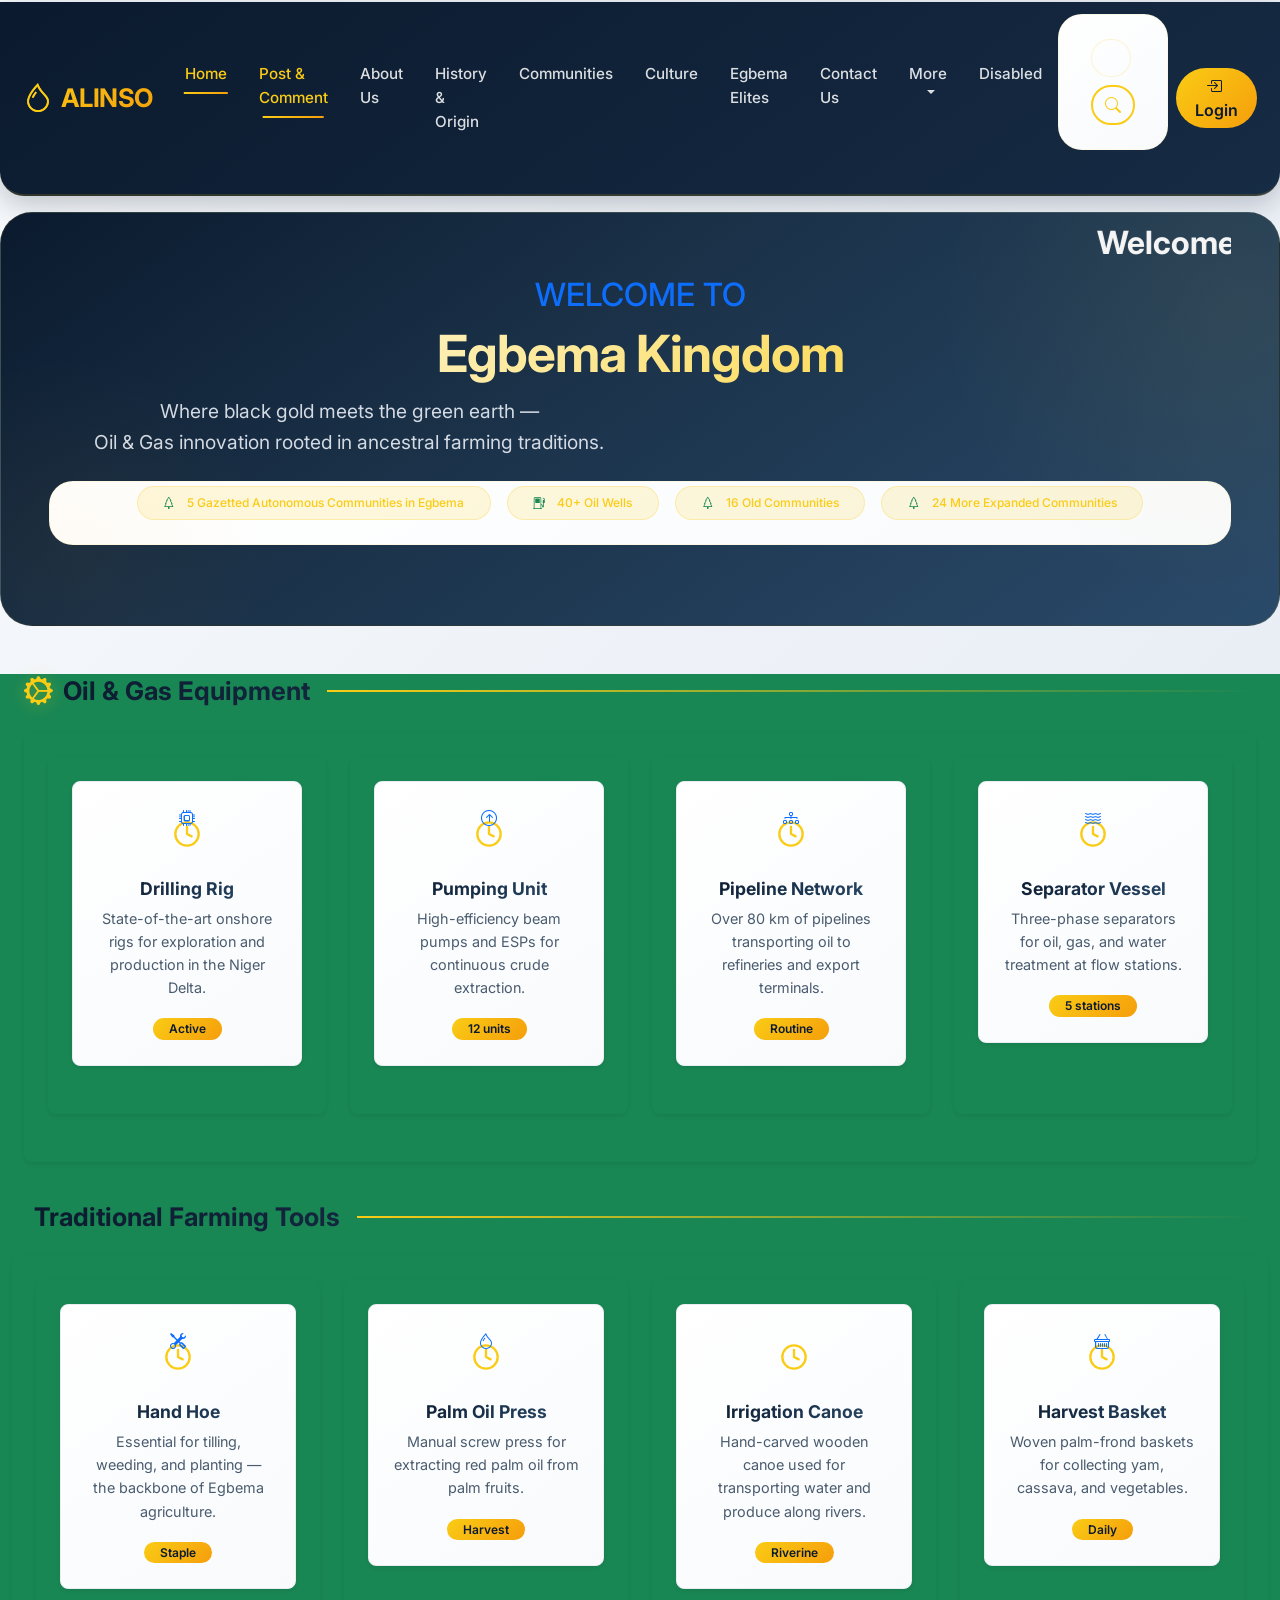
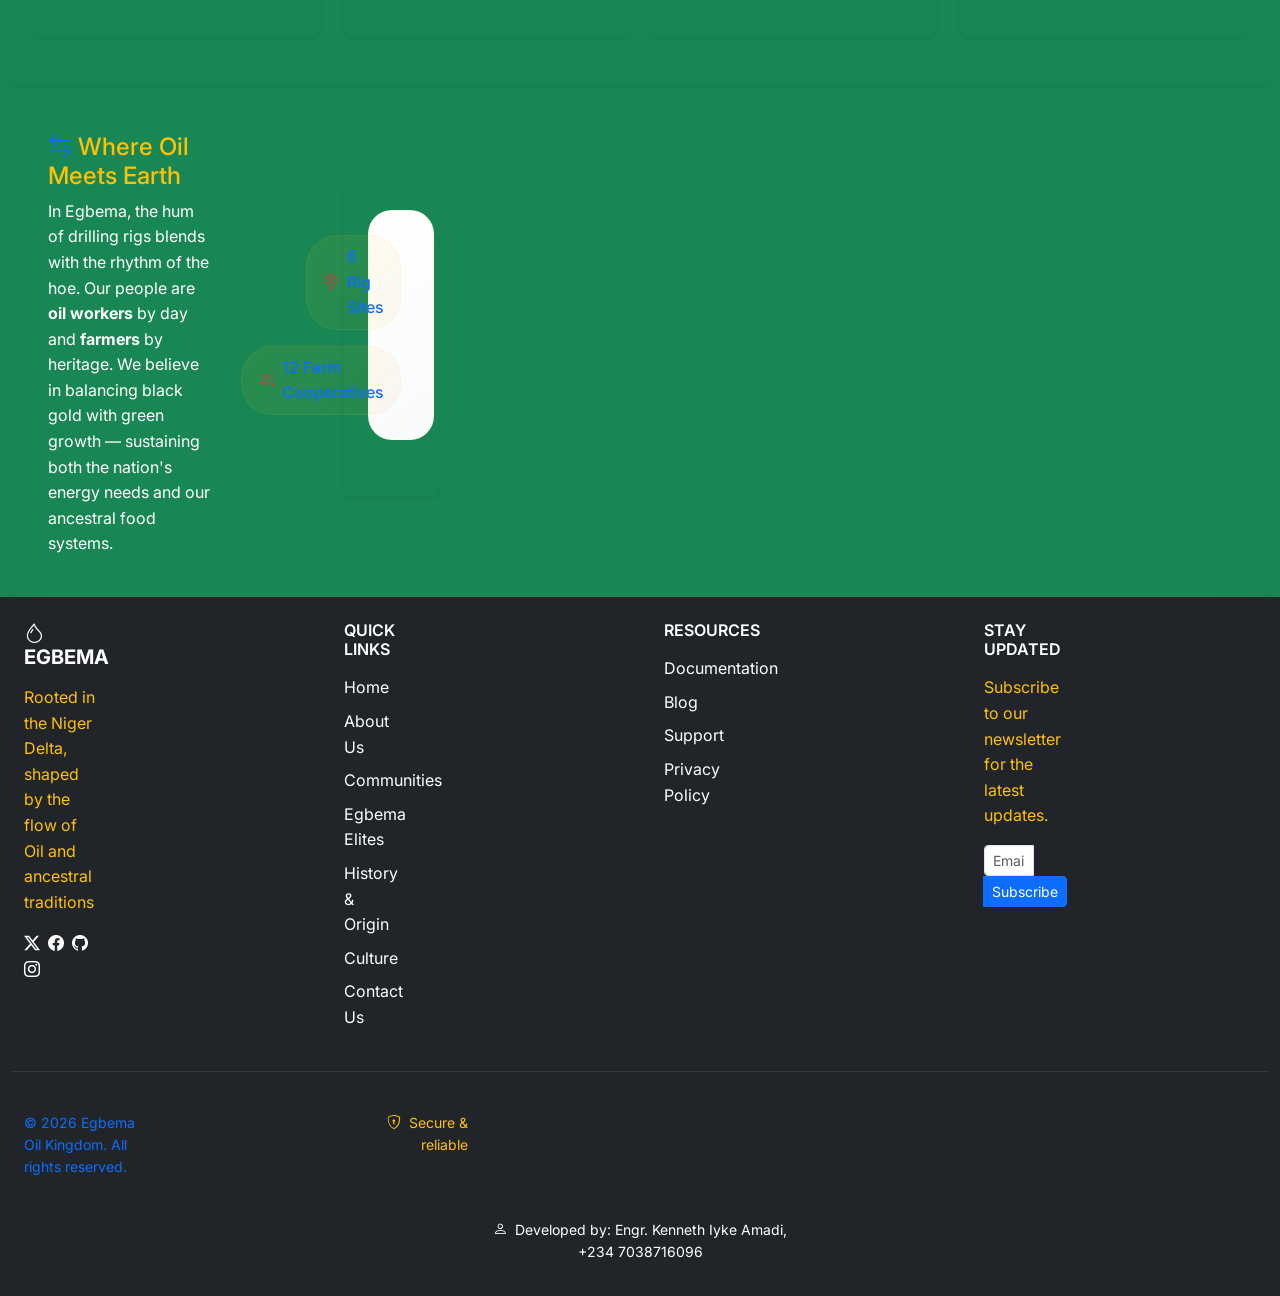
<file: html/index.html>
<!DOCTYPE html>
<html lang="en">
<head>
    <meta charset="UTF-8" />
    <meta name="viewport" content="width=device-width, initial-scale=1.0"/>
    <title>Egbema Oil Kingdom - Home</title>
    <!-- Bootstrap & Icons -->
    <link rel="stylesheet" href="https://cdn.jsdelivr.net/npm/bootstrap-icons@1.11.3/font/bootstrap-icons.min.css">
    <link href="https://cdn.jsdelivr.net/npm/bootstrap@5.3.2/dist/css/bootstrap.min.css" rel="stylesheet">
    <link href="https://fonts.googleapis.com/css2?family=Inter:opsz,wght@14..32,400;14..32,600;14..32,700&display=swap" rel="stylesheet">
    <link rel="stylesheet" href="https://cdn.jsdelivr.net/npm/bootstrap-icons@1.11.3/font/bootstrap-icons.min.css">
    <link rel="stylesheet" href="../css/index.css">
   
</head>
<body>

<div class="container-fluid p-0">

    <!-- ===== NAVBAR ===== -->
    <nav class="navbar bg-dark navbar-expand-lg navbar-dark">
        <div class="container-fluid px-4">
            <a class="navbar-brand text-warning" href="index.html">
                <i class="bi bi-droplet text-primary"></i>ALINSO
            </a>
            <button class="navbar-toggler" type="button" data-bs-toggle="collapse" data-bs-target="#navbarMain" 
                    aria-controls="navbarMain" aria-expanded="false" aria-label="Toggle navigation">
                <span class="navbar-toggler-icon"></span>
            </button>
            <div class="collapse navbar-collapse" id="navbarMain">
                <ul class="navbar-nav me-auto mb-2 mb-lg-0">
                    <li class="nav-item"><a class="nav-link active" href="index.html">Home</a></li>
                    <li class="nav-item text-warning"><a class="nav-link active" href="https://kenesmond.blogspot.com">Post & Comment</a></li>
                    <li class="nav-item"><a class="nav-link" href="about.html">About Us</a></li>
                    <li class="nav-item"><a class="nav-link" href="history.html">History & Origin</a></li>
                    <li class="nav-item"><a class="nav-link" href="community.html">Communities</a></li>
                    <li class="nav-item"><a class="nav-link" href="culture.html">Culture</a></li>
                    <li class="nav-item"><a class="nav-link" href="elite.html">Egbema Elites</a></li>
                    <li class="nav-item"><a class="nav-link" href="contact.html">Contact Us</a></li>
                    <li class="nav-item dropdown">
                        <a class="nav-link dropdown-toggle" href="#" id="navbarDropdown" role="button" 
                           data-bs-toggle="dropdown" aria-expanded="false">More</a>
                        <ul class="dropdown-menu" aria-labelledby="navbarDropdown">
                            <li><a class="dropdown-item" href="https://kenesmond.blogspot.com">Action</a></li>
                            <li><a class="dropdown-item" href="https://kenesmond.blogspot.com">Another action</a></li>
                            <li><hr class="dropdown-divider"></li>
                            <li><a class="dropdown-item" href="#">Something else</a></li>
                        </ul>
                    </li>
                    <li class="nav-item"><a class="nav-link disabled" href="#" tabindex="-1">Disabled</a></li>
                </ul>
                <form class="d-flex me-2" role="search">
                    <input class="form-control me-1" type="search" placeholder="Search" aria-label="Search" style="max-width:160px;">
                    <button class="btn btn-outline-primary" type="submit"><i class="bi bi-search"></i></button>
                </form>
                <button class="btn btn-primary" type="button"><i class="bi bi-box-arrow-in-right me-1"></i>Login</button>
            </div>
        </div>
    </nav>

    <!-- ===== HERO ===== -->
    <div class="hero text-center py-5 bg-dark mt-1 pt-1">
        <marquee style="font-size: 2em; color: whitesmoke; font-weight: bold;">
         Welcome To Egbema Oil Region - Where Tradition Meets Prosperity!
        </marquee>
        <h2 class="text-primary font-weight: bold;">WELCOME TO</h2>
        <h1 class="display-4 text-warning font-weight: bold;">Egbema Kingdom</h1>
        <p class="sub color: whitesmoke ">Where black gold meets the green earth — <br>Oil &amp; Gas innovation rooted in ancestral farming traditions.</p>
        <div class="d-flex flex-wrap justify-content-center gap-3 mt-1 pt-1">
            <span class="badge bg-success px-4 py-2 rounded-pill text-white"><i class="bi bi-tree me-1 text-success"></i> 5 Gazetted Autonomous Communities in Egbema</span>
            <span class="badge bg-success px-4 py-2 rounded-pill text-white"><i class="bi bi-fuel-pump me-1 text-success"></i> 40+ Oil Wells</span>
            <span class="badge bg-success px-4 py-2 rounded-pill text-white"><i class="bi bi-tree me-1 text-success"></i>16 Old Communities</span>
            <span class="badge bg-success px-4 py-2 rounded-pill text-white"><i class="bi bi-tree me-1 text-success"></i> 24 More Expanded Communities</span>

        </div>
    </div>


    <!-- ===== OIL EQUIPMENT ===== -->
    <div class="container bg-success border-radius:10px;">
        <h3 class="section-title text-warning text-center"><i class="bi bi-gear-wide-connected text-center"></i> Oil &amp; Gas Equipment</h3>
        <div class="rows  mb-4 p-4 rounded-3 shadow-sm">
            <div class="col mb-4 p-4 rounded-3 shadow-sm">
                <div class="equipment-card mb-4 p-4 rounded-3 shadow-sm">
                    <div class="icon"><i class="bi bi-cpu text-primary"></i></div>
                    <h5 class="text-warning">Drilling Rig</h5>
                    <p>State-of-the-art onshore rigs for exploration and production in the Niger Delta.</p>
                    <span class="badge">Active</span>
                </div>
            </div>
            <div class="col mb-4 p-4 rounded-3 shadow-sm ">
                <div class="equipment-card mb-4 p-4 rounded-3 shadow-sm">
                    <div class="icon"><i class="bi bi-arrow-up-circle text-primary"></i></div>
                    <h5 class="text-warning">Pumping Unit</h5>
                    <p>High-efficiency beam pumps and ESPs for continuous crude extraction.</p>
                    <span class="badge">12 units</span>
                </div>
            </div>
            <div class="col mb-4 p-4 rounded-3 shadow-sm">
                <div class="equipment-card mb-4 p-4 rounded-3 shadow-sm">
                    <div class="icon"><i class="bi bi-diagram-3 text-primary"></i></div>
                    <h5 class="text-warning">Pipeline Network</h5>
                    <p>Over 80 km of pipelines transporting oil to refineries and export terminals.</p>
                    <span class="badge">Routine</span>
                </div>
            </div>
            <div class="col mb-4 p-4 rounded-3 shadow-sm">
                <div class="equipment-card mb-4 p-4 rounded-3 shadow-sm">
                    <div class="icon"><i class="bi bi-water text-primary"></i></div>
                    <h5 class="text-warning">Separator Vessel</h5>
                    <p>Three-phase separators for oil, gas, and water treatment at flow stations.</p>
                    <span class="badge">5 stations</span>
                </div>
            </div>
        </div>

        <!-- ===== FARMING TOOLS ===== -->
        <h3 class="section-title farming-title text-danger text-center"><i class="bi bi-seedling text-primary"></i> Traditional Farming Tools</h3>
        <div class="row mb-4 p-4 rounded-3 shadow-sm">
            <div class="col mb-4 p-4 rounded-3 shadow-sm">
                <div class="farming-card mb-4 p-4 rounded-3 shadow-sm">
                    <div class="icon"><i class="bi bi-tools text-primary"></i></div>
                    <h5 class="text-warning">Hand Hoe</h5>
                    <p>Essential for tilling, weeding, and planting — the backbone of Egbema agriculture.</p>
                    <span class="badge">Staple</span>
                </div>
            </div>
            <div class="col mb-4 p-4 rounded-3 shadow-sm">
                <div class="farming-card mb-4 p-4 rounded-3 shadow-sm">
                    <div class="icon"><i class="bi bi-droplet text-primary"></i></div>
                    <h5 class="text-warning">Palm Oil Press</h5>
                    <p>Manual screw press for extracting red palm oil from palm fruits.</p>
                    <span class="badge">Harvest</span>
                </div>
            </div>
            <div class="col mb-4 p-4 rounded-3 shadow-sm">
                <div class="farming-card mb-4 p-4 rounded-3 shadow-sm">
                    <div class="icon"><i class="bi bi-boat text-primary"></i></div>
                    <h5 class="text-warning">Irrigation Canoe</h5>
                    <p>Hand-carved wooden canoe used for transporting water and produce along rivers.</p>
                    <span class="badge">Riverine</span>
                </div>
            </div>
            <div class="col mb-4 p-4 rounded-3 shadow-sm">
                <div class="farming-card mb-4 p-4 rounded-3 shadow-sm">
                    <div class="icon"><i class="bi bi-basket text-primary"></i></div>
                    <h5 class="text-warning">Harvest Basket</h5>
                    <p>Woven palm-frond baskets for collecting yam, cassava, and vegetables.</p>
                    <span class="badge">Daily</span>
                </div>
            </div>
        </div>

        <!-- ===== CULTURAL BRIDGE ===== -->
        <div class="bridge-row row align-items-center mb-4 p-4 rounded-3 shadow-sm">
            <div class="col-lg-8">
                <h4 class="text-warning text-center>"><i class="bi bi-arrow-left-right text-primary text-ceter"></i> Where Oil Meets Earth</h4>
                <p class="text-white">
                    In Egbema, the hum of drilling rigs blends with the rhythm of the hoe. Our people are 
                    <strong>oil workers</strong> by day and <strong>farmers</strong> by heritage. We believe in 
                    balancing <span class="gold">black gold</span> with 
                    <span class="gold">green growth</span> — 
                    sustaining both the nation's energy needs and our ancestral food systems.
                </p>
            </div>
            <div class="col-lg-4 mb-4 p-4 rounded-3 shadow-sm">
                <div class="d-flex flex-wrap gap-3 justify-content-lg-end">
                    <span class="text-primary"><i class="bi bi-geo-alt text-danger"></i > 6 Rig Sites</span>
                    <span class="text-primary"><i class="bi bi-people text-danger"></i > 12 Farm Cooperatives</span>
                </div>
            </div>
        </div>
    </div>

    <!-- ===== FOOTER ===== -->
    <footer class="bg-dark text-white pt-0.1 pb-3">
    <div class="container">
        <div class="row g-4 pb-4 border-bottom border-secondary border-opacity-25">
            <div class="col-md-4">
                <h5 class="text-uppercase fw-bold mb-3">
                    <i class="bi bi-droplet me-2"></i>EGBEMA
                </h5>
                <p class="text-warning font-size: 0.95rem">
                    Rooted in the Niger Delta, shaped by the flow of Oil and ancestral traditions
                </p>
                <div class="mt-2">
                    <a href="#" class="social-icon me-1"><i class="bi bi-twitter-x"></i></a>
                    <a href="#" class="social-icon me-1"><i class="bi bi-facebook"></i></a>
                    <a href="#" class="social-icon me-1"><i class="bi bi-github"></i></a>
                    <a href="#" class="social-icon"><i class="bi bi-instagram"></i></a>
                </div>
            </div>
            <div class="col-md-2">
                <h6 class="text-uppercase fw-semibold mb-3">Quick links</h6>
                <ul class="list-unstyled">
                    <li class="mb-2"><a href="index.html" class="footer-link">Home</a></li>
                    <li class="mb-2"><a href="about.html" class="footer-link">About Us</a></li>
                    <li class="mb-2"><a href="community.html" class="footer-link">Communities</a></li>
                    <li class="mb-2"><a href="elite.html" class="footer-link">Egbema Elites</a></li>
                    <li class="mb-2"><a href="history.html" class="footer-link">History & Origin</a></li>
                    <li class="mb-2"><a href="culture.html" class="footer-link">Culture</a></li>
                    <li class="mb-2"><a href="contact.html" class="footer-link">Contact Us</a></li>
                </ul>
            </div>
            <div class="col-md-3">
                <h6 class="text-uppercase fw-semibold mb-3">Resources</h6>
                <ul class="list-unstyled">
                    <li class="mb-2"><a href="https://kenesmond.blogspot.com" class="footer-link">Documentation</a></li>
                    <li class="mb-2"><a href="https://kenesmond.blogspot.com" class="footer-link">Blog</a></li>
                    <li class="mb-2"><a href="https://kenesmond.blogspot.com" class="footer-link">Support</a></li>
                    <li class="mb-2"><a href="#" class="footer-link">Privacy Policy</a></li>
                </ul>
            </div>
            <div class="col-md-3">
                <h6 class="text-uppercase fw-semibold mb-3">Stay updated</h6>
                <p class="text-warning">Subscribe to our newsletter for the latest updates.</p>
                <form>
                    <div class="input-group">
                        <input type="email" class="form-control form-control-sm" placeholder="Email" aria-label="Email">
                        <button class="btn btn-primary btn-sm" type="button">Subscribe</button>
                    </div>
                </form>
            </div>
        </div>
        <div class="row mt-3">
            <div class="col-md-6 text-center text-md-start">
                <p class="small text-primary mb-0">
                    &copy; <span id="currentYear"></span> Egbema Oil Kingdom. All rights reserved.
                </p>
            </div>
            <div class="col-md-6 text-center text-md-end">
                <p class="small text-warning -emphasis mb-0">
                    <i class="bi bi-shield-lock me-1"></i> Secure &amp; reliable
                </p>
            </div>
        </div>
        <p class="text-white-emphasis small mt-2 text-center">
            <i class="bi bi-person me-1"></i> Developed by: Engr. Kenneth Iyke Amadi, <br>+234 7038716096
        </p>
    </div>
</footer>
</div>

<!-- Bootstrap JS -->
<script src="https://cdn.jsdelivr.net/npm/bootstrap@5.3.2/dist/js/bootstrap.bundle.min.js"></script>
 <script src="../javascript/index.js"></script>
 <script>
    document.addEventListener('DOMContentLoaded', function() {
    'use strict';

    // =============================================
    // 1. MOBILE MENU - Collapse on link click
    // =============================================
    const navbarToggler = document.querySelector('.navbar-toggler');
    const navbarCollapse = document.querySelector('#navbarMain');
    const navLinks = document.querySelectorAll('.navbar-nav .nav-link');

    // Close mobile menu when a nav link is clicked
    navLinks.forEach(link => {
        link.addEventListener('click', function(e) {
            // Check if the link is a dropdown toggle - don't collapse if it is
            if (this.classList.contains('dropdown-toggle')) {
                return;
            }
            
            // Check if the link has dropdown-menu (parent) - don't collapse for dropdown items
            if (this.closest('.dropdown-menu')) {
                return;
            }

            // If navbar is expanded (mobile view), collapse it
            if (navbarCollapse && navbarCollapse.classList.contains('show')) {
                const bsCollapse = bootstrap.Collapse.getInstance(navbarCollapse);
                if (bsCollapse) {
                    bsCollapse.hide();
                } else {
                    // Fallback: toggle the class
                    navbarCollapse.classList.remove('show');
                }
            }
        });
    });

    // =============================================
    // 2. LOGIN BUTTON - Modal or alert
    // =============================================
    const loginBtn = document.querySelector('.btn-primary[type="button"]');
    if (loginBtn) {
        // Check if it's the login button (contains "Login" text)
        if (loginBtn.textContent.trim().includes('Login')) {
            loginBtn.addEventListener('click', function(e) {
                e.preventDefault();
                
                // Create a simple login modal dynamically
                const existingModal = document.querySelector('#loginModal');
                if (existingModal) {
                    existingModal.remove();
                }

                const modalHTML = `
                    <div class="modal fade" id="loginModal" tabindex="-1" aria-labelledby="loginModalLabel" aria-hidden="true">
                        <div class="modal-dialog modal-dialog-centered">
                            <div class="modal-content" style="background: #0b1a2e; color: #fff; border-radius: 1.5rem; border: 1px solid #1e2f42;">
                                <div class="modal-header" style="border-bottom: 1px solid #1e2f42;">
                                    <h5 class="modal-title" id="loginModalLabel" style="color: #facc15;">
                                        <i class="bi bi-person-circle me-2"></i>Login to Egbema
                                    </h5>
                                    <button type="button" class="btn-close btn-close-white" data-bs-dismiss="modal" aria-label="Close"></button>
                                </div>
                                <div class="modal-body">
                                    <form id="loginForm">
                                        <div class="mb-3">
                                            <label for="loginEmail" class="form-label" style="color: rgba(255,255,255,0.7);">Email address</label>
                                            <input type="email" class="form-control" id="loginEmail" placeholder="name@example.com" 
                                                   style="background: rgba(255,255,255,0.08); border: 1px solid #1e2f42; color: #fff; border-radius: 1rem;">
                                        </div>
                                        <div class="mb-3">
                                            <label for="loginPassword" class="form-label" style="color: rgba(255,255,255,0.7);">Password</label>
                                            <input type="password" class="form-control" id="loginPassword" placeholder="Enter your password"
                                                   style="background: rgba(255,255,255,0.08); border: 1px solid #1e2f42; color: #fff; border-radius: 1rem;">
                                        </div>
                                        <div class="mb-3 form-check">
                                            <input type="checkbox" class="form-check-input" id="rememberMe" style="border-color: #1e2f42;">
                                            <label class="form-check-label" for="rememberMe" style="color: rgba(255,255,255,0.6);">Remember me</label>
                                        </div>
                                        <button type="submit" class="btn w-100" style="background: #facc15; color: #0b1a2e; font-weight: 600; border-radius: 2rem; padding: 0.6rem;">
                                            <i class="bi bi-box-arrow-in-right me-2"></i>Sign In
                                        </button>
                                    </form>
                                    <div class="text-center mt-3">
                                        <a href="#" style="color: rgba(255,255,255,0.5); font-size: 0.9rem; text-decoration: none;">Forgot password?</a>
                                        <span style="color: rgba(255,255,255,0.2); margin: 0 0.5rem;">|</span>
                                        <a href="#" style="color: rgba(255,255,255,0.5); font-size: 0.9rem; text-decoration: none;">Create account</a>
                                    </div>
                                </div>
                            </div>
                        </div>
                    </div>
                `;

                document.body.insertAdjacentHTML('beforeend', modalHTML);
                
                // Initialize and show the modal
                const modalElement = document.querySelector('#loginModal');
                const modal = new bootstrap.Modal(modalElement);
                modal.show();

                // Handle login form submission
                const loginForm = document.querySelector('#loginForm');
                if (loginForm) {
                    loginForm.addEventListener('submit', function(e) {
                        e.preventDefault();
                        const email = document.querySelector('#loginEmail').value;
                        const password = document.querySelector('#loginPassword').value;
                        
                        if (email && password) {
                            // Simple demo feedback
                            alert(`Welcome back! (Demo login)\nEmail: ${email}`);
                            modal.hide();
                            // Optionally change button text
                            loginBtn.innerHTML = `<i class="bi bi-person-check me-1"></i>Logged In`;
                            loginBtn.style.background = '#2ecc71';
                            loginBtn.style.color = '#fff';
                            loginBtn.disabled = true;
                        } else {
                            alert('Please enter both email and password.');
                        }
                    });
                }

                // Clean up modal when hidden
                modalElement.addEventListener('hidden.bs.modal', function() {
                    if (document.querySelector('#loginModal')) {
                        document.querySelector('#loginModal').remove();
                    }
                });
            });
        }
    }

    // =============================================
    // 3. SEARCH BUTTON - Enhanced search functionality
    // =============================================
    const searchForm = document.querySelector('.d-flex[role="search"]');
    if (searchForm) {
        searchForm.addEventListener('submit', function(e) {
            e.preventDefault();
            const searchInput = this.querySelector('input[type="search"]');
            const query = searchInput.value.trim();
            
            if (query === '') {
                alert('Please enter a search term.');
                return;
            }

            // Simple search simulation
            const searchResults = performSearch(query);
            if (searchResults.length > 0) {
                let resultMessage = `🔍 Search results for "${query}":\n\n`;
                searchResults.forEach((result, index) => {
                    resultMessage += `${index + 1}. ${result}\n`;
                });
                alert(resultMessage);
            } else {
                alert(`No results found for "${query}".\nTry searching: oil, farming, community, history, culture, elite`);
            }
            
            searchInput.value = '';
        });

        // Also handle Enter key separately (already handled by form submit)
        const searchInput = searchForm.querySelector('input[type="search"]');
        if (searchInput) {
            searchInput.addEventListener('keypress', function(e) {
                if (e.key === 'Enter') {
                    searchForm.dispatchEvent(new Event('submit'));
                }
            });
        }
    }

    // =============================================
    // 4. SEARCH FUNCTION - Simulated search data
    // =============================================
    function performSearch(query) {
        const searchableContent = [
            'Oil wells in Egbema Kingdom',
            'Farming communities and agriculture',
            'History and origin of Egbema',
            'Egbema culture and traditions',
            'Egbema elite members and leaders',
            'Contact Egbema Oil Kingdom',
            'Oil drilling equipment and rigs',
            'Palm oil production',
            'Niger Delta oil exploration',
            'Egbema community development',
            'Traditional farming tools',
            'Oil and gas innovation',
            'Ancestral farming traditions',
            'Egbema oil discovery 1956',
            'Pipeline network and infrastructure',
            'Egbema farmers cooperative',
            'Cultural bridge oil and farming'
        ];

        const lowerQuery = query.toLowerCase();
        return searchableContent.filter(item => 
            item.toLowerCase().includes(lowerQuery)
        );
    }

    // =============================================
    // 5. FOOTER - Dynamic Year
    // =============================================
    const yearSpan = document.getElementById('currentYear');
    if (yearSpan) {
        yearSpan.textContent = new Date().getFullYear();
    }

    // =============================================
    // 6. CARD INTERACTIONS - Click to show details
    // =============================================
    const equipmentCards = document.querySelectorAll('.equipment-card');
    const farmingCards = document.querySelectorAll('.farming-card');

    // Equipment cards
    equipmentCards.forEach((card, index) => {
        card.addEventListener('click', function(e) {
            // Don't trigger if clicking on badge
            if (e.target.closest('.badge')) return;
            
            const title = this.querySelector('h5')?.textContent || 'Equipment';
            const desc = this.querySelector('p')?.textContent || 'No description';
            const badge = this.querySelector('.badge')?.textContent || 'Active';
            
            alert(`🛢️ ${title}\n\n${desc}\n\nStatus: ${badge}`);
        });
    });

    // Farming cards
    farmingCards.forEach((card, index) => {
        card.addEventListener('click', function(e) {
            if (e.target.closest('.badge')) return;
            
            const title = this.querySelector('h5')?.textContent || 'Tool';
            const desc = this.querySelector('p')?.textContent || 'No description';
            const badge = this.querySelector('.badge')?.textContent || 'Available';
            
            alert(`🌿 ${title}\n\n${desc}\n\nUsage: ${badge}`);
        });
    });

    // =============================================
    // 7. STATS ANIMATION - Simple counter effect
    // =============================================
    const statNumbers = document.querySelectorAll('.stat-number');
    
    // Check if we should animate (visible on page load)
    const observer = new IntersectionObserver((entries) => {
        entries.forEach(entry => {
            if (entry.isIntersecting) {
                const el = entry.target;
                const text = el.textContent;
                // Only animate if it's a number with + or other suffix
                const numMatch = text.match(/(\d+)/);
                if (numMatch) {
                    const targetNum = parseInt(numMatch[1]);
                    const suffix = text.replace(/\d+/, '');
                    animateNumber(el, targetNum, suffix);
                }
                observer.unobserve(el);
            }
        });
    }, { threshold: 0.3 });

    statNumbers.forEach(el => {
        observer.observe(el);
    });

    function animateNumber(element, target, suffix = '') {
        const duration = 1000;
        const startTime = performance.now();
        const startValue = 0;

        function update(currentTime) {
            const elapsed = currentTime - startTime;
            const progress = Math.min(elapsed / duration, 1);
            
            // Easing function (easeOutQuad)
            const eased = 1 - (1 - progress) * (1 - progress);
            const current = Math.floor(eased * target);
            
            element.textContent = current + suffix;
            
            if (progress < 1) {
                requestAnimationFrame(update);
            } else {
                element.textContent = target + suffix;
            }
        }
        
        requestAnimationFrame(update);
    }

    // =============================================
    // 8. DROPDOWN - Fix for Bootstrap dropdowns
    // =============================================
    const dropdownToggles = document.querySelectorAll('.dropdown-toggle');
    dropdownToggles.forEach(toggle => {
        toggle.addEventListener('click', function(e) {
            // Bootstrap handles this, but we prevent default if needed
            // This ensures dropdown works properly with our other handlers
        });
    });

    // =============================================
    // 9. CONSOLE INFO - Developer credit
    // =============================================
    console.log('%c Egbema Oil Kingdom ', 'background: #0b1a2e; color: #facc15; font-size: 16px; font-weight: bold; padding: 8px 12px; border-radius: 4px;');
    console.log('%c Developed by: Engr. Kenneth Iyke Amadi ', 'background: #1a3148; color: #fff; font-size: 12px; padding: 4px 8px; border-radius: 4px;');
    console.log('%c +234 7038716096 ', 'color: #facc15; font-size: 12px;');

    // =============================================
    // 10. KEYBOARD SHORTCUTS
    // =============================================
    document.addEventListener('keydown', function(e) {
        // Ctrl+Shift+L or Alt+L - Open Login
        if ((e.ctrlKey && e.shiftKey && (e.key === 'l' || e.key === 'L')) || 
            (e.altKey && (e.key === 'l' || e.key === 'L'))) {
            e.preventDefault();
            if (loginBtn) {
                loginBtn.click();
            }
        }
        
        // Ctrl+Shift+S or Alt+S - Focus Search
        if ((e.ctrlKey && e.shiftKey && (e.key === 's' || e.key === 'S')) || 
            (e.altKey && (e.key === 's' || e.key === 'S'))) {
            e.preventDefault();
            const searchInput = document.querySelector('input[type="search"]');
            if (searchInput) {
                searchInput.focus();
                searchInput.select();
            }
        }
        
        // Escape - Close any open modals
        if (e.key === 'Escape') {
            const openModal = document.querySelector('.modal.show');
            if (openModal) {
                const modal = bootstrap.Modal.getInstance(openModal);
                if (modal) {
                    modal.hide();
                }
            }
        }
    });

    // =============================================
    // 11. SMOOTH SCROLL FOR NAV LINKS (same page)
    // =============================================
    const internalLinks = document.querySelectorAll('a[href^="#"]');
    internalLinks.forEach(link => {
        link.addEventListener('click', function(e) {
            const targetId = this.getAttribute('href');
            if (targetId !== '#') {
                const targetElement = document.querySelector(targetId);
                if (targetElement) {
                    e.preventDefault();
                    targetElement.scrollIntoView({ behavior: 'smooth', block: 'start' });
                }
            }
        });
    });

    // =============================================
    // 12. RESPONSIVE MENU - Fix for overlapping
    // =============================================
    function handleMenuOverflow() {
        if (window.innerWidth <= 768) {
            const navBar = document.querySelector('.navbar .container-fluid');
            if (navBar) {
                // Ensure the toggler and brand are properly positioned
                const brand = navBar.querySelector('.navbar-brand');
                const toggler = navBar.querySelector('.navbar-toggler');
                if (brand && toggler) {
                    // No extra styling needed - Bootstrap handles it
                }
            }
        }
    }

    // Run on load and resize
    handleMenuOverflow();
    window.addEventListener('resize', handleMenuOverflow);

    console.log('✅ Egbema Oil Kingdom loaded successfully!');
   });

 </script>

</body>
</html>
</file>
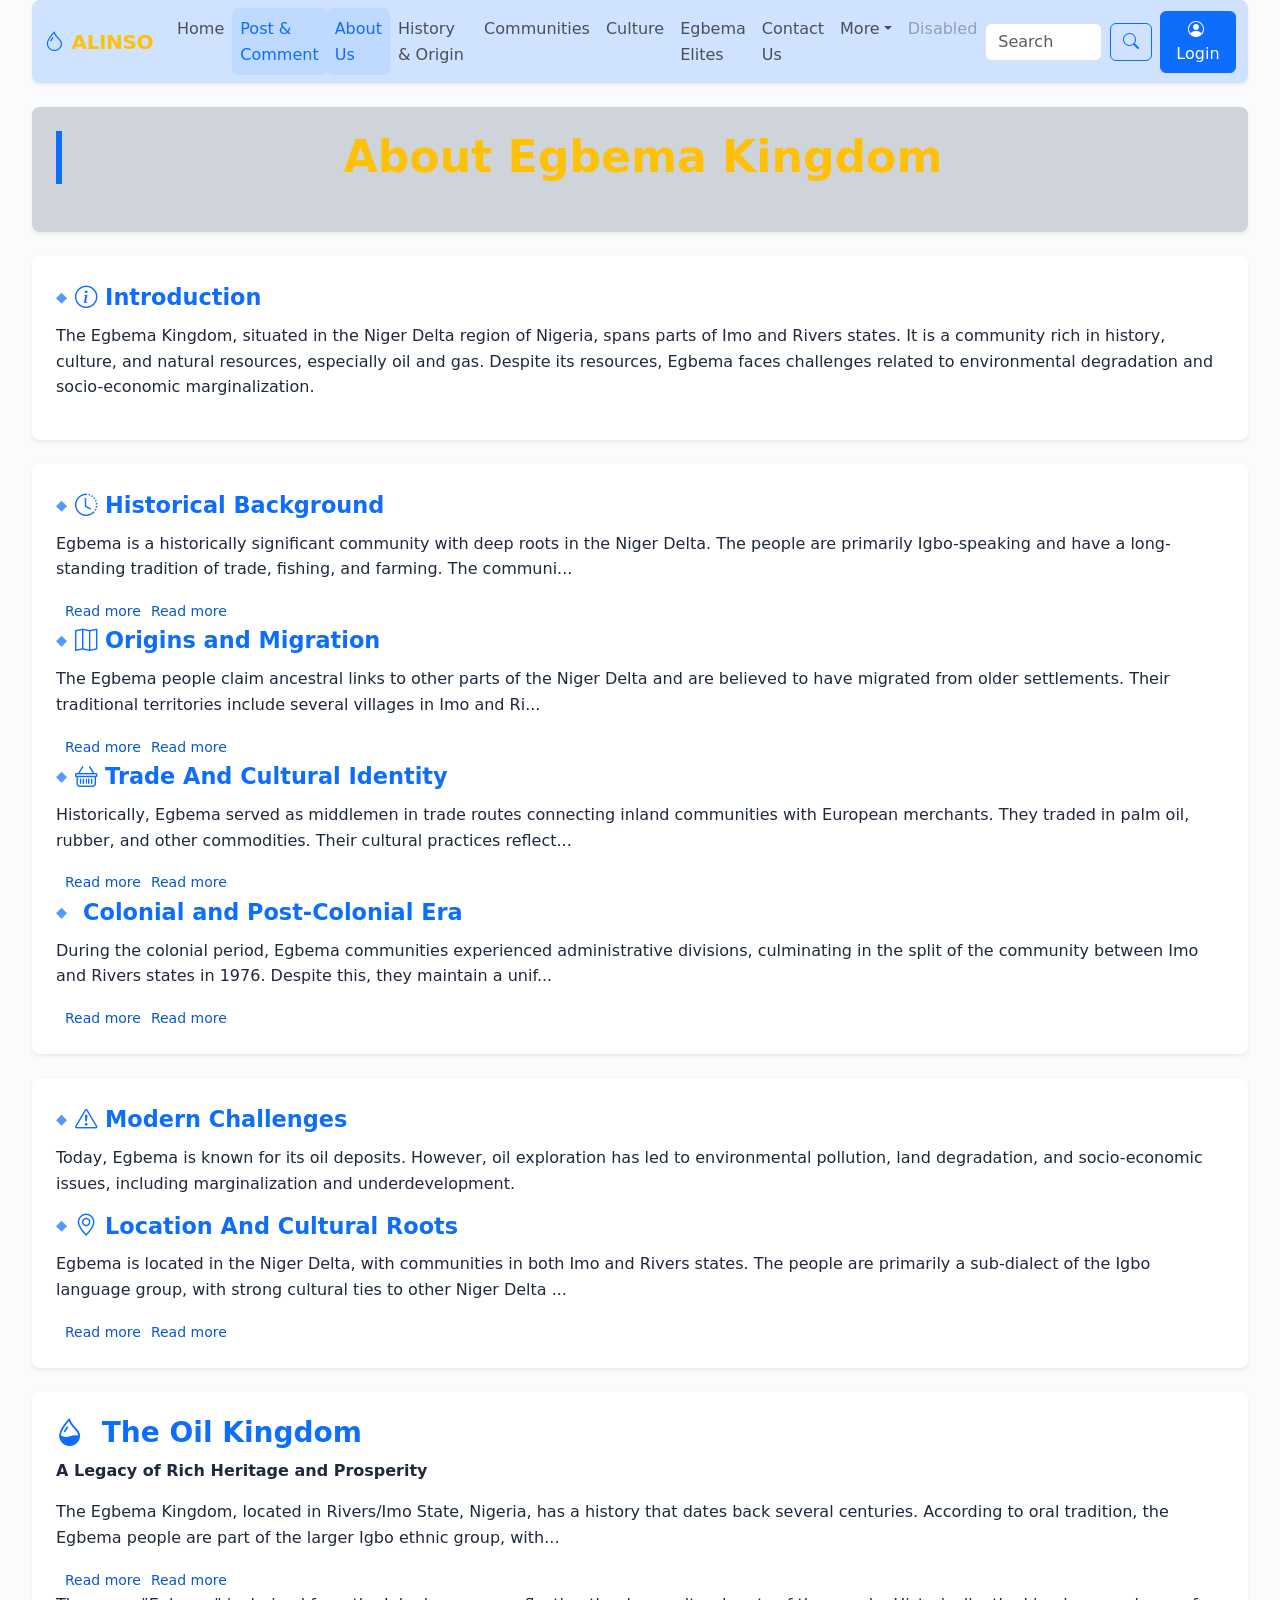
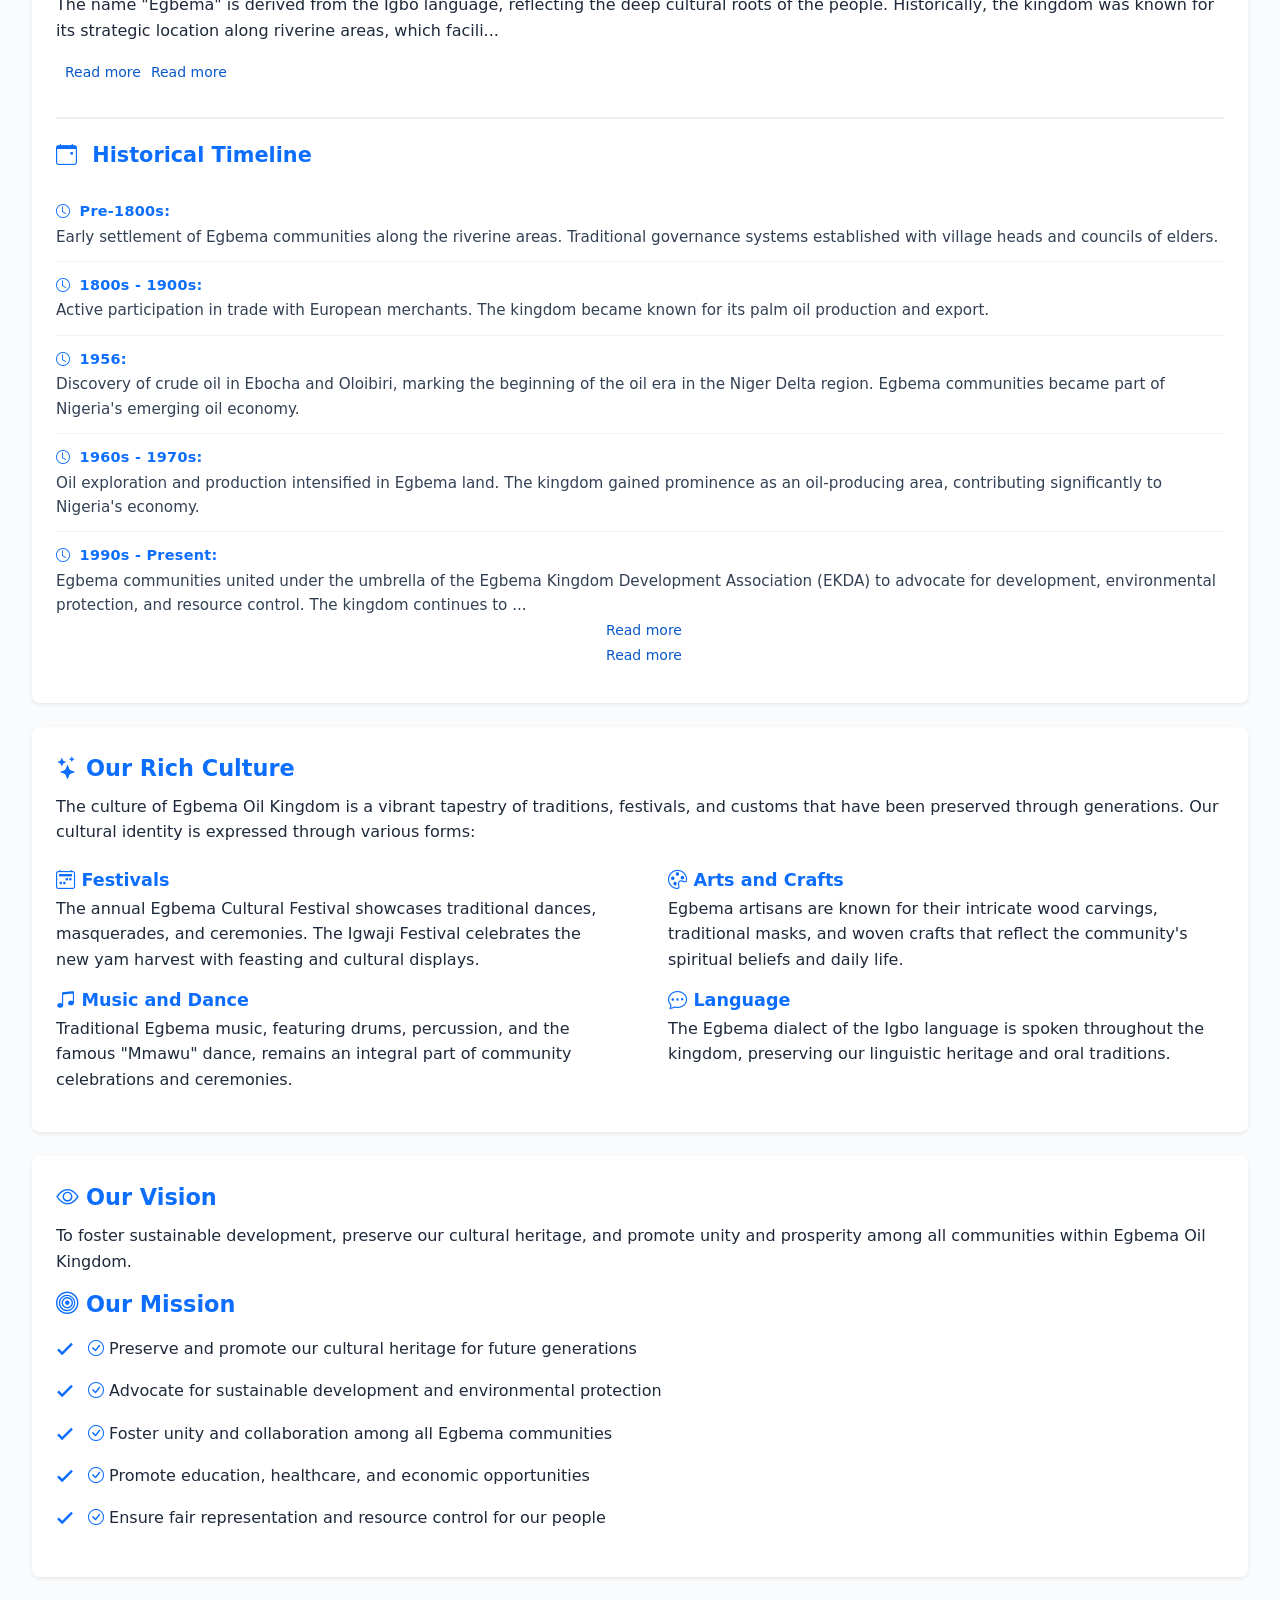
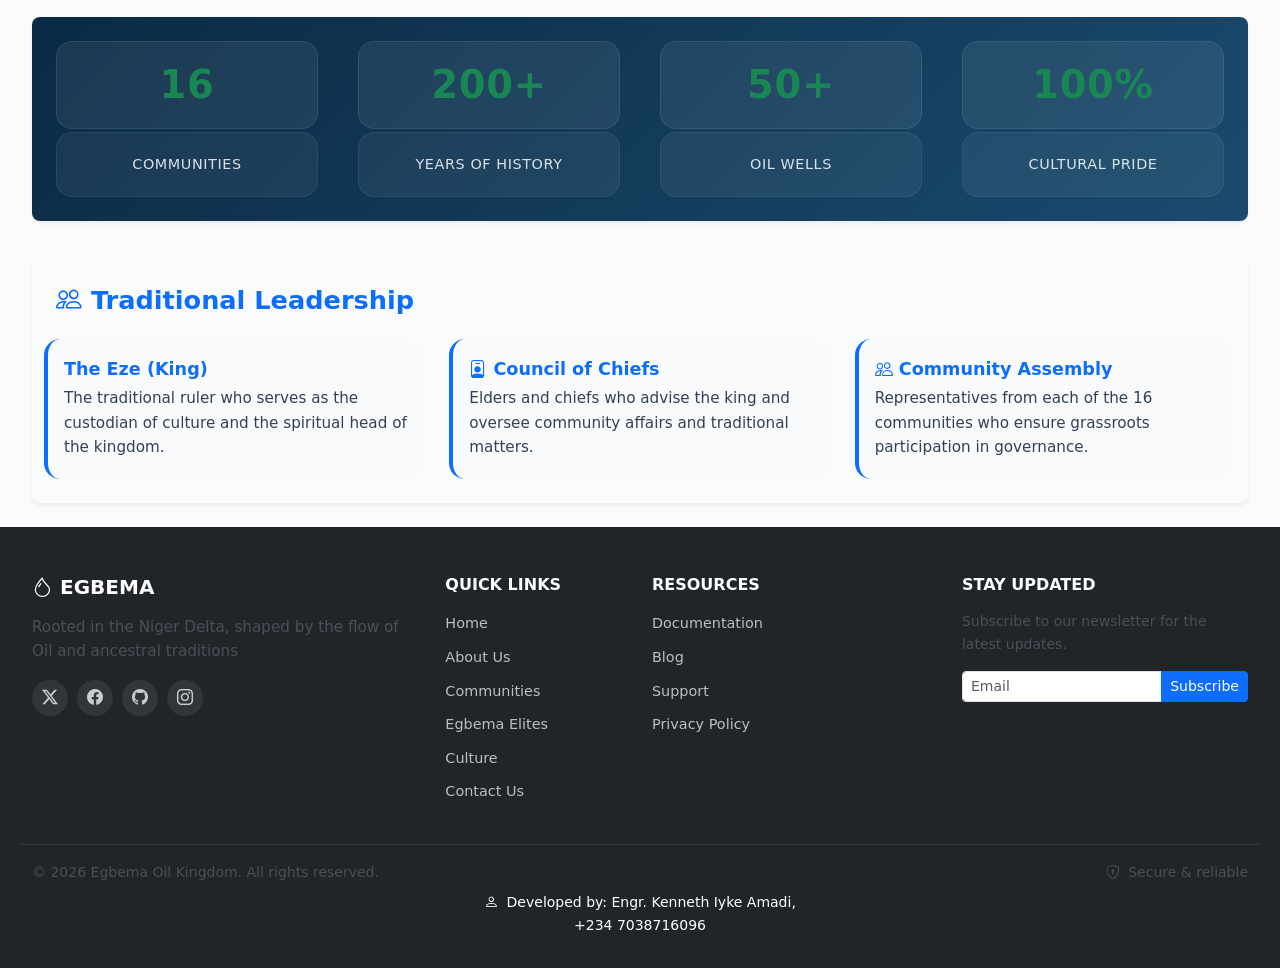
<file: html/about.html>
<!DOCTYPE html>
<html lang="en">
<head>
    <meta charset="UTF-8">
    <meta name="viewport" content="width=device-width, initial-scale=1.0">
    <title>Document</title>
    <link rel="stylesheet" href="https://cdn.jsdelivr.net/npm/bootstrap-icons@1.11.3/font/bootstrap-icons.min.css">
    <link href="https://cdn.jsdelivr.net/npm/bootstrap@5.3.2/dist/css/bootstrap.min.css" rel="stylesheet">
    <link href="https://cdn.jsdelivr.net/npm/bootstrap@5.3.2/dist/css/bootstrap.min.css" rel="stylesheet">
    <link rel="stylesheet" href="https://cdn.jsdelivr.net/npm/bootstrap-icons@1.11.3/font/bootstrap-icons.min.css">
    <link rel="stylesheet" href="../css/about.css">
</head>
<body>

<div class="container">

    <!-- ===== NAVBAR ===== -->
    <nav class="navbar navbar-expand-lg navbar-light rounded-3 shadow-sm mb-4 bg-primary-subtle">
        <div class="container-fluid">
            <a class="navbar-brand text-warning" href="#">
                <i class="bi bi-droplet me-2 text-primary"></i>ALINSO
            </a>
            <button class="navbar-toggler" type="button" data-bs-toggle="collapse" data-bs-target="#navbarMain" 
                    aria-controls="navbarMain" aria-expanded="false" aria-label="Toggle navigation">
                <span class="navbar-toggler-icon"></span>
            </button>
            <div class="collapse navbar-collapse" id="navbarMain">
                <ul class="navbar-nav me-auto mb-2 mb-lg-0">
                    <li class="nav-item"><a class="nav-link" href="index.html">Home</a></li>
                    <li class="nav-item text-warning"><a class="nav-link active" href="https://kenesmond.blogspot.com">Post & Comment</a></li>

                    <li class="nav-item"><a class="nav-link active" href="about.html">About Us</a></li>
                    <li class="nav-item"><a class="nav-link" href="history.html">History & Origin</a></li>
                    <li class="nav-item"><a class="nav-link" href="community.html">Communities</a></li>
                    <li class="nav-item"><a class="nav-link" href="culture.html">Culture</a></li>
                    <li class="nav-item"><a class="nav-link" href="elite.html">Egbema Elites</a></li>
                    <li class="nav-item"><a class="nav-link" href="contact.html">Contact Us</a></li>
                    <li class="nav-item dropdown">
                        <a class="nav-link dropdown-toggle" href="#" id="navbarDropdown" role="button" 
                           data-bs-toggle="dropdown" aria-expanded="false">More</a>
                        <ul class="dropdown-menu" aria-labelledby="navbarDropdown">
                            <li><a class="dropdown-item" href="https://kenesmond.blogspot.com">Action</a></li>
                            <li><a class="dropdown-item" href="https://kenesmond.blogspot.com">Another action</a></li>
                            <li><hr class="dropdown-divider"></li>
                            <li><a class="dropdown-item" href="#">Something else</a></li>
                        </ul>
                    </li>
                    <li class="nav-item"><a class="nav-link disabled" href="#" tabindex="-1">Disabled</a></li>
                </ul>
                <form class="d-flex me-2" role="search">
                    <input class="form-control me-2" type="search" placeholder="Search" aria-label="Search" style="max-width:160px;">
                    <button class="btn btn-outline-primary" type="submit"><i class="bi bi-search"></i></button>
                </form>
                <button class="btn btn-primary" type="button"><i class="bi bi-person-circle me-1"></i>Login</button>
            </div>
        </div>
    </nav>

    <!-- ===== PAGE TITLE ===== -->
    <div class="egbema text-center mb-4 text-warning bg-dark-subtle p-4 rounded-3 shadow-sm">
        <h1 class="text-warning">About Egbema Kingdom</h1>
    </div>

    <!-- ===== INTRODUCTION ===== -->
    <div class="intro mb-4 p-4 rounded-3 shadow-sm">
        <h3 class="text-primary"><i class="bi bi-info-circle"></i> Introduction</h3>
        <p>The Egbema Kingdom, situated in the Niger Delta region of Nigeria, spans parts of Imo and Rivers states. It is a community rich in history, culture, and natural resources, especially oil and gas. Despite its resources, Egbema faces challenges related to environmental degradation and socio-economic marginalization.</p>
    </div>

    <!-- ===== HISTORICAL BACKGROUND ===== -->
    <div class="historic mb-4 p-4 rounded-3 shadow-sm">
        <h3 class="text-primary"><i class="bi bi-clock-history"></i> Historical Background</h3>
        <p>Egbema is a historically significant community with deep roots in the Niger Delta. The people are primarily Igbo-speaking and have a long-standing tradition of trade, fishing, and farming. The community's history is intertwined with early interactions with European traders, particularly the Portuguese, dating back to the 15th century.</p>

        <h3 class="text-primary"><i class="bi bi-map"></i> Origins and Migration</h3>
        <p>The Egbema people claim ancestral links to other parts of the Niger Delta and are believed to have migrated from older settlements. Their traditional territories include several villages in Imo and Rivers states, unified by shared language, culture, and history.</p>

        <h3 class="text-primary"><i class="bi bi-basket"></i> Trade And Cultural Identity</h3>
        <p>Historically, Egbema served as middlemen in trade routes connecting inland communities with European merchants. They traded in palm oil, rubber, and other commodities. Their cultural practices reflect a unique blend of Igbo traditions with Niger Delta influences.</p>

        <h3 class="text-primary"><i class="bi bi-building-column"></i> Colonial and Post-Colonial Era</h3>
        <p>During the colonial period, Egbema communities experienced administrative divisions, culminating in the split of the community between Imo and Rivers states in 1976. Despite this, they maintain a unified cultural identity.</p>
    </div>

    <!-- ===== CHALLENGES ===== -->
    <div class="challenges mb-4 p-4 rounded-3 shadow-sm">
        <h3 class="text-primary"><i class="bi bi-exclamation-triangle"></i> Modern Challenges</h3>
        <p>Today, Egbema is known for its oil deposits. However, oil exploration has led to environmental pollution, land degradation, and socio-economic issues, including marginalization and underdevelopment.</p>

        <h3 class="text-primary"><i class="bi bi-geo-alt"></i> Location And Cultural Roots</h3>
        <p>Egbema is located in the Niger Delta, with communities in both Imo and Rivers states. The people are primarily a sub-dialect of the Igbo language group, with strong cultural ties to other Niger Delta communities. They are distinct from the Ijaw Egbema group in Delta State.</p>
    </div>

    <!-- ===== ABOUT CARD / OIL KINGDOM ===== -->
    <div class="about-card mb-4 p-4 rounded-3 shadow-sm">
        <h3 class="text-primary"><i class="bi bi-droplet-half "></i> The Oil Kingdom</h3>
        <p><strong>A Legacy of Rich Heritage and Prosperity</strong></p>
        <p>The Egbema Kingdom, located in Rivers/Imo State, Nigeria, has a history that dates back several centuries. According to oral tradition, the Egbema people are part of the larger Igbo ethnic group, with migrations tracing back to ancient times. The kingdom was established as a cohesive political entity under a traditional ruler known as the "Eze" or "King," who served as the custodian of customs and the central authority in the community.</p>
        <p>The name "Egbema" is derived from the Igbo language, reflecting the deep cultural roots of the people. Historically, the kingdom was known for its strategic location along riverine areas, which facilitated trade and interaction with neighboring communities. The Egbema people were skilled fishermen, farmers, and traders, establishing a thriving economy long before the discovery of oil.</p>

        <div class="timeline">
            <h3 class="text-primary"><i class="bi bi-calendar-event text-primary"></i> Historical Timeline</h3>

            <div class="timeline-item">
                <span><i class="bi bi-clock me-1 text-primary "></i> Pre-1800s:</span>
                <p>Early settlement of Egbema communities along the riverine areas. Traditional governance systems established with village heads and councils of elders.</p>
            </div>
            <div class="timeline-item">
                <span><i class="bi bi-clock me-1 text-primary"></i> 1800s - 1900s:</span>
                <p>Active participation in trade with European merchants. The kingdom became known for its palm oil production and export.</p>
            </div>
            <div class="timeline-item">
                <span><i class="bi bi-clock me-1 text-primary"></i> 1956:</span>
                <p>Discovery of crude oil in Ebocha and Oloibiri, marking the beginning of the oil era in the Niger Delta region. Egbema communities became part of Nigeria's emerging oil economy.</p>
            </div>
            <div class="timeline-item">
                <span><i class="bi bi-clock me-1 text-primary"></i> 1960s - 1970s:</span>
                <p>Oil exploration and production intensified in Egbema land. The kingdom gained prominence as an oil-producing area, contributing significantly to Nigeria's economy.</p>
            </div>
            <div class="timeline-item">
                <span><i class="bi bi-clock me-1 text-primary"></i> 1990s - Present:</span>
                <p>Egbema communities united under the umbrella of the Egbema Kingdom Development Association (EKDA) to advocate for development, environmental protection, and resource control. The kingdom continues to preserve its cultural heritage while embracing modernization.</p>
            </div>
        </div>
    </div>

    <!-- ===== RICH CULTURE ===== -->
    <div class="Rich mb-4 p-4 rounded-3 shadow-sm">
        <h3 class="text-primary"><i class="bi bi-stars text-primary"></i> Our Rich Culture</h3>
        <p>The culture of Egbema Oil Kingdom is a vibrant tapestry of traditions, festivals, and customs that have been preserved through generations. Our cultural identity is expressed through various forms:</p>

        <div class="row">
            <div class="col-md-6">
                <h4 class="text-primary"><i class="bi bi-calendar2-week text-primary"></i> Festivals</h4>
                <p>The annual Egbema Cultural Festival showcases traditional dances, masquerades, and ceremonies. The Igwaji Festival celebrates the new yam harvest with feasting and cultural displays.</p>

                <h4 class="text-primary"><i class="bi bi-music-note-beamed text-primary"></i> Music and Dance</h4>
                <p>Traditional Egbema music, featuring drums, percussion, and the famous "Mmawu" dance, remains an integral part of community celebrations and ceremonies.</p>
            </div>
            <div class="col-md-6">
                <h4 class="text-primary"><i class="bi bi-palette text-primary"></i> Arts and Crafts</h4>
                <p>Egbema artisans are known for their intricate wood carvings, traditional masks, and woven crafts that reflect the community's spiritual beliefs and daily life.</p>

                <h4 class="text-primary"><i class="bi bi-chat-dots text-primary"></i> Language</h4>
                <p>The Egbema dialect of the Igbo language is spoken throughout the kingdom, preserving our linguistic heritage and oral traditions.</p>
            </div>
        </div>
    </div>

    <!-- ===== VISION & MISSION ===== -->
    <div class="vision mb-4 p-4 rounded-3 shadow-sm">
        <h3 class="text-primary"><i class="bi bi-eye text-primary"></i> Our Vision</h3>
        <p>To foster sustainable development, preserve our cultural heritage, and promote unity and prosperity among all communities within Egbema Oil Kingdom.</p>

        <h3 class="text-primary"><i class="bi bi-bullseye text-primary"></i> Our Mission</h3>
        <ul>
            <li><i class="bi bi-check-circle text-primary"></i> Preserve and promote our cultural heritage for future generations</li>
            <li><i class="bi bi-check-circle text-primary"></i> Advocate for sustainable development and environmental protection</li>
            <li><i class="bi bi-check-circle text-primary"></i> Foster unity and collaboration among all Egbema communities</li>
            <li><i class="bi bi-check-circle text-primary"></i> Promote education, healthcare, and economic opportunities</li>
            <li><i class="bi bi-check-circle text-primary"></i> Ensure fair representation and resource control for our people</li>
        </ul>
    </div>

    <!-- ===== STATISTICS ===== -->
    <div class="stats mb-4 p-4 rounded-3 shadow-sm">
        <div class="row">
            <div>
                <div class="stat-number text-success">16</div>
                <div class="stat-label">Communities</div>
            </div>
            <div>
                <div class="stat-number text-success">200+</div>
                <div class="stat-label">Years of History</div>
            </div>
            <div>
                <div class="stat-number text-success">50+</div>
                <div class="stat-label">Oil Wells</div>
            </div>
            <div>
                <div class="stat-number text-success">100%</div>
                <div class="stat-label">Cultural Pride</div>
            </div>
        </div>
    </div>

    <!-- ===== TRADITIONAL LEADERSHIP ===== -->
    <div class="section mb-4 p-4 rounded-3 shadow-sm">
        <h3 class="text-primary"><i class="bi bi-people text-primary"></i> Traditional Leadership</h3>
        <div class="row">
            <div>
                <div>
                    <h4 class="text-primary"><i class="bi bi-crown text-primary"></i> The Eze (King)</h4>
                    <p>The traditional ruler who serves as the custodian of culture and the spiritual head of the kingdom.</p>
                </div>
            </div>
            <div>
                <div>
                    <h4 class="text-primary"><i class="bi bi-person-badge text-primary"></i> Council of Chiefs</h4>
                    <p>Elders and chiefs who advise the king and oversee community affairs and traditional matters.</p>
                </div>
            </div>
            <div>
                <div>
                    <h4 class="text-primary"><i class="bi bi-people text-primary"></i> Community Assembly</h4>
                    <p>Representatives from each of the 16 communities who ensure grassroots participation in governance.</p>
                </div>
            </div>
        </div>
    </div>

</div> <!-- end container -->

<!-- ===== FOOTER ===== -->
<footer class="bg-dark text-white pt-5 pb-3">
    <div class="container">
        <div class="row g-4 pb-4 border-bottom border-secondary border-opacity-25">
            <div class="col-md-4">
                <h5 class="text-uppercase fw-bold mb-3">
                    <i class="bi bi-droplet me-2"></i>EGBEMA
                </h5>
                <p class="text-light-emphasis" style="font-size: 0.95rem;">
                    Rooted in the Niger Delta, shaped by the flow of Oil and ancestral traditions
                </p>
                <div class="mt-2">
                    <a href="#" class="social-icon me-1"><i class="bi bi-twitter-x"></i></a>
                    <a href="#" class="social-icon me-1"><i class="bi bi-facebook"></i></a>
                    <a href="#" class="social-icon me-1"><i class="bi bi-github"></i></a>
                    <a href="#" class="social-icon"><i class="bi bi-instagram"></i></a>
                </div>
            </div>
            <div class="col-md-2">
                <h6 class="text-uppercase fw-semibold mb-3">Quick links</h6>
                <ul class="list-unstyled">
                    <li class="mb-2"><a href="index.html" class="footer-link">Home</a></li>
                    <li class="mb-2"><a href="about.html" class="footer-link">About Us</a></li>
                    <li class="mb-2"><a href="community.html" class="footer-link">Communities</a></li>
                    <li class="mb-2"><a href="elite.html" class="footer-link">Egbema Elites</a></li>
                    <li class="mb-2"><a href="culture.html" class="footer-link">Culture</a></li>
                    <li class="mb-2"><a href="contact.html" class="footer-link">Contact Us</a></li>
                </ul>
            </div>
            <div class="col-md-3">
                <h6 class="text-uppercase fw-semibold mb-3">Resources</h6>
                <ul class="list-unstyled">
                    <li class="mb-2"><a href="https://kenesmond.blogspot.com" class="footer-link">Documentation</a></li>
                    <li class="mb-2"><a href="https://kenesmond.blogspot.com" class="footer-link">Blog</a></li>
                    <li class="mb-2"><a href="https://kenesmond.blogspot.com" class="footer-link">Support</a></li>
                    <li class="mb-2"><a href="#" class="footer-link">Privacy Policy</a></li>
                </ul>
            </div>
            <div class="col-md-3">
                <h6 class="text-uppercase fw-semibold mb-3">Stay updated</h6>
                <p class="text-light-emphasis small">Subscribe to our newsletter for the latest updates.</p>
                <form>
                    <div class="input-group">
                        <input type="email" class="form-control form-control-sm" placeholder="Email" aria-label="Email">
                        <button class="btn btn-primary btn-sm" type="button">Subscribe</button>
                    </div>
                </form>
            </div>
        </div>
        <div class="row mt-3">
            <div class="col-md-6 text-center text-md-start">
                <p class="small text-light-emphasis mb-0">
                    &copy; <span id="currentYear"></span> Egbema Oil Kingdom. All rights reserved.
                </p>
            </div>
            <div class="col-md-6 text-center text-md-end">
                <p class="small text-light-emphasis mb-0">
                    <i class="bi bi-shield-lock me-1"></i> Secure &amp; reliable
                </p>
            </div>
        </div>
        <p class="text-white-emphasis small mt-2 text-center">
            <i class="bi bi-person me-1"></i> Developed by: Engr. Kenneth Iyke Amadi, <br>+234 7038716096
        </p>
    </div>
</footer>

<script src="https://cdn.jsdelivr.net/npm/bootstrap@5.3.2/dist/js/bootstrap.bundle.min.js"></script>
<script src="../javascript/about.js"></script>
<script>
    document.addEventListener('DOMContentLoaded', function() {
    "use strict";

    // =====================================================
    // 1. SET CURRENT YEAR IN FOOTER
    // =====================================================
    const yearSpan = document.getElementById('currentYear');
    if (yearSpan) {
        yearSpan.textContent = new Date().getFullYear();
    }

    // =====================================================
    // 2. SEARCH FORM FUNCTIONALITY
    // =====================================================
    const searchForm = document.querySelector('form.d-flex[role="search"]');
    if (searchForm) {
        const searchInput = searchForm.querySelector('input[type="search"]');
        
        searchForm.addEventListener('submit', function(e) {
            e.preventDefault();
            const query = searchInput ? searchInput.value.trim() : '';
            
            if (query === '') {
                showAlert('Please enter a search term.', 'warning');
                searchInput.focus();
            } else {
                // Search through content sections
                const contentSections = document.querySelectorAll('.intro, .historic, .challenges, .about-card, .Rich, .vision, .section');
                let found = 0;
                
                contentSections.forEach(section => {
                    const text = section.textContent.toLowerCase();
                    if (text.includes(query.toLowerCase())) {
                        section.style.backgroundColor = '#f0f8ff';
                        section.style.border = '2px solid #0a58ca';
                        section.style.borderRadius = '8px';
                        section.style.padding = '15px';
                        section.style.transition = 'all 0.3s ease';
                        found++;
                        
                        // Scroll to first match
                        if (found === 1) {
                            section.scrollIntoView({ behavior: 'smooth', block: 'center' });
                        }
                    } else {
                        section.style.backgroundColor = '';
                        section.style.border = 'none';
                        section.style.padding = '';
                    }
                });
                
                if (found > 0) {
                    showAlert(`Found ${found} section(s) matching "${query}"`, 'success');
                } else {
                    showAlert(`No content found matching "${query}"`, 'info');
                    // Reset styles
                    contentSections.forEach(section => {
                        section.style.backgroundColor = '';
                        section.style.border = 'none';
                        section.style.padding = '';
                    });
                }
            }
        });

        // Reset on clear
        if (searchInput) {
            searchInput.addEventListener('input', function() {
                if (this.value.trim() === '') {
                    const contentSections = document.querySelectorAll('.intro, .historic, .challenges, .about-card, .Rich, .vision, .section');
                    contentSections.forEach(section => {
                        section.style.backgroundColor = '';
                        section.style.border = 'none';
                        section.style.padding = '';
                    });
                }
            });
        }
    }

    // =====================================================
    // 3. LOGIN BUTTON FUNCTIONALITY
    // =====================================================
    const loginBtn = document.querySelector('.btn-primary:has(.bi-person-circle)');
    if (loginBtn) {
        loginBtn.addEventListener('click', function() {
            showAlert('Redirecting to login page...', 'primary');
        });
    }

    // =====================================================
    // 4. NEWSLETTER SUBSCRIPTION
    // =====================================================
    const newsletterForm = document.querySelector('footer form');
    if (newsletterForm) {
        const emailInput = newsletterForm.querySelector('input[type="email"]');
        const subscribeBtn = newsletterForm.querySelector('button[type="button"]');
        
        if (subscribeBtn) {
            subscribeBtn.type = 'submit';
        }

        newsletterForm.addEventListener('submit', function(e) {
            e.preventDefault();
            const email = emailInput ? emailInput.value.trim() : '';
            
            const emailRegex = /^[^\s@]+@[^\s@]+\.[^\s@]+$/;
            
            if (email === '') {
                showAlert('Please enter your email address.', 'warning');
                emailInput.focus();
            } else if (!emailRegex.test(email)) {
                showAlert('Please enter a valid email address.', 'danger');
                emailInput.focus();
                emailInput.select();
            } else {
                showAlert('Thank you for subscribing with: ' + email, 'success');
                emailInput.value = '';
            }
        });
    }

    // =====================================================
    // 5. NAVIGATION - Set active link
    // =====================================================
    const navLinks = document.querySelectorAll('.navbar-nav .nav-link:not(.disabled)');
    const currentPage = window.location.pathname.split('/').pop() || 'index.html';
    
    navLinks.forEach(link => {
        const href = link.getAttribute('href');
        if (href === currentPage || (currentPage === '' && href === 'index.html')) {
            link.classList.add('active');
            link.setAttribute('aria-current', 'page');
        }
        
        link.addEventListener('click', function(e) {
            navLinks.forEach(l => l.classList.remove('active'));
            this.classList.add('active');
        });
    });

    // =====================================================
    // 6. DROPDOWN ITEMS
    // =====================================================
    const dropdownItems = document.querySelectorAll('.dropdown-item');
    dropdownItems.forEach(item => {
        item.addEventListener('click', function(e) {
            e.preventDefault();
            const action = this.textContent.trim();
            showAlert('Action: "' + action + '" clicked', 'info');
        });
    });

    // =====================================================
    // 7. DISABLED LINK
    // =====================================================
    const disabledLink = document.querySelector('.nav-link.disabled');
    if (disabledLink) {
        disabledLink.addEventListener('click', function(e) {
            e.preventDefault();
            showAlert('This link is currently disabled.', 'secondary');
        });
    }

    // =====================================================
    // 8. SOCIAL ICONS
    // =====================================================
    const socialIcons = document.querySelectorAll('.social-icon');
    socialIcons.forEach(icon => {
        icon.addEventListener('click', function(e) {
            e.preventDefault();
            const iconClass = this.querySelector('i')?.className || '';
            let platform = 'social media';
            
            if (iconClass.includes('twitter')) platform = 'Twitter/X';
            else if (iconClass.includes('facebook')) platform = 'Facebook';
            else if (iconClass.includes('github')) platform = 'GitHub';
            else if (iconClass.includes('instagram')) platform = 'Instagram';
            
            showAlert('Opening ' + platform + ' page...', 'primary');
        });
    });

    // =====================================================
    // 9. FOOTER QUICK LINKS
    // =====================================================
    const footerLinks = document.querySelectorAll('.footer-link');
    footerLinks.forEach(link => {
        link.addEventListener('click', function(e) {
            const href = this.getAttribute('href');
            if (!href || href === '#') {
                e.preventDefault();
                showAlert('Page under construction: ' + this.textContent.trim(), 'warning');
            } else {
                showAlert('Navigating to: ' + this.textContent.trim(), 'info');
            }
        });
    });

    // =====================================================
    // 10. RESOURCES LINKS
    // =====================================================
    const resourceLinks = document.querySelectorAll('.col-md-3 .footer-link');
    resourceLinks.forEach(link => {
        link.addEventListener('click', function(e) {
            e.preventDefault();
            const page = this.textContent.trim();
            showAlert('📄 ' + page + ' page - Coming soon!', 'info');
        });
    });

    // =====================================================
    // 11. BRAND LOGO CLICK
    // =====================================================
    const brand = document.querySelector('.navbar-brand');
    if (brand) {
        brand.addEventListener('click', function(e) {
            e.preventDefault();
            showAlert('🏠 Returning to Home page...', 'primary');
        });
    }

    // =====================================================
    // 12. SCROLL TO TOP BUTTON
    // =====================================================
    const scrollBtn = document.createElement('button');
    scrollBtn.innerHTML = '<i class="bi bi-arrow-up"></i>';
    scrollBtn.id = 'scrollTopBtn';
    scrollBtn.style.cssText = `
        position: fixed;
        bottom: 30px;
        right: 30px;
        width: 50px;
        height: 50px;
        border-radius: 50%;
        background: #0a58ca;
        color: white;
        border: none;
        font-size: 20px;
        cursor: pointer;
        box-shadow: 0 4px 12px rgba(0,0,0,0.2);
        transition: all 0.3s ease;
        z-index: 1000;
        display: none;
        opacity: 0.8;
    `;
    document.body.appendChild(scrollBtn);

    scrollBtn.addEventListener('mouseenter', function() {
        this.style.opacity = '1';
        this.style.transform = 'scale(1.1)';
    });

    scrollBtn.addEventListener('mouseleave', function() {
        this.style.opacity = '0.8';
        this.style.transform = 'scale(1)';
    });

    scrollBtn.addEventListener('click', function() {
        window.scrollTo({ top: 0, behavior: 'smooth' });
    });

    window.addEventListener('scroll', function() {
        if (window.scrollY > 300) {
            scrollBtn.style.display = 'block';
        } else {
            scrollBtn.style.display = 'none';
        }
    });

    // =====================================================
    // 13. SECTION ANIMATION ON SCROLL
    // =====================================================
    const sections = document.querySelectorAll('.intro, .historic, .challenges, .about-card, .Rich, .vision, .section, .stats');
    
    const observer = new IntersectionObserver((entries) => {
        entries.forEach(entry => {
            if (entry.isIntersecting) {
                entry.target.style.transition = 'all 0.6s ease';
                entry.target.style.opacity = '1';
                entry.target.style.transform = 'translateY(0)';
            }
        });
    }, { threshold: 0.1 });

    sections.forEach(section => {
        section.style.opacity = '0';
        section.style.transform = 'translateY(30px)';
        observer.observe(section);
    });

    // =====================================================
    // 14. STATISTICS COUNTER ANIMATION
    // =====================================================
    const statNumbers = document.querySelectorAll('.stats .row > div > div > div:first-child');
    
    statNumbers.forEach(stat => {
        const originalText = stat.textContent.trim();
        const isPercentage = originalText.includes('%');
        const isPlus = originalText.includes('+');
        const numValue = parseInt(originalText.replace(/[^0-9]/g, ''));
        
        if (!isNaN(numValue)) {
            let current = 0;
            const target = numValue;
            const duration = 2000;
            const steps = 60;
            const increment = target / steps;
            
            stat.textContent = '0' + (isPercentage ? '%' : '') + (isPlus ? '+' : '');
            
            const counter = setInterval(() => {
                current += increment;
                if (current >= target) {
                    current = target;
                    clearInterval(counter);
                }
                const displayValue = Math.floor(current);
                stat.textContent = displayValue + (isPercentage ? '%' : '') + (isPlus ? '+' : '');
            }, duration / steps);
        }
    });

    // =====================================================
    // 15. TIMELINE INTERACTION
    // =====================================================
    const timelineItems = document.querySelectorAll('.timeline-item');
    timelineItems.forEach((item, index) => {
        item.style.cursor = 'pointer';
        item.style.transition = 'all 0.3s ease';
        
        item.addEventListener('mouseenter', function() {
            this.style.transform = 'translateX(10px)';
            this.style.backgroundColor = '#f8f9fa';
            this.style.borderRadius = '8px';
            this.style.padding = '10px 15px';
            this.style.borderLeft = '4px solid #0a58ca';
        });
        
        item.addEventListener('mouseleave', function() {
            this.style.transform = 'translateX(0)';
            this.style.backgroundColor = '';
            this.style.borderRadius = '';
            this.style.padding = '';
            this.style.borderLeft = '';
        });
        
        item.addEventListener('click', function() {
            const year = this.querySelector('span')?.textContent || 'Unknown year';
            const desc = this.querySelector('p')?.textContent || '';
            showAlert(`📅 ${year}\n${desc.substring(0, 100)}${desc.length > 100 ? '...' : ''}`, 'info');
        });
    });

    // =====================================================
    // 16. KEYBOARD SHORTCUTS
    // =====================================================
    document.addEventListener('keydown', function(e) {
        // Ctrl+Shift+S - Focus search
        if (e.ctrlKey && e.shiftKey && (e.key === 's' || e.key === 'S')) {
            e.preventDefault();
            const searchInput = document.querySelector('input[type="search"]');
            if (searchInput) {
                searchInput.focus();
                searchInput.select();
                showAlert('🔍 Search box focused', 'info');
            }
        }
        
        // Ctrl+Shift+A - Show about info
        if (e.ctrlKey && e.shiftKey && (e.key === 'a' || e.key === 'A')) {
            e.preventDefault();
            showAlert('📖 Egbema Oil Kingdom\nA legacy of rich heritage and prosperity in the Niger Delta.', 'primary');
        }

        // Escape key - Close alerts
        if (e.key === 'Escape') {
            const alerts = document.querySelectorAll('#alert-container .alert');
            if (alerts.length > 0) {
                const lastAlert = alerts[alerts.length - 1];
                lastAlert.classList.remove('show');
                setTimeout(() => lastAlert.remove(), 300);
            }
        }
    });

    // =====================================================
    // 17. SHOW ALERT FUNCTION
    // =====================================================
    function showAlert(message, type = 'info') {
        let alertContainer = document.getElementById('alert-container');
        if (!alertContainer) {
            alertContainer = document.createElement('div');
            alertContainer.id = 'alert-container';
            alertContainer.style.cssText = `
                position: fixed;
                top: 20px;
                right: 20px;
                z-index: 9999;
                max-width: 400px;
                width: 100%;
            `;
            document.body.appendChild(alertContainer);
        }

        const alertDiv = document.createElement('div');
        alertDiv.className = `alert alert-${type} alert-dismissible fade show`;
        alertDiv.role = 'alert';
        alertDiv.style.cssText = `
            box-shadow: 0 4px 12px rgba(0,0,0,0.15);
            animation: slideIn 0.3s ease-out;
            margin-bottom: 10px;
            border-radius: 12px;
            border: none;
            backdrop-filter: blur(10px);
        `;
        
        const closeBtn = document.createElement('button');
        closeBtn.type = 'button';
        closeBtn.className = 'btn-close';
        closeBtn.setAttribute('data-bs-dismiss', 'alert');
        closeBtn.setAttribute('aria-label', 'Close');
        closeBtn.addEventListener('click', function() {
            alertDiv.remove();
        });

        const msgSpan = document.createElement('span');
        msgSpan.textContent = message;
        if (message.includes('\n')) {
            msgSpan.innerHTML = message.replace(/\n/g, '<br>');
        }

        alertDiv.appendChild(msgSpan);
        alertDiv.appendChild(closeBtn);
        alertContainer.appendChild(alertDiv);

        setTimeout(() => {
            if (alertDiv.parentNode) {
                alertDiv.classList.remove('show');
                setTimeout(() => alertDiv.remove(), 300);
            }
        }, 5000);
    }

    // Add animation styles
    const styleSheet = document.createElement('style');
    styleSheet.textContent = `
        @keyframes slideIn {
            from {
                transform: translateX(100%);
                opacity: 0;
            }
            to {
                transform: translateX(0);
                opacity: 1;
            }
        }
        .alert-info {
            background: rgba(13, 202, 240, 0.95);
            color: #055160;
        }
        .alert-success {
            background: rgba(25, 135, 84, 0.95);
            color: #0a3622;
        }
        .alert-warning {
            background: rgba(255, 193, 7, 0.95);
            color: #664d03;
        }
        .alert-danger {
            background: rgba(220, 53, 69, 0.95);
            color: #58151c;
        }
        .alert-primary {
            background: rgba(13, 110, 253, 0.95);
            color: #052c65;
        }
        .alert-secondary {
            background: rgba(108, 117, 125, 0.95);
            color: #1e2125;
        }
        .intro, .historic, .challenges, .about-card, .Rich, .vision, .section, .stats {
            transition: all 0.3s ease;
        }
        .timeline-item {
            transition: all 0.3s ease;
        }
    `;
    document.head.appendChild(styleSheet);

    // =====================================================
    // 18. CONSOLE WELCOME MESSAGE
    // =====================================================
    console.log('%c📖 Egbema About Page', 'font-size: 20px; font-weight: bold; color: #0a58ca;');
    console.log('%cDeveloped by: Engr. Kenneth Iyke Amadi', 'font-size: 14px; color: #6c757d;');
    console.log('%c+234 7038716096', 'font-size: 12px; color: #6c757d;');
    console.log('%c📌 Keyboard Shortcuts: Ctrl+Shift+S (Search), Ctrl+Shift+A (About info), Esc (Close alerts)', 'font-size: 13px; color: #198754;');

    // =====================================================
    // 19. IMAGE ERROR HANDLING
    // =====================================================
    const images = document.querySelectorAll('img');
    images.forEach(img => {
        img.addEventListener('error', function() {
            this.src = 'data:image/svg+xml,%3Csvg xmlns="http://www.w3.org/2000/svg" width="200" height="150" viewBox="0 0 200 150"%3E%3Crect fill="%23e9ecef" width="200" height="150"/%3E%3Ctext x="100" y="75" font-family="Arial" font-size="14" fill="%236c757d" text-anchor="middle" dy=".3em"%3E🏛️%3C/text%3E%3Ctext x="100" y="95" font-family="Arial" font-size="12" fill="%236c757d" text-anchor="middle"%3EAbout Image%3C/text%3E%3C/svg%3E';
            this.style.objectFit = 'contain';
            this.style.padding = '10px';
            this.style.background = '#f8f9fa';
            this.style.borderRadius = '8px';
        });
    });

    // =====================================================
    // 20. PAGE VISIBILITY API
    // =====================================================
    document.addEventListener('visibilitychange', function() {
        if (!document.hidden) {
            console.log('📖 About page is now visible');
        }
    });

    // =====================================================
    // 21. NAVBAR TOGGLER - Mobile menu feedback
    // =====================================================
    const toggler = document.querySelector('.navbar-toggler');
    if (toggler) {
        toggler.addEventListener('click', function() {
            const expanded = this.getAttribute('aria-expanded') === 'true';
            console.log(expanded ? '📱 Mobile menu closed' : '📱 Mobile menu opened');
        });
    }

    // =====================================================
    // 22. QUICK NAVIGATION - Jump to sections
    // =====================================================
    const navSection = document.createElement('div');
    navSection.style.cssText = `
        position: fixed;
        left: 20px;
        top: 50%;
        transform: translateY(-50%);
        z-index: 999;
        display: none;
        flex-direction: column;
        gap: 8px;
    `;
    
    const sectionNames = [
        { name: 'Introduction', selector: '.intro' },
        { name: 'History', selector: '.historic' },
        { name: 'Challenges', selector: '.challenges' },
        { name: 'Culture', selector: '.Rich' },
        { name: 'Vision', selector: '.vision' },
        { name: 'Stats', selector: '.stats' }
    ];
    
    sectionNames.forEach(item => {
        const dot = document.createElement('div');
        dot.style.cssText = `
            width: 12px;
            height: 12px;
            border-radius: 50%;
            background: #6c757d;
            cursor: pointer;
            transition: all 0.3s ease;
            border: 2px solid transparent;
        `;
        dot.title = item.name;
        
        dot.addEventListener('mouseenter', function() {
            this.style.transform = 'scale(1.3)';
            this.style.background = '#0a58ca';
        });
        
        dot.addEventListener('mouseleave', function() {
            this.style.transform = 'scale(1)';
            this.style.background = '#6c757d';
        });
        
        dot.addEventListener('click', function() {
            const target = document.querySelector(item.selector);
            if (target) {
                target.scrollIntoView({ behavior: 'smooth', block: 'start' });
                // Highlight the section
                target.style.backgroundColor = '#e3f2fd';
                target.style.borderRadius = '8px';
                target.style.padding = '15px';
                setTimeout(() => {
                    target.style.backgroundColor = '';
                    target.style.borderRadius = '';
                    target.style.padding = '';
                }, 2000);
            }
        });
        
        navSection.appendChild(dot);
    });
    
    document.body.appendChild(navSection);
    
    // Show/hide quick nav on scroll
    window.addEventListener('scroll', function() {
        if (window.scrollY > 400) {
            navSection.style.display = 'flex';
        } else {
            navSection.style.display = 'none';
        }
    });

    // =====================================================
    // 23. ADD "READ MORE" FUNCTIONALITY
    // =====================================================
    const paragraphs = document.querySelectorAll('.historic p, .challenges p, .Rich p, .about-card p');
    paragraphs.forEach(p => {
        if (p.textContent.length > 200) {
            const originalText = p.textContent;
            const truncated = originalText.substring(0, 200) + '...';
            
            // Store original and truncated
            p.dataset.full = originalText;
            p.dataset.truncated = truncated;
            p.textContent = truncated;
            
            const readMoreBtn = document.createElement('button');
            readMoreBtn.className = 'btn btn-link btn-sm p-0 ms-2';
            readMoreBtn.textContent = 'Read more';
            readMoreBtn.style.cssText = `
                color: #0a58ca;
                text-decoration: none;
                font-weight: 500;
            `;
            
            let isExpanded = false;
            readMoreBtn.addEventListener('click', function(e) {
                e.stopPropagation();
                isExpanded = !isExpanded;
                p.textContent = isExpanded ? p.dataset.full : p.dataset.truncated;
                this.textContent = isExpanded ? 'Read less' : 'Read more';
                // Re-append button
                p.parentNode.insertBefore(readMoreBtn, p.nextSibling);
            });
            
            p.parentNode.insertBefore(readMoreBtn, p.nextSibling);
        }
    });

    console.log('✅ All JavaScript functionality loaded successfully!');
  });
</script>
</body>
</html>
</file>
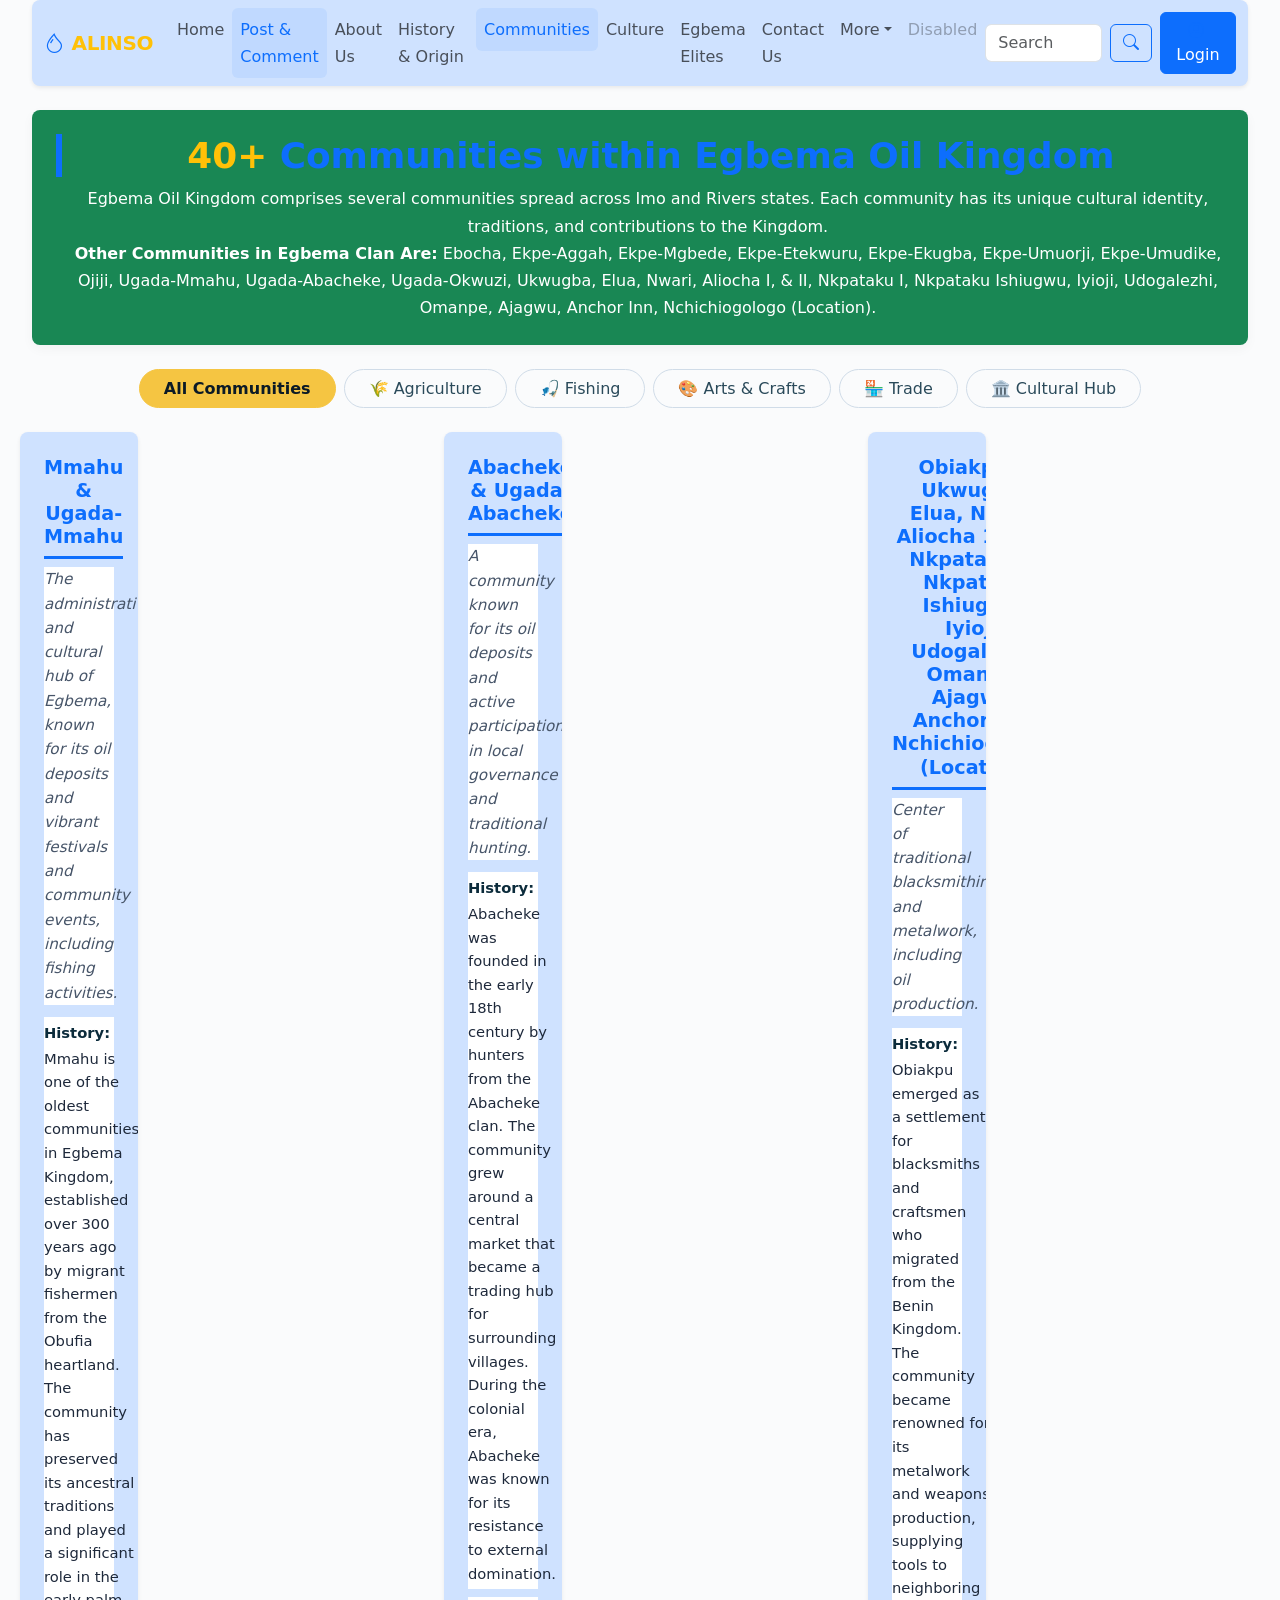
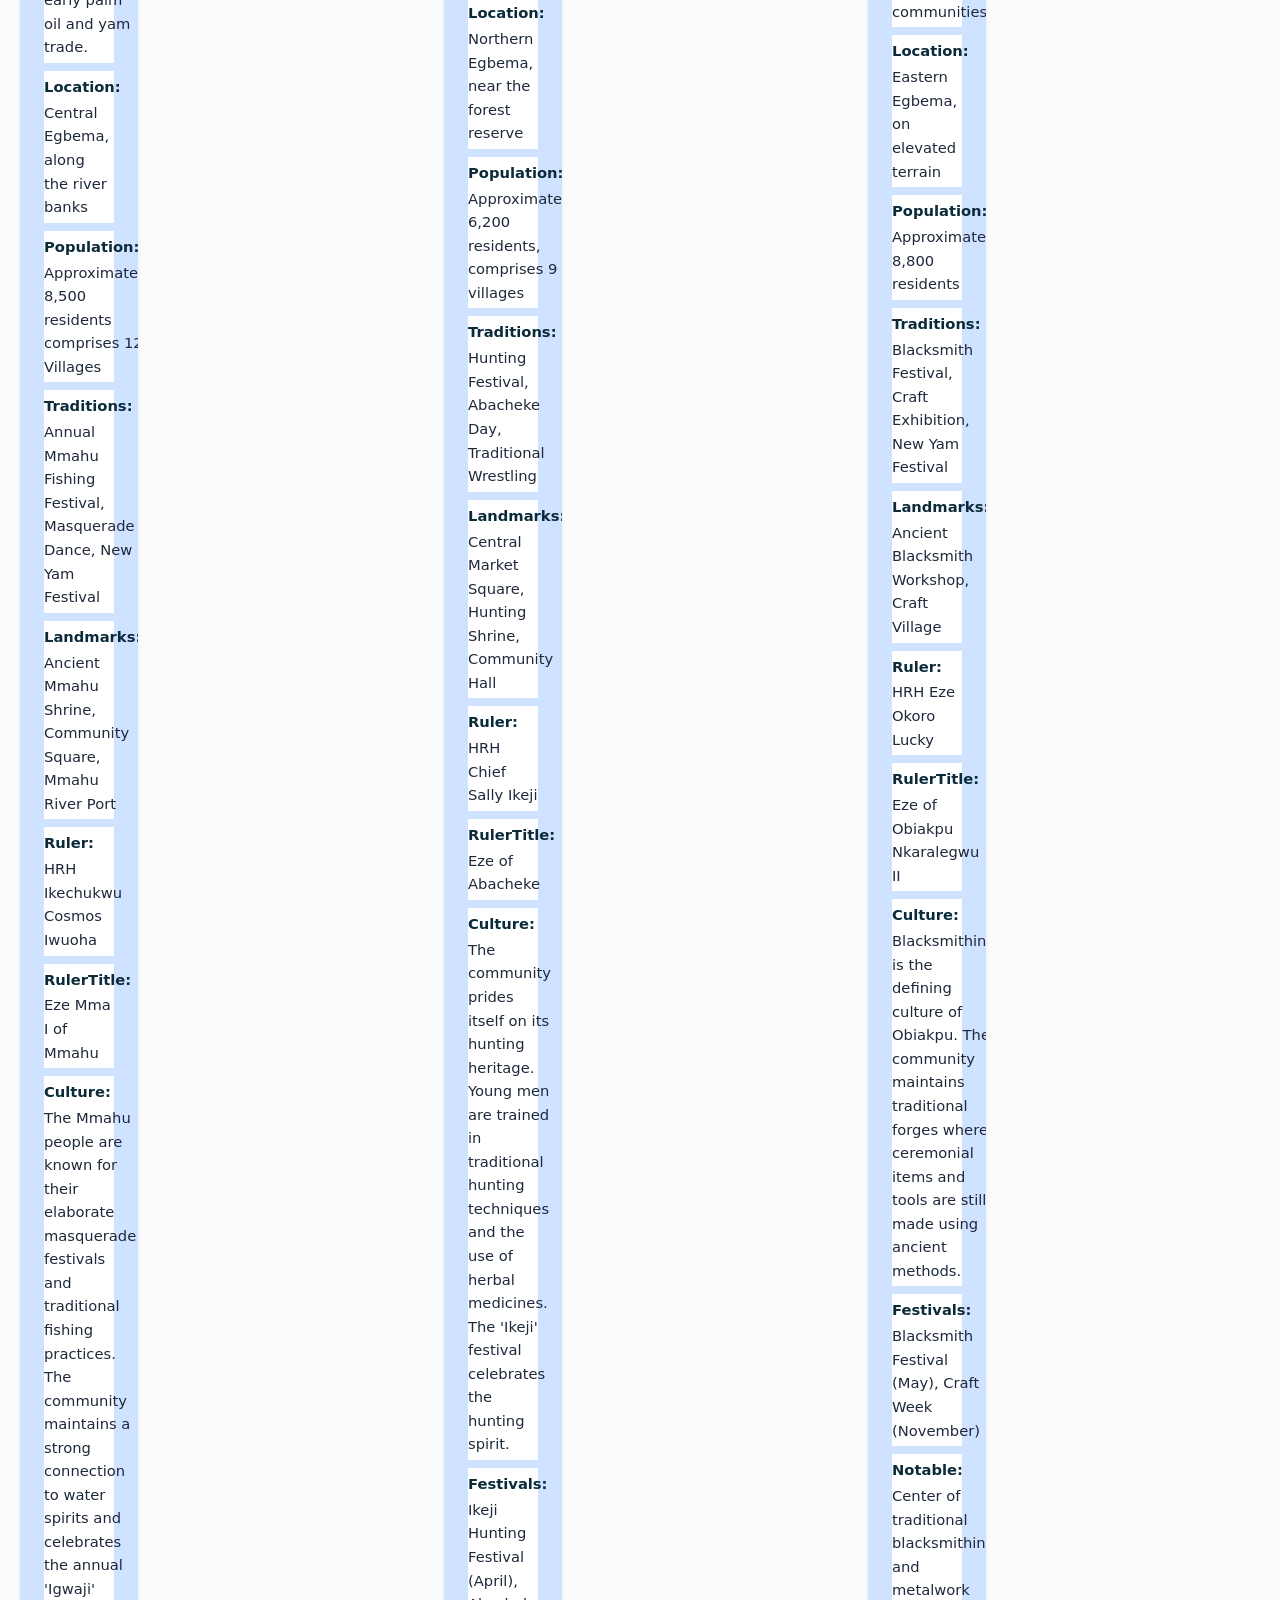
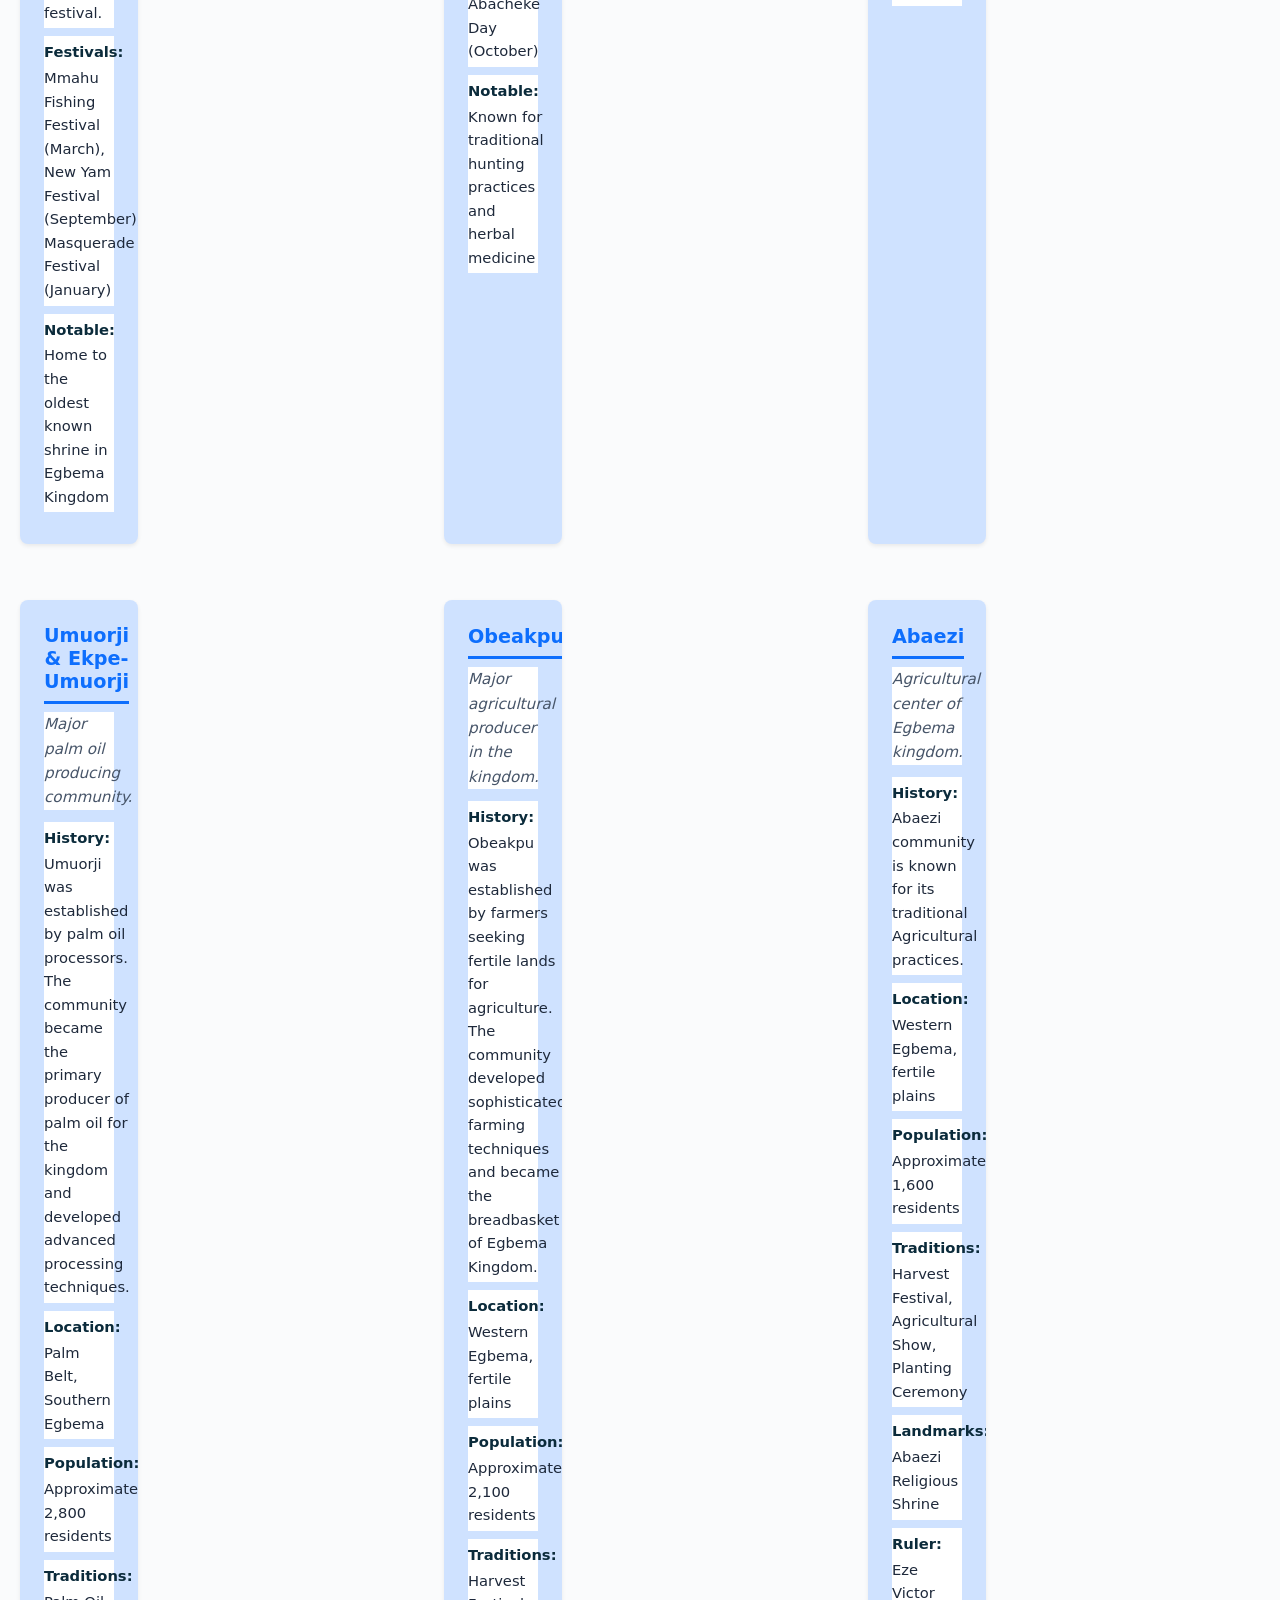
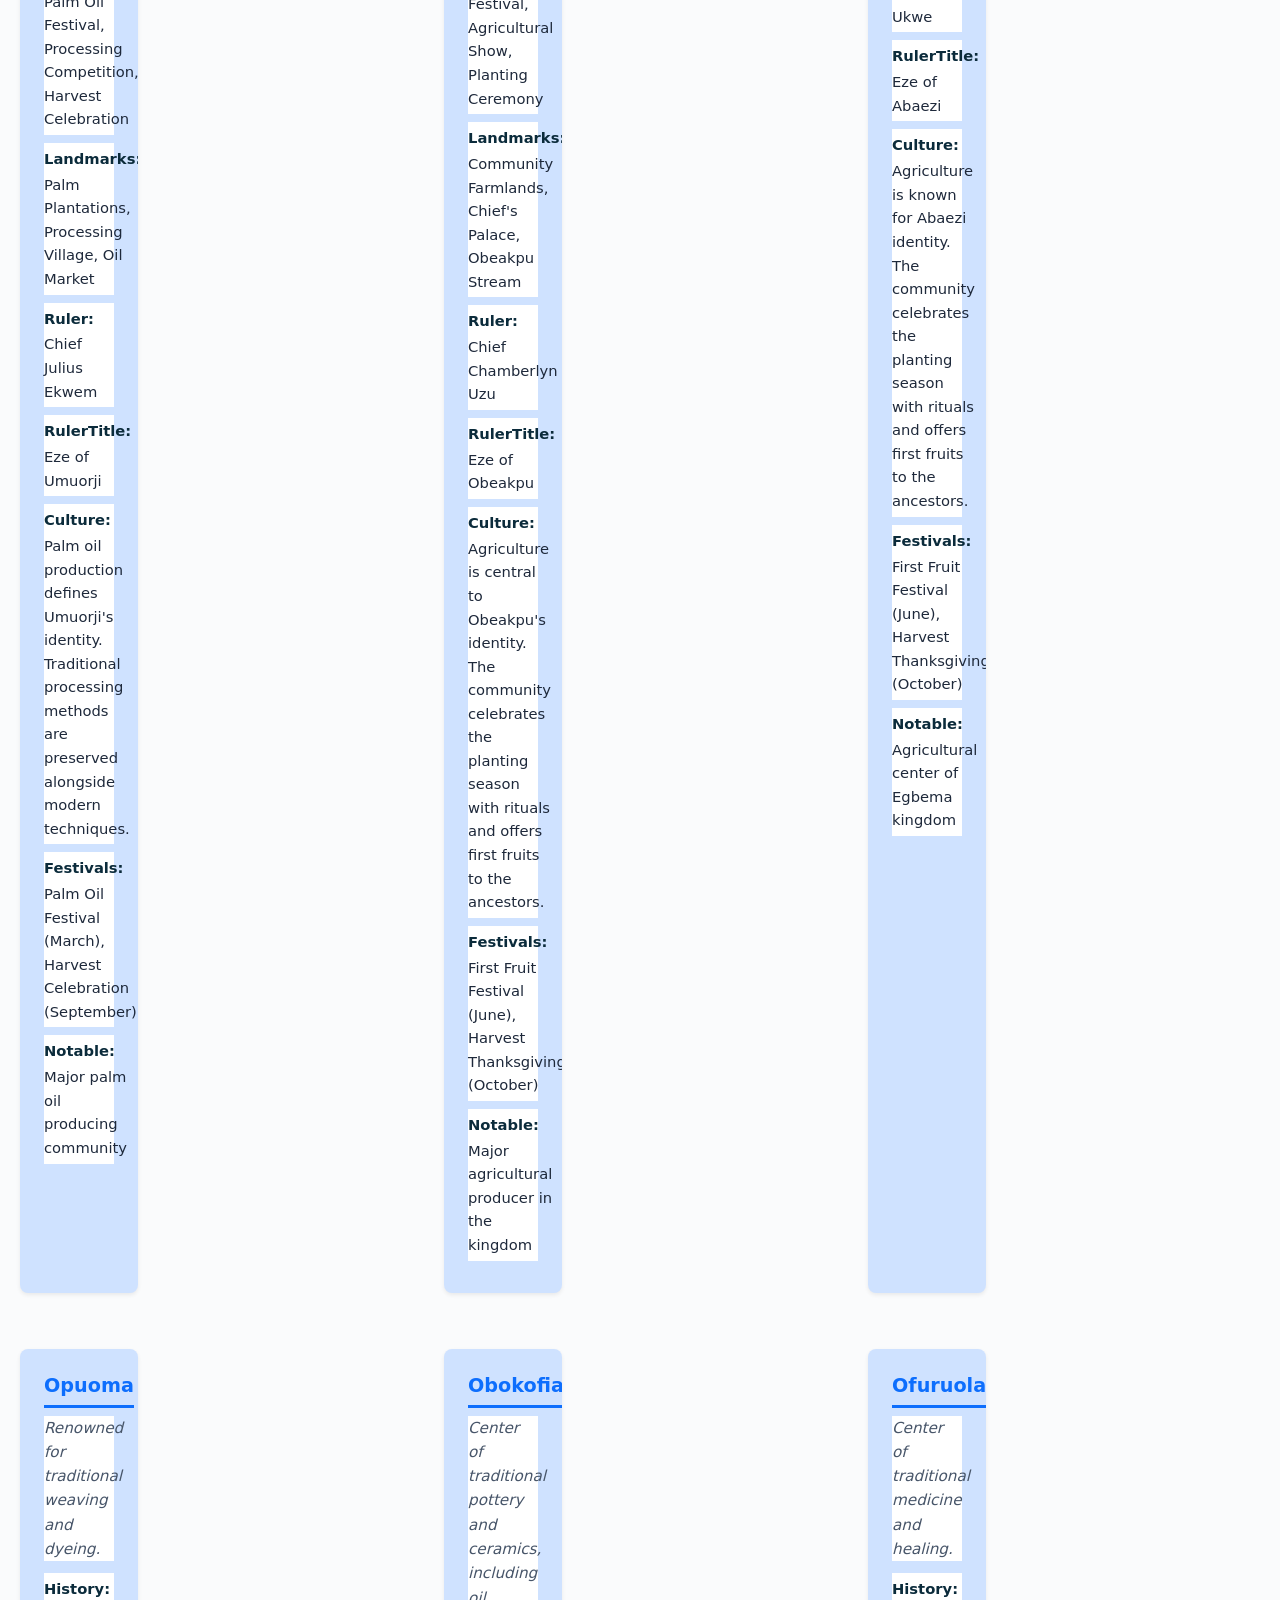
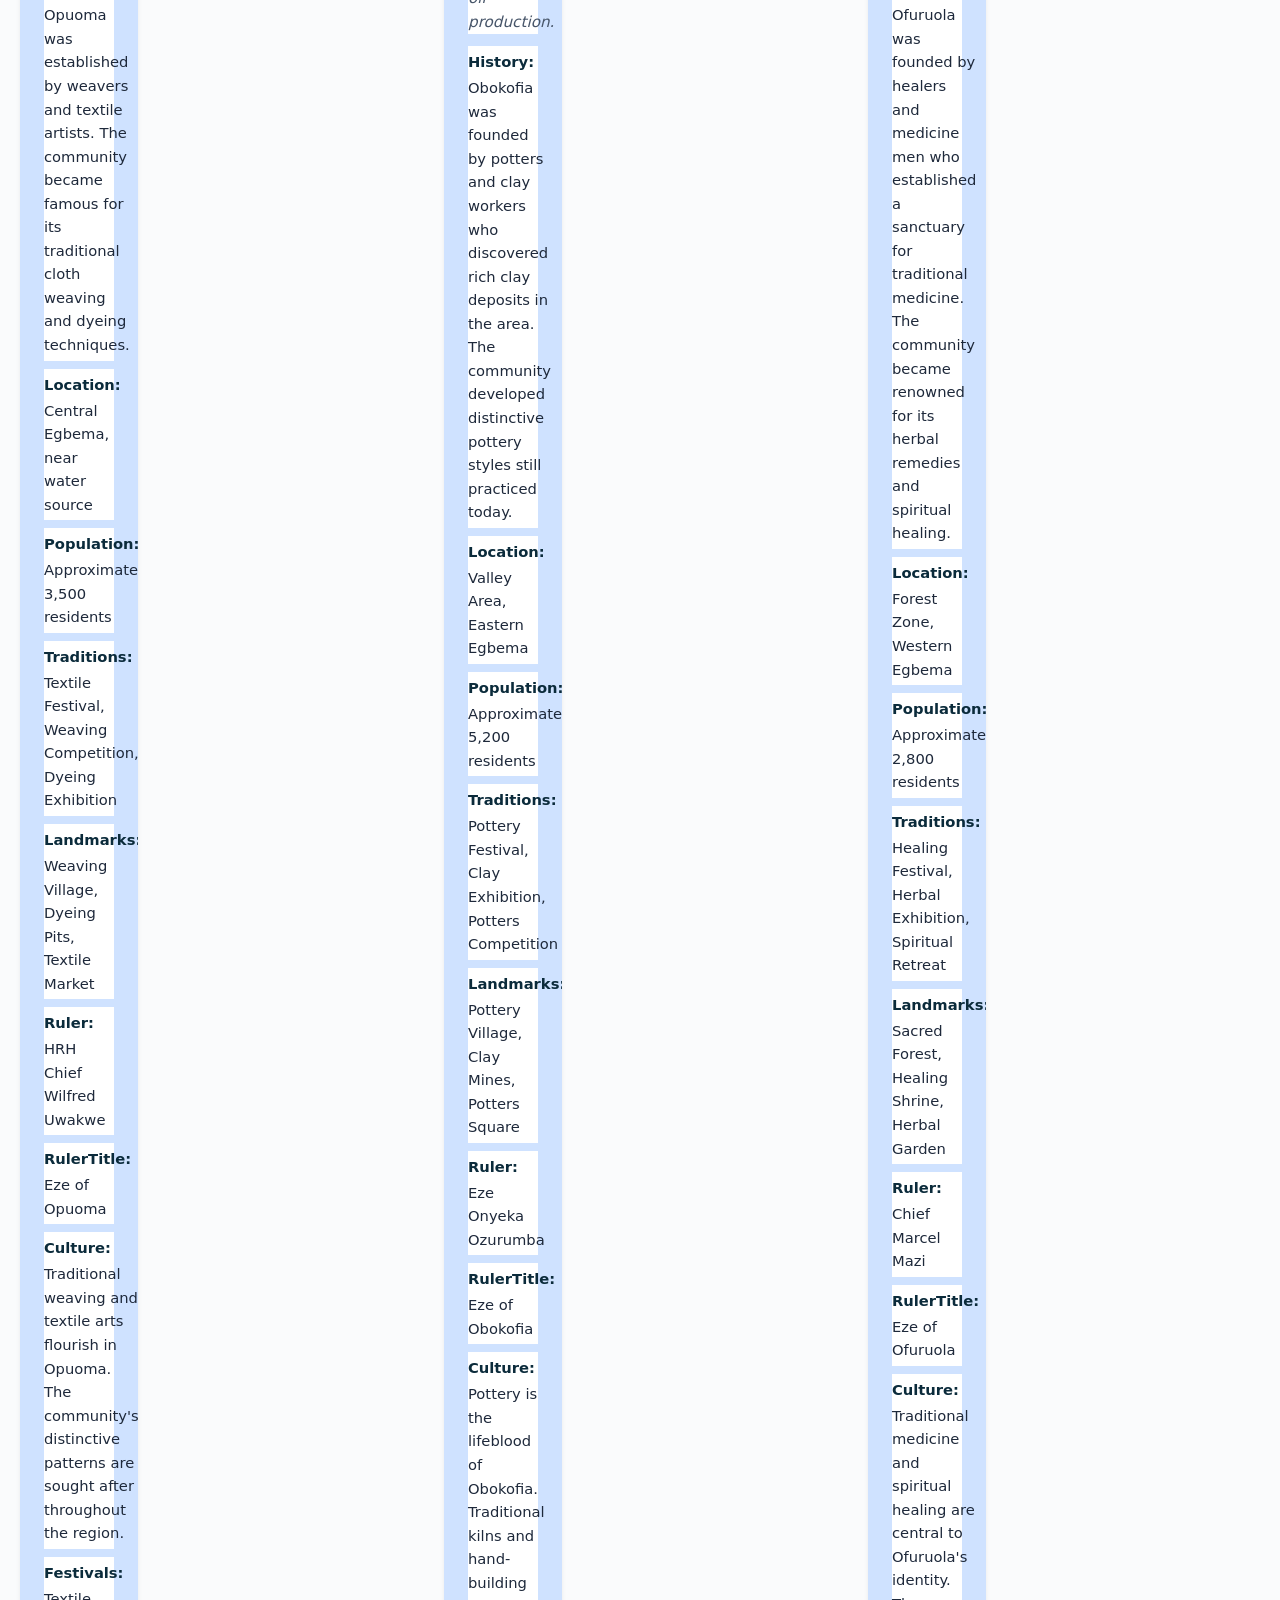
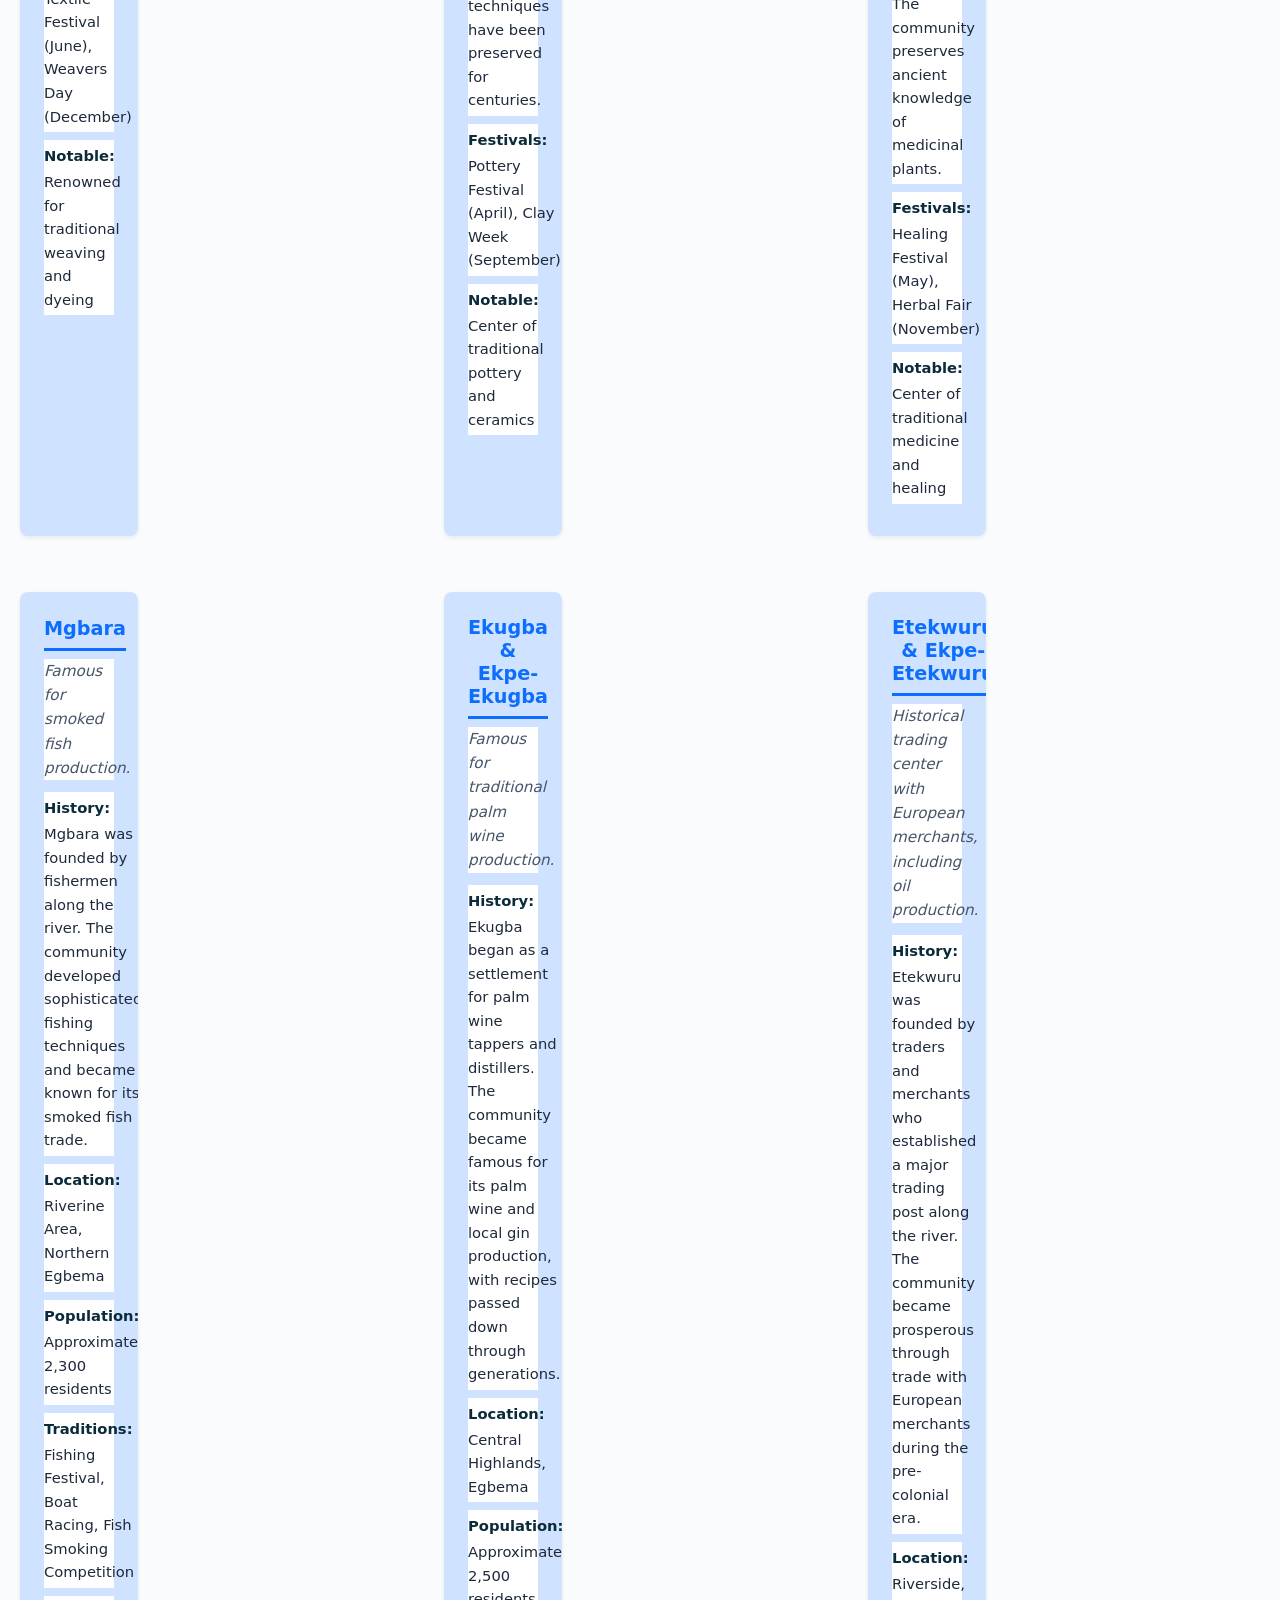
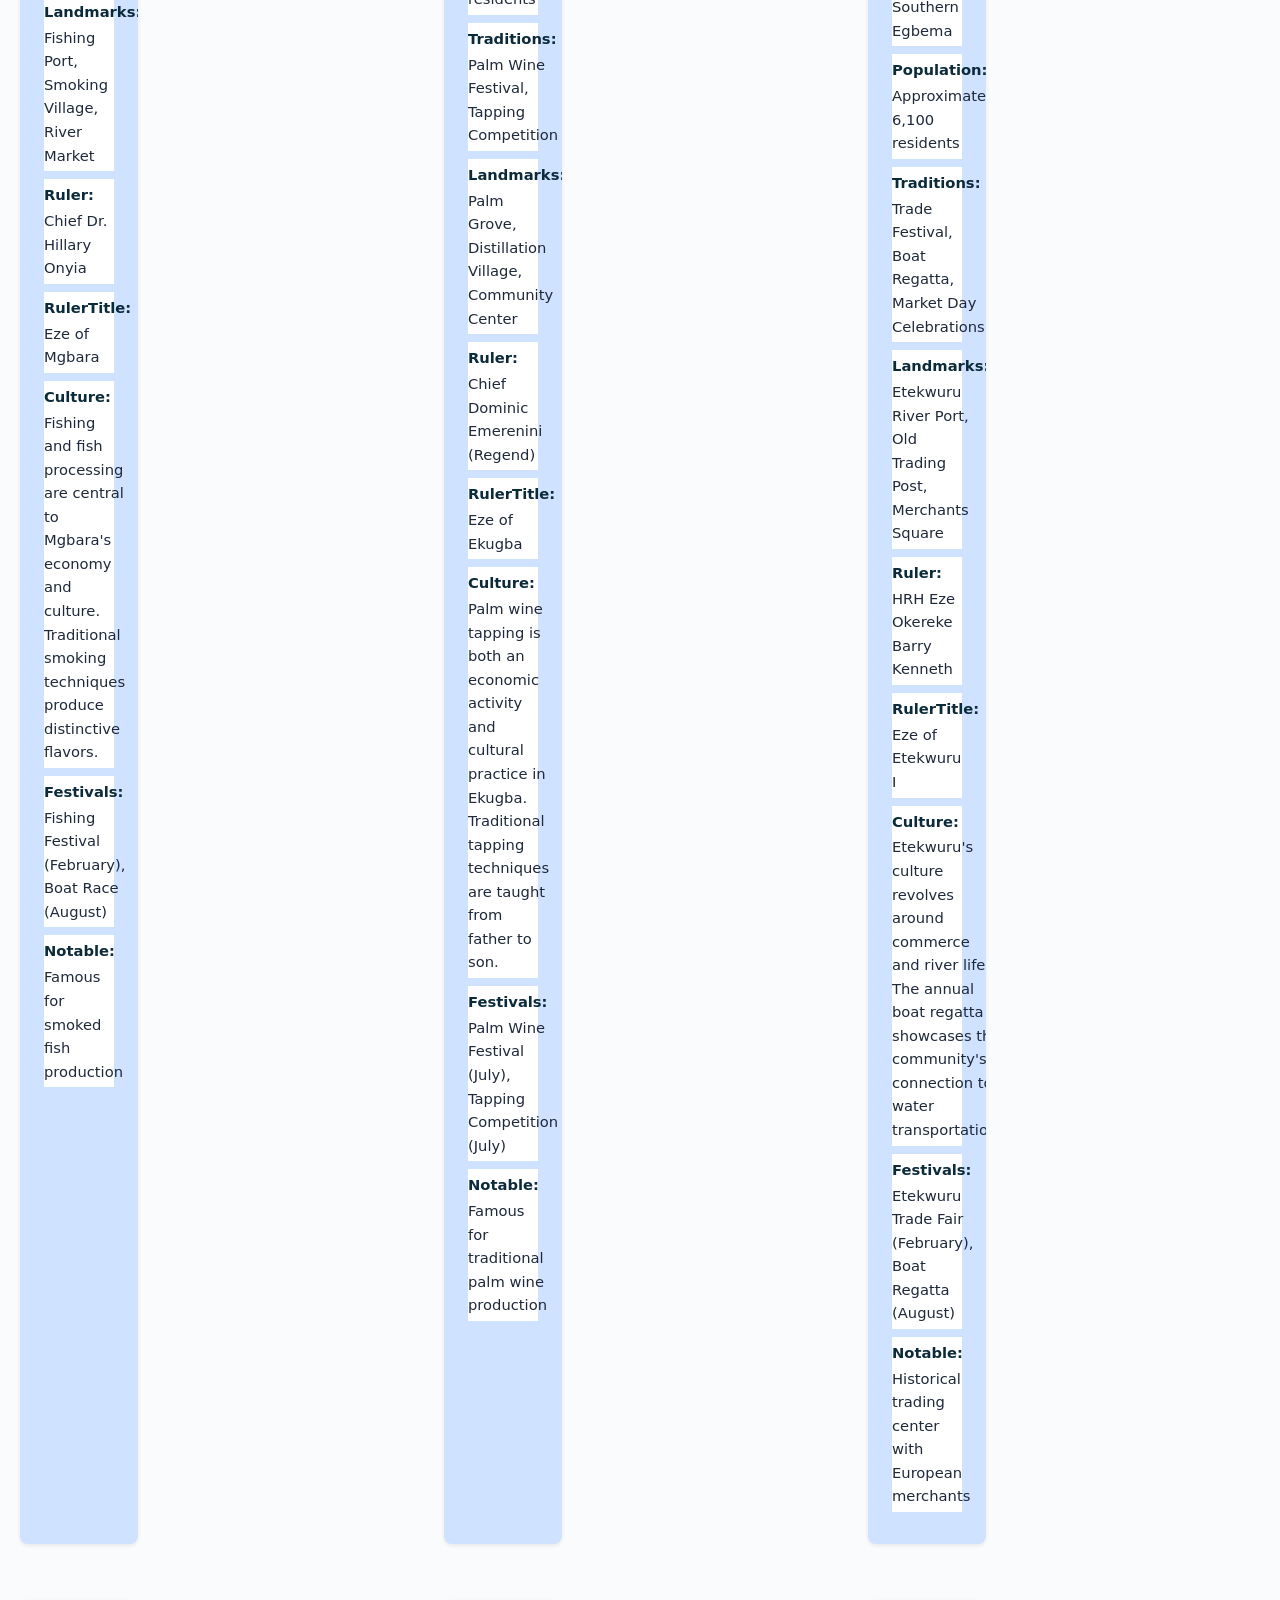
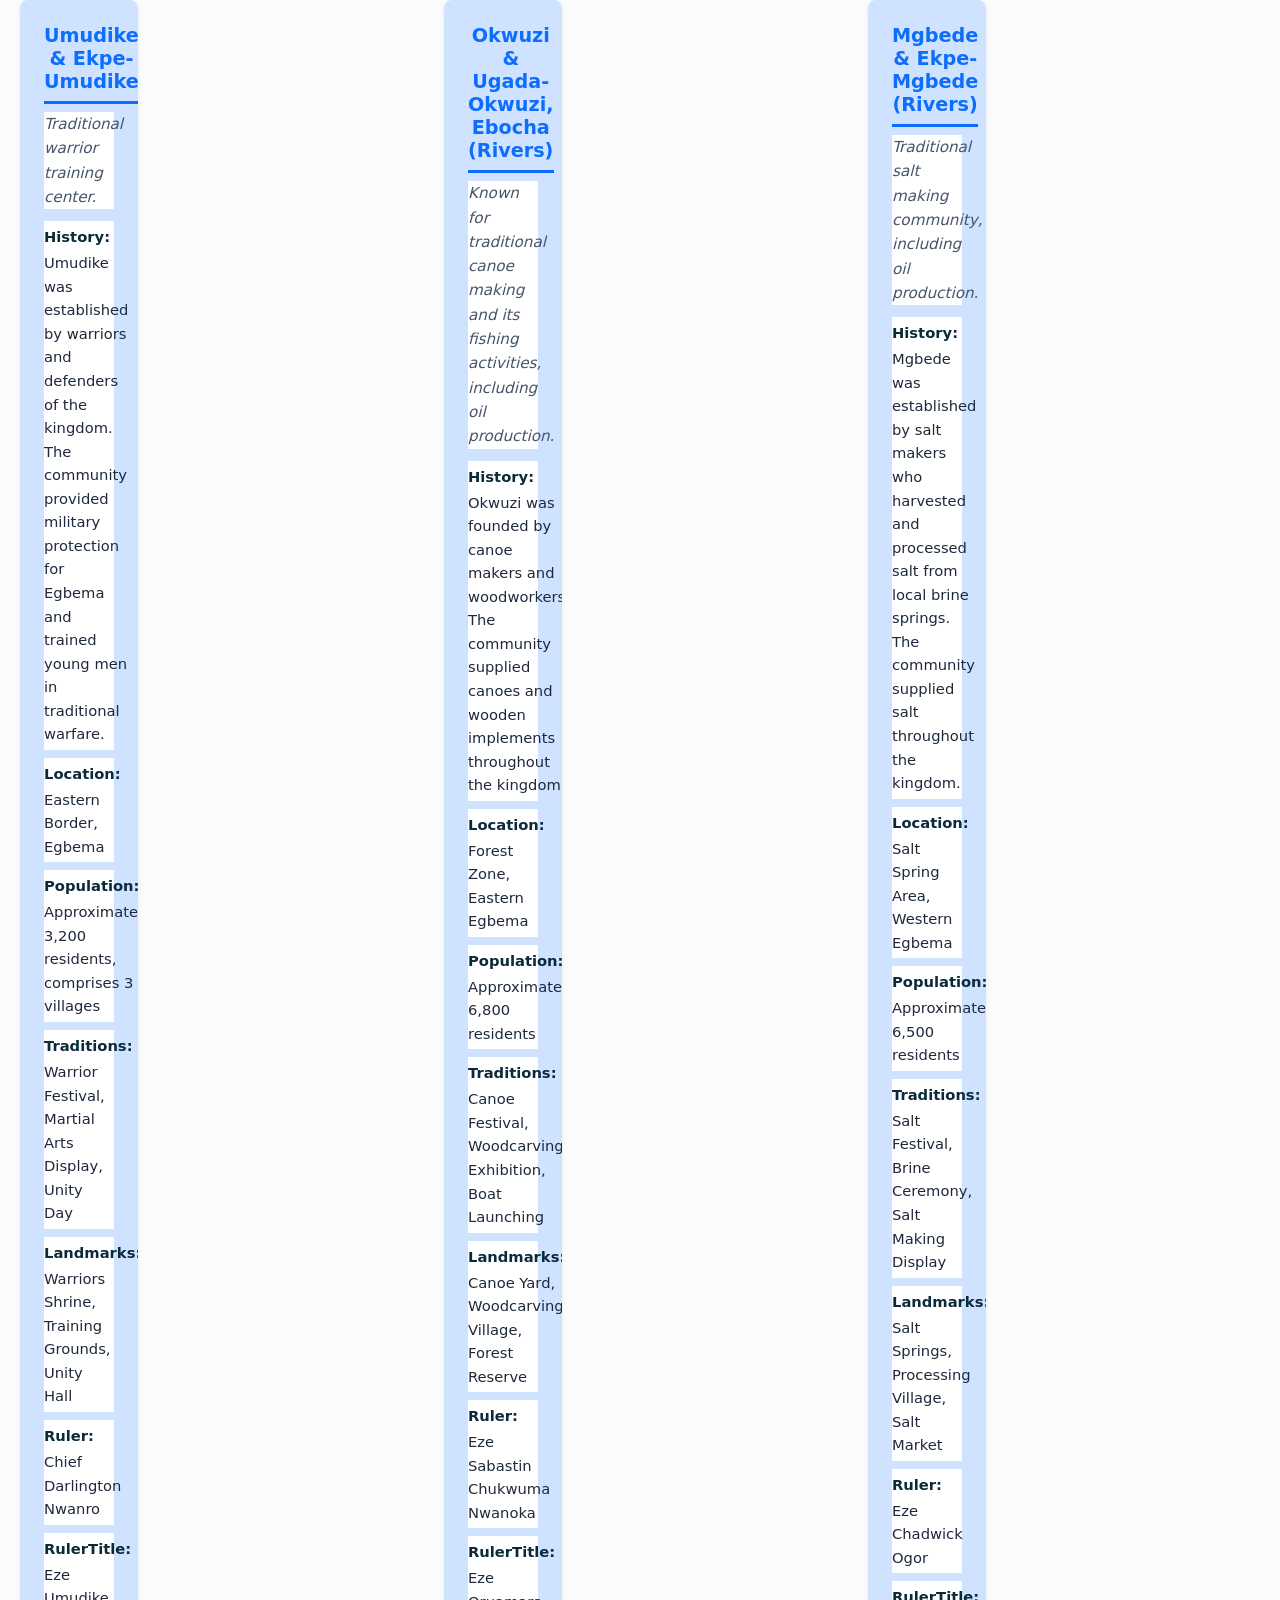
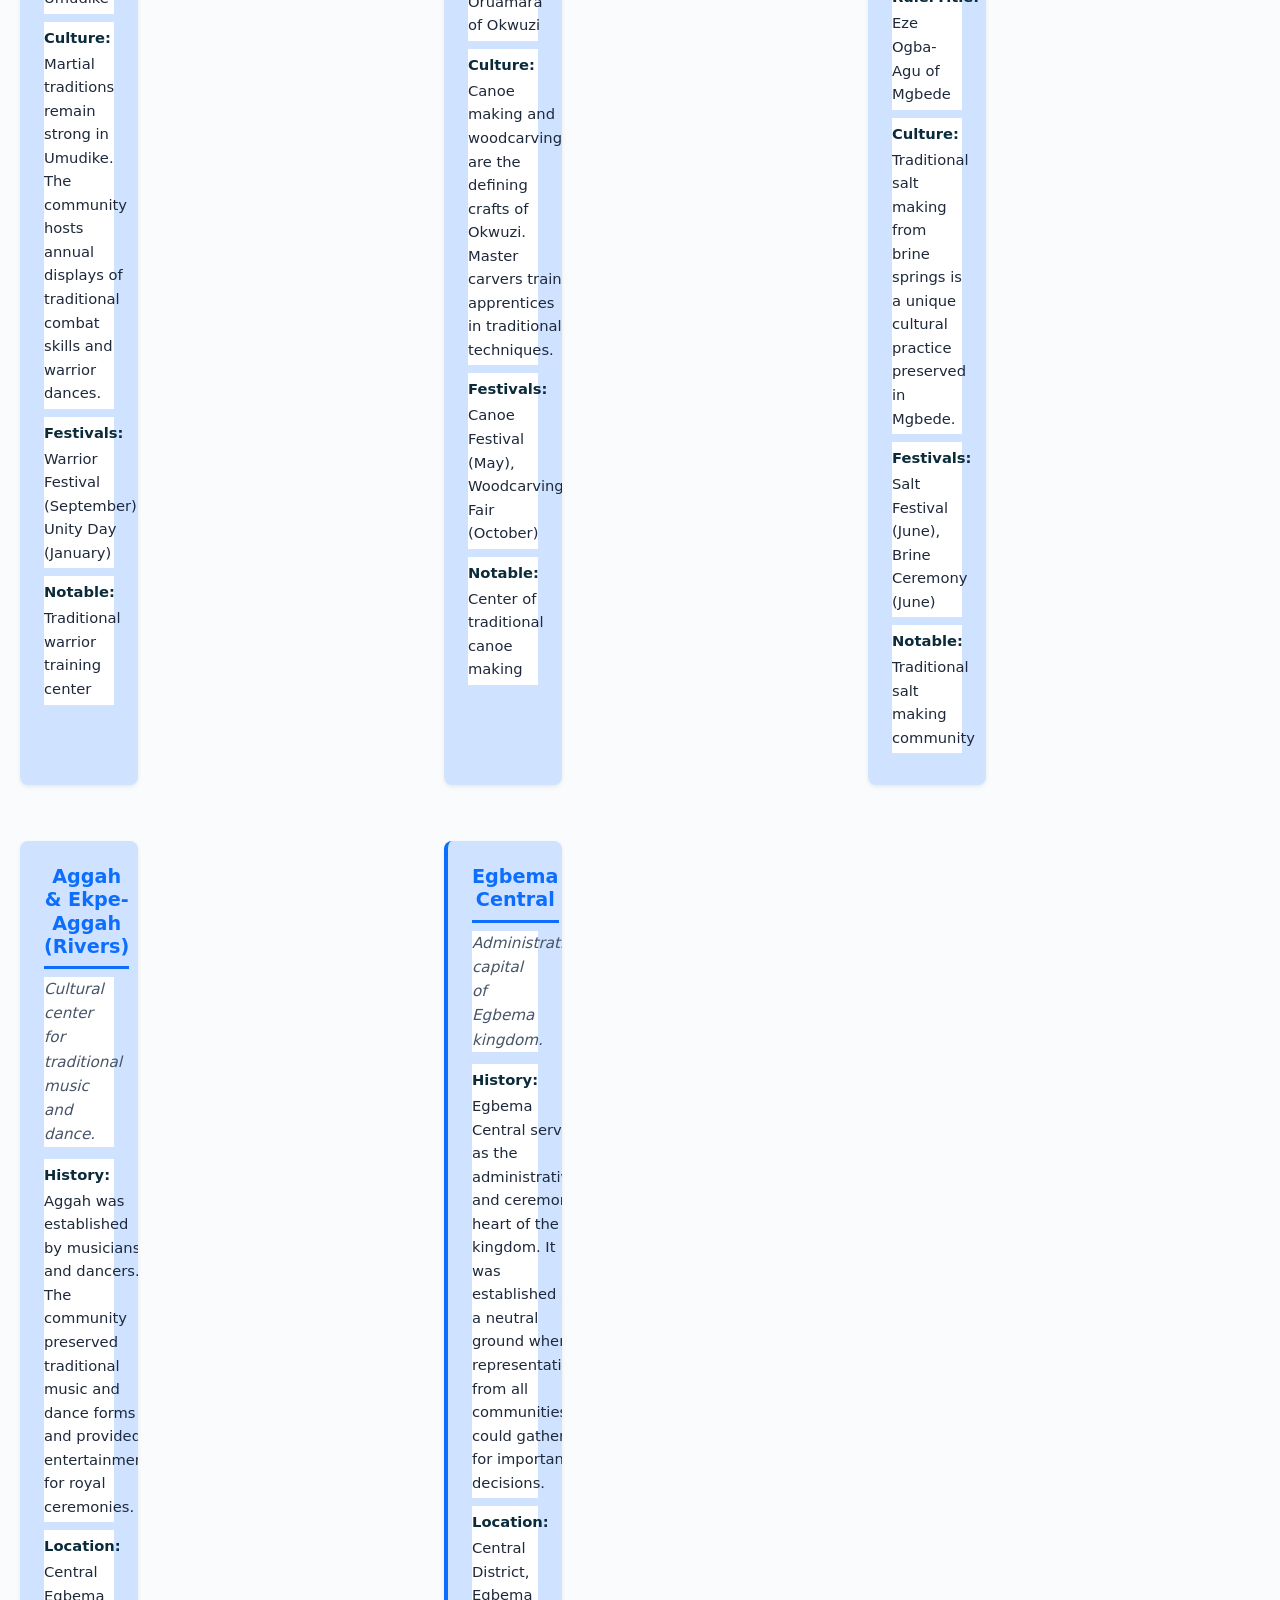
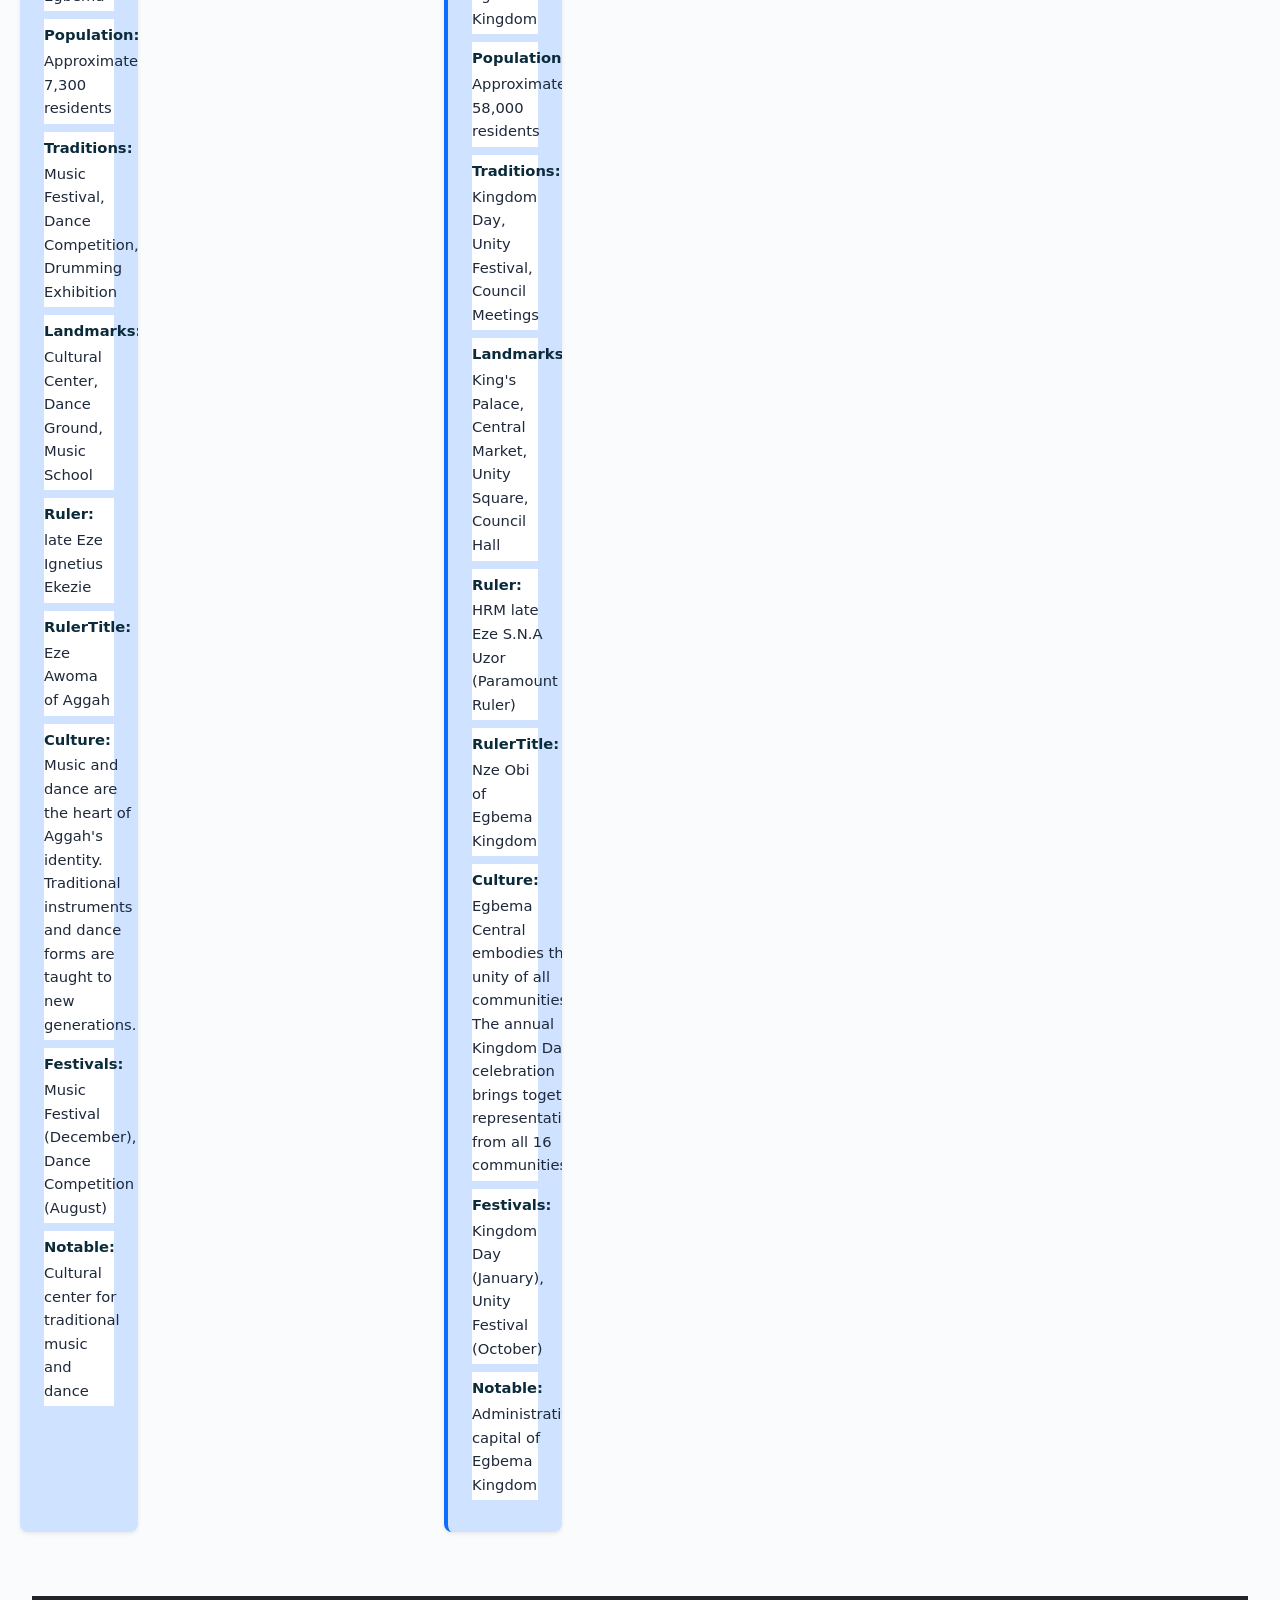
<file: html/community.html>
<!DOCTYPE html>
<html lang="en">
<head>
  <meta charset="UTF-8" />
  <meta name="viewport" content="width=device-width, initial-scale=1.0"/>
  <title>Communities - Egbema Oil Kingdom</title>
  <!-- Bootstrap CSS CDN -->
   <link rel="stylesheet" href="https://cdn.jsdelivr.net/npm/bootstrap-icons@1.11.3/font/bootstrap-icons.min.css">
    <link href="https://cdn.jsdelivr.net/npm/bootstrap@5.3.2/dist/css/bootstrap.min.css" rel="stylesheet">
    <link href="https://cdn.jsdelivr.net/npm/bootstrap@5.3.2/dist/css/bootstrap.min.css" rel="stylesheet">
    <link rel="stylesheet" href="https://cdn.jsdelivr.net/npm/bootstrap-icons@1.11.3/font/bootstrap-icons.min.css">
  <link rel="stylesheet" href="../css/community.css" />
</head>
<body>

    <div class="container">

        <!-- ===== NAVBAR ===== -->
        <nav class="navbar navbar-expand-lg navbar-light rounded-3 shadow-sm mb-4 bg-primary-subtle">
            <div class="container-fluid">
            <a class="navbar-brand text-warning" href="index.html">
                <i class="bi bi-droplet me-2"></i>ALINSO
            </a>
            <button class="navbar-toggler" type="button" data-bs-toggle="collapse" data-bs-target="#navbarMain" 
                    aria-controls="navbarMain" aria-expanded="false" aria-label="Toggle navigation">
                <span class="navbar-toggler-icon"></span>
            </button>
            <div class="collapse navbar-collapse" id="navbarMain">
                <ul class="navbar-nav me-auto mb-2 mb-lg-0">
                <li class="nav-item"><a class="nav-link" href="index.html">Home</a></li>
                <li class="nav-item text-warning"><a class="nav-link active" href="https://kenesmond.blogspot.com">Post & Comment</a></li>

                <li class="nav-item"><a class="nav-link" href="about.html">About Us</a></li>
                <li class="nav-item"><a class="nav-link" href="history.html">History & Origin</a></li>
                <li class="nav-item"><a class="nav-link active" href="community.html">Communities</a></li>
                <li class="nav-item"><a class="nav-link" href="culture.html">Culture</a></li>
                <li class="nav-item"><a class="nav-link" href="elite.html">Egbema Elites</a></li>
                <li class="nav-item"><a class="nav-link" href="contact.html">Contact Us</a></li>
                <li class="nav-item dropdown">
                    <a class="nav-link dropdown-toggle" href="#" id="navbarDropdown" role="button" 
                    data-bs-toggle="dropdown" aria-expanded="false">More</a>
                    <ul class="dropdown-menu" aria-labelledby="navbarDropdown">
                    <li><a class="dropdown-item" href="https://kenesmond.blogspot.com">Action</a></li>
                    <li><a class="dropdown-item" href="https://kenesmond.blogspot.com">Another action</a></li>
                    <li><hr class="dropdown-divider"></li>
                    <li><a class="dropdown-item" href="#">Something else</a></li>
                    </ul>
                </li>
                <li class="nav-item"><a class="nav-link disabled" href="#" tabindex="-1">Disabled</a></li>
                </ul>
                <form class="d-flex me-2" role="search">
                <input class="form-control me-2" type="search" placeholder="Search" aria-label="Search" style="max-width:160px;">
                <button class="btn btn-outline-primary" type="submit"><i class="bi bi-search"></i></button>
                </form>
                <button class="btn btn-primary" type="button"><i class="bi bi-person-circle me-1"></i>Login</button>
            </div>
            </div>
        </nav>

        <!-- ===== PAGE TITLE ===== -->
        <div class="com bg-success p-4 rounded-3 mb-4">
                <h2 class="text-center text-primary"> <span class="text-warning">40+</span>  Communities within Egbema Oil Kingdom</h2>
                <p class="text-white text-center">
                Egbema Oil Kingdom comprises several communities spread across Imo and Rivers states. Each community has its unique cultural identity, traditions, and contributions to the Kingdom.

                </p>
                <p class="text-white text-center" ><strong>Other Communities in Egbema Clan Are:</strong> Ebocha, Ekpe-Aggah, Ekpe-Mgbede, Ekpe-Etekwuru, Ekpe-Ekugba, Ekpe-Umuorji,  Ekpe-Umudike, Ojiji, Ugada-Mmahu, Ugada-Abacheke, Ugada-Okwuzi,
                Ukwugba, Elua, Nwari, Aliocha I, & II, Nkpataku I, Nkpataku Ishiugwu, Iyioji, Udogalezhi, Omanpe, Ajagwu, Anchor Inn, Nchichiogologo (Location).
        </div>

        <!-- ===== COMMUNITIES LIST ===== -->
        <div class="row">

            <!-- 1. Mmahu -->
            <div class="bg-primary-subtle p-4 rounded-3 mb-4 mb-4 p-4 rounded-3 shadow-sm">
            <h4 class="text-primary text-center">Mmahu & Ugada-Mmahu</h4>
            <p>The administrative and cultural hub of Egbema, known for its oil deposits and vibrant festivals and community events, including fishing activities.</p>
            <p><strong>History:</strong> Mmahu is one of the oldest communities in Egbema Kingdom, established over 300 years ago by migrant fishermen from the Obufia heartland. The community has preserved its ancestral traditions and played a significant role in the early palm oil and yam trade.</p>
            <p><strong>Location:</strong> Central Egbema, along the river banks</p>
            <p><strong>Population:</strong> Approximately 8,500 residents comprises 12 Villages</p>
            <p><strong>Traditions:</strong> Annual Mmahu Fishing Festival, Masquerade Dance, New Yam Festival</p>
            <p><strong>Landmarks:</strong> Ancient Mmahu Shrine, Community Square, Mmahu River Port</p>
            <p><strong>Ruler:</strong> HRH Ikechukwu Cosmos Iwuoha</p>
            <p><strong>RulerTitle:</strong> Eze Mma I of Mmahu</p>
            <p><strong>Culture:</strong> The Mmahu people are known for their elaborate masquerade festivals and traditional fishing practices. The community maintains a strong connection to water spirits and celebrates the annual 'Igwaji' festival.</p>
            <p><strong>Festivals:</strong> Mmahu Fishing Festival (March), New Yam Festival (September), Masquerade Festival (January)</p>
            <p><strong>Notable:</strong> Home to the oldest known shrine in Egbema Kingdom</p>
            </div>

            <!-- 2. Abacheke -->
            <div class="bg-primary-subtle p-4 rounded-3 mb-4 mb-4 p-4 rounded-3 shadow-sm">
            <h4 class="text-primary text-center">Abacheke & Ugada-Abacheke</h4>
            <p>A community known for its oil deposits and active participation in local governance and traditional hunting.</p>
            <p><strong>History:</strong> Abacheke was founded in the early 18th century by hunters from the Abacheke clan. The community grew around a central market that became a trading hub for surrounding villages. During the colonial era, Abacheke was known for its resistance to external domination.</p>
            <p><strong>Location:</strong> Northern Egbema, near the forest reserve</p>
            <p><strong>Population:</strong> Approximately 6,200 residents, comprises 9 villages</p>
            <p><strong>Traditions:</strong> Hunting Festival, Abacheke Day, Traditional Wrestling</p>
            <p><strong>Landmarks:</strong> Central Market Square, Hunting Shrine, Community Hall</p>
            <p><strong>Ruler:</strong> HRH Chief Sally Ikeji</p>
            <p><strong>RulerTitle:</strong> Eze of Abacheke</p>
            <p><strong>Culture:</strong> The community prides itself on its hunting heritage. Young men are trained in traditional hunting techniques and the use of herbal medicines. The 'Ikeji' festival celebrates the hunting spirit.</p>
            <p><strong>Festivals:</strong> Ikeji Hunting Festival (April), Abacheke Day (October)</p>
            <p><strong>Notable:</strong> Known for traditional hunting practices and herbal medicine</p>
            </div>

            <!-- 3. Obiakpu -->
            <div class="bg-primary-subtle p-4 rounded-3 mb-4 mb-4 p-4 rounded-3 shadow-sm">
            
            <h4 class="text-primary text-center">Obiakpu & Ukwugba, Elua, Nwari, Aliocha 1, & 2, Nkpataku 1, Nkpataku Ishiugwu, Iyioji, Udogalezhi, Omanpe, Ajagwu, Anchor Inn, Nchichiogologo (Location)</h4>
            <p>Center of traditional blacksmithing and metalwork, including oil production.</p>
            <p><strong>History:</strong> Obiakpu emerged as a settlement for blacksmiths and craftsmen who migrated from the Benin Kingdom. The community became renowned for its metalwork and weapons production, supplying tools to neighboring communities.</p>
            <p><strong>Location:</strong> Eastern Egbema, on elevated terrain</p>
            <p><strong>Population:</strong> Approximately 8,800 residents</p>
            <p><strong>Traditions:</strong> Blacksmith Festival, Craft Exhibition, New Yam Festival</p>
            <p><strong>Landmarks:</strong> Ancient Blacksmith Workshop, Craft Village</p>
            <p><strong>Ruler:</strong> HRH Eze Okoro Lucky</p>
            <p><strong>RulerTitle:</strong> Eze of Obiakpu Nkaralegwu II</p>
            <p><strong>Culture:</strong> Blacksmithing is the defining culture of Obiakpu. The community maintains traditional forges where ceremonial items and tools are still made using ancient methods.</p>
            <p><strong>Festivals:</strong> Blacksmith Festival (May), Craft Week (November)</p>
            <p><strong>Notable:</strong> Center of traditional blacksmithing and metalwork</p>
            </div>

            <!-- 4. Umuorji -->
            <div class="bg-primary-subtle p-4 rounded-3 mb-4 mb-4 p-4 rounded-3 shadow-sm">
            <h4 class="text-primary text-center">Umuorji & Ekpe-Umuorji</h4>
            <p>Major palm oil producing community.</p>
            <p><strong>History:</strong> Umuorji was established by palm oil processors. The community became the primary producer of palm oil for the kingdom and developed advanced processing techniques.</p>
            <p><strong>Location:</strong> Palm Belt, Southern Egbema</p>
            <p><strong>Population:</strong> Approximately 2,800 residents</p>
            <p><strong>Traditions:</strong> Palm Oil Festival, Processing Competition, Harvest Celebration</p>
            <p><strong>Landmarks:</strong> Palm Plantations, Processing Village, Oil Market</p>
            <p><strong>Ruler:</strong> Chief Julius Ekwem</p>
            <p><strong>RulerTitle:</strong> Eze of Umuorji</p>
            <p><strong>Culture:</strong> Palm oil production defines Umuorji's identity. Traditional processing methods are preserved alongside modern techniques.</p>
            <p><strong>Festivals:</strong> Palm Oil Festival (March), Harvest Celebration (September)</p>
            <p><strong>Notable:</strong> Major palm oil producing community</p>
            </div>

            <!-- 5. Obeakpu -->
            <div class="bg-primary-subtle p-4 rounded-3 mb-4 mb-4 p-4 rounded-3 shadow-sm">
            <h4 class="text-primary text-center">Obeakpu</h4>
            <p>Major agricultural producer in the kingdom.</p>
            <p><strong>History:</strong> Obeakpu was established by farmers seeking fertile lands for agriculture. The community developed sophisticated farming techniques and became the breadbasket of Egbema Kingdom.</p>
            <p><strong>Location:</strong> Western Egbema, fertile plains</p>
            <p><strong>Population:</strong> Approximately 2,100 residents</p>
            <p><strong>Traditions:</strong> Harvest Festival, Agricultural Show, Planting Ceremony</p>
            <p><strong>Landmarks:</strong> Community Farmlands, Chief's Palace, Obeakpu Stream</p>
            <p><strong>Ruler:</strong> Chief Chamberlyn Uzu</p>
            <p><strong>RulerTitle:</strong> Eze of Obeakpu</p>
            <p><strong>Culture:</strong> Agriculture is central to Obeakpu's identity. The community celebrates the planting season with rituals and offers first fruits to the ancestors.</p>
            <p><strong>Festivals:</strong> First Fruit Festival (June), Harvest Thanksgiving (October)</p>
            <p><strong>Notable:</strong> Major agricultural producer in the kingdom</p>
            </div>

            <!-- 6. Abaezi -->
            <div class="bg-primary-subtle p-4 rounded-3 mb-4 mb-4 p-4 rounded-3 shadow-sm">
            <h4 class="text-primary text-center">Abaezi</h4>
            <p>Agricultural center of Egbema kingdom.</p>
            <p><strong>History:</strong> Abaezi community is known for its traditional Agricultural practices.</p>
            <p><strong>Location:</strong> Western Egbema, fertile plains</p>
            <p><strong>Population:</strong> Approximately 1,600 residents</p>
            <p><strong>Traditions:</strong> Harvest Festival, Agricultural Show, Planting Ceremony</p>
            <p><strong>Landmarks:</strong> Abaezi Religious Shrine</p>
            <p><strong>Ruler:</strong> Eze Victor Ukwe</p>
            <p><strong>RulerTitle:</strong> Eze of Abaezi</p>
            <p><strong>Culture:</strong> Agriculture is known for Abaezi identity. The community celebrates the planting season with rituals and offers first fruits to the ancestors.</p>
            <p><strong>Festivals:</strong> First Fruit Festival (June), Harvest Thanksgiving (October)</p>
            <p><strong>Notable:</strong> Agricultural center of Egbema kingdom</p>
            </div>

            <!-- 7. Opuoma -->
            <div class="bg-primary-subtle p-4 rounded-3 mb-4 mb-4 p-4 rounded-3 shadow-sm">
            <h4 class="text-primary text-center">Opuoma</h4>
            <p>Renowned for traditional weaving and dyeing.</p>
            <p><strong>History:</strong> Opuoma was established by weavers and textile artists. The community became famous for its traditional cloth weaving and dyeing techniques.</p>
            <p><strong>Location:</strong> Central Egbema, near water source</p>
            <p><strong>Population:</strong> Approximately 3,500 residents</p>
            <p><strong>Traditions:</strong> Textile Festival, Weaving Competition, Dyeing Exhibition</p>
            <p><strong>Landmarks:</strong> Weaving Village, Dyeing Pits, Textile Market</p>
            <p><strong>Ruler:</strong> HRH Chief Wilfred Uwakwe</p>
            <p><strong>RulerTitle:</strong> Eze of Opuoma</p>
            <p><strong>Culture:</strong> Traditional weaving and textile arts flourish in Opuoma. The community's distinctive patterns are sought after throughout the region.</p>
            <p><strong>Festivals:</strong> Textile Festival (June), Weavers Day (December)</p>
            <p><strong>Notable:</strong> Renowned for traditional weaving and dyeing</p>
            </div>

            <!-- 8. Obokofia -->
            <div class="bg-primary-subtle p-4 rounded-3 mb-4 mb-4 p-4 rounded-3 shadow-sm">
            <h4 class="text-primary text-center">Obokofia</h4>
            <p>Center of traditional pottery and ceramics, including oil production.</p>
            <p><strong>History:</strong> Obokofia was founded by potters and clay workers who discovered rich clay deposits in the area. The community developed distinctive pottery styles still practiced today.</p>
            <p><strong>Location:</strong> Valley Area, Eastern Egbema</p>
            <p><strong>Population:</strong> Approximately 5,200 residents</p>
            <p><strong>Traditions:</strong> Pottery Festival, Clay Exhibition, Potters Competition</p>
            <p><strong>Landmarks:</strong> Pottery Village, Clay Mines, Potters Square</p>
            <p><strong>Ruler:</strong> Eze Onyeka Ozurumba</p>
            <p><strong>RulerTitle:</strong> Eze of Obokofia</p>
            <p><strong>Culture:</strong> Pottery is the lifeblood of Obokofia. Traditional kilns and hand-building techniques have been preserved for centuries.</p>
            <p><strong>Festivals:</strong> Pottery Festival (April), Clay Week (September)</p>
            <p><strong>Notable:</strong> Center of traditional pottery and ceramics</p>
            </div>

            <!-- 9. Ofuruola -->
            <div class="bg-primary-subtle p-4 rounded-3 mb-4 mb-4 p-4 rounded-3 shadow-sm">
            <h4 class="text-primary text-center">Ofuruola</h4>
            <p>Center of traditional medicine and healing.</p>
            <p><strong>History:</strong> Ofuruola was founded by healers and medicine men who established a sanctuary for traditional medicine. The community became renowned for its herbal remedies and spiritual healing.</p>
            <p><strong>Location:</strong> Forest Zone, Western Egbema</p>
            <p><strong>Population:</strong> Approximately 2,800 residents</p>
            <p><strong>Traditions:</strong> Healing Festival, Herbal Exhibition, Spiritual Retreat</p>
            <p><strong>Landmarks:</strong> Sacred Forest, Healing Shrine, Herbal Garden</p>
            <p><strong>Ruler:</strong> Chief Marcel Mazi</p>
            <p><strong>RulerTitle:</strong> Eze of Ofuruola</p>
            <p><strong>Culture:</strong> Traditional medicine and spiritual healing are central to Ofuruola's identity. The community preserves ancient knowledge of medicinal plants.</p>
            <p><strong>Festivals:</strong> Healing Festival (May), Herbal Fair (November)</p>
            <p><strong>Notable:</strong> Center of traditional medicine and healing</p>
            </div>

            <!-- 10. Mgbara -->
            <div class="bg-primary-subtle p-4 rounded-3 mb-4 mb-4 p-4 rounded-3 shadow-sm">
            <h4 class="text-primary text-center">Mgbara</h4>
            <p>Famous for smoked fish production.</p>
            <p><strong>History:</strong> Mgbara was founded by fishermen along the river. The community developed sophisticated fishing techniques and became known for its smoked fish trade.</p>
            <p><strong>Location:</strong> Riverine Area, Northern Egbema</p>
            <p><strong>Population:</strong> Approximately 2,300 residents</p>
            <p><strong>Traditions:</strong> Fishing Festival, Boat Racing, Fish Smoking Competition</p>
            <p><strong>Landmarks:</strong> Fishing Port, Smoking Village, River Market</p>
            <p><strong>Ruler:</strong> Chief Dr. Hillary Onyia</p>
            <p><strong>RulerTitle:</strong> Eze of Mgbara</p>
            <p><strong>Culture:</strong> Fishing and fish processing are central to Mgbara's economy and culture. Traditional smoking techniques produce distinctive flavors.</p>
            <p><strong>Festivals:</strong> Fishing Festival (February), Boat Race (August)</p>
            <p><strong>Notable:</strong> Famous for smoked fish production</p>
            </div>

            <!-- 11. Ekugba -->
            <div class="bg-primary-subtle p-4 rounded-3 mb-4 mb-4 p-4 rounded-3 shadow-sm">
            <h4 class="text-primary text-center">Ekugba & Ekpe-Ekugba</h4>
            <p>Famous for traditional palm wine production.</p>
            <p><strong>History:</strong> Ekugba began as a settlement for palm wine tappers and distillers. The community became famous for its palm wine and local gin production, with recipes passed down through generations.</p>
            <p><strong>Location:</strong> Central Highlands, Egbema</p>
            <p><strong>Population:</strong> Approximately 2,500 residents</p>
            <p><strong>Traditions:</strong> Palm Wine Festival, Tapping Competition</p>
            <p><strong>Landmarks:</strong> Palm Grove, Distillation Village, Community Center</p>
            <p><strong>Ruler:</strong> Chief Dominic Emerenini (Regend)</p>
            <p><strong>RulerTitle:</strong> Eze of Ekugba</p>
            <p><strong>Culture:</strong> Palm wine tapping is both an economic activity and cultural practice in Ekugba. Traditional tapping techniques are taught from father to son.</p>
            <p><strong>Festivals:</strong> Palm Wine Festival (July), Tapping Competition (July)</p>
            <p><strong>Notable:</strong> Famous for traditional palm wine production</p>
            </div>

            <!-- 12. Etekwuru -->
            <div class="bg-primary-subtle p-4 rounded-3 mb-4 mb-4 p-4 rounded-3 shadow-sm">
            <h4 class="text-primary text-center">Etekwuru & Ekpe-Etekwuru</h4>
            <p>Historical trading center with European merchants, including oil production.</p>
            <p><strong>History:</strong> Etekwuru was founded by traders and merchants who established a major trading post along the river. The community became prosperous through trade with European merchants during the pre-colonial era.</p>
            <p><strong>Location:</strong> Riverside, Southern Egbema</p>
            <p><strong>Population:</strong> Approximately 6,100 residents</p>
            <p><strong>Traditions:</strong> Trade Festival, Boat Regatta, Market Day Celebrations</p>
            <p><strong>Landmarks:</strong> Etekwuru River Port, Old Trading Post, Merchants Square</p>
            <p><strong>Ruler:</strong> HRH Eze Okereke Barry Kenneth</p>
            <p><strong>RulerTitle:</strong> Eze of Etekwuru I</p>
            <p><strong>Culture:</strong> Etekwuru's culture revolves around commerce and river life. The annual boat regatta showcases the community's connection to water transportation.</p>
            <p><strong>Festivals:</strong> Etekwuru Trade Fair (February), Boat Regatta (August)</p>
            <p><strong>Notable:</strong> Historical trading center with European merchants</p>
            </div>

            <!-- 13. Umudike -->
            <div class="bg-primary-subtle p-4 rounded-3 mb-4 mb-4 p-4 rounded-3 shadow-sm">
            <h4 class="text-primary text-center">Umudike & Ekpe-Umudike</h4>
            <p>Traditional warrior training center.</p>
            <p><strong>History:</strong> Umudike was established by warriors and defenders of the kingdom. The community provided military protection for Egbema and trained young men in traditional warfare.</p>
            <p><strong>Location:</strong> Eastern Border, Egbema</p>
            <p><strong>Population:</strong> Approximately 3,200 residents, comprises 3 villages</p>
            <p><strong>Traditions:</strong> Warrior Festival, Martial Arts Display, Unity Day</p>
            <p><strong>Landmarks:</strong> Warriors Shrine, Training Grounds, Unity Hall</p>
            <p><strong>Ruler:</strong> Chief Darlington Nwanro</p>
            <p><strong>RulerTitle:</strong> Eze Umudike</p>
            <p><strong>Culture:</strong> Martial traditions remain strong in Umudike. The community hosts annual displays of traditional combat skills and warrior dances.</p>
            <p><strong>Festivals:</strong> Warrior Festival (September), Unity Day (January)</p>
            <p><strong>Notable:</strong> Traditional warrior training center</p>
            </div>

            <!-- 14. Okwuzi (Rivers) -->
            <div class="bg-primary-subtle p-4 rounded-3 mb-4 mb-4 p-4 rounded-3 shadow-sm">
            <h4 class="text-primary text-center">Okwuzi & Ugada-Okwuzi, Ebocha (Rivers)</h4>
            <p>Known for traditional canoe making and its fishing activities, including oil production.</p>
            <p><strong>History:</strong> Okwuzi was founded by canoe makers and woodworkers. The community supplied canoes and wooden implements throughout the kingdom.</p>
            <p><strong>Location:</strong> Forest Zone, Eastern Egbema</p>
            <p><strong>Population:</strong> Approximately 6,800 residents</p>
            <p><strong>Traditions:</strong> Canoe Festival, Woodcarving Exhibition, Boat Launching</p>
            <p><strong>Landmarks:</strong> Canoe Yard, Woodcarving Village, Forest Reserve</p>
            <p><strong>Ruler:</strong> Eze Sabastin Chukwuma Nwanoka</p>
            <p><strong>RulerTitle:</strong> Eze Oruamara of Okwuzi</p>
            <p><strong>Culture:</strong> Canoe making and woodcarving are the defining crafts of Okwuzi. Master carvers train apprentices in traditional techniques.</p>
            <p><strong>Festivals:</strong> Canoe Festival (May), Woodcarving Fair (October)</p>
            <p><strong>Notable:</strong> Center of traditional canoe making</p>
            </div>

            <!-- 15. Mgbede (Rivers) -->
            <div class="bg-primary-subtle p-4 rounded-3 mb-4 mb-4 p-4 rounded-3 shadow-sm">
            <h4 class="text-primary text-center">Mgbede & Ekpe-Mgbede (Rivers)</h4>
            <p>Traditional salt making community, including oil production.</p>
            <p><strong>History:</strong> Mgbede was established by salt makers who harvested and processed salt from local brine springs. The community supplied salt throughout the kingdom.</p>
            <p><strong>Location:</strong> Salt Spring Area, Western Egbema</p>
            <p><strong>Population:</strong> Approximately 6,500 residents</p>
            <p><strong>Traditions:</strong> Salt Festival, Brine Ceremony, Salt Making Display</p>
            <p><strong>Landmarks:</strong> Salt Springs, Processing Village, Salt Market</p>
            <p><strong>Ruler:</strong> Eze Chadwick Ogor</p>
            <p><strong>RulerTitle:</strong> Eze Ogba-Agu of Mgbede</p>
            <p><strong>Culture:</strong> Traditional salt making from brine springs is a unique cultural practice preserved in Mgbede.</p>
            <p><strong>Festivals:</strong> Salt Festival (June), Brine Ceremony (June)</p>
            <p><strong>Notable:</strong> Traditional salt making community</p>
            </div>

            <!-- 16. Aggah (Rivers) -->
            <div class="bg-primary-subtle p-4 rounded-3 mb-4 mb-4 p-4 rounded-3 shadow-sm">
            <h4 class="text-primary text-center">Aggah & Ekpe-Aggah (Rivers)</h4>
            <p>Cultural center for traditional music and dance.</p>
            <p><strong>History:</strong> Aggah was established by musicians and dancers. The community preserved traditional music and dance forms and provided entertainment for royal ceremonies.</p>
            <p><strong>Location:</strong> Central Egbema</p>
            <p><strong>Population:</strong> Approximately 7,300 residents</p>
            <p><strong>Traditions:</strong> Music Festival, Dance Competition, Drumming Exhibition</p>
            <p><strong>Landmarks:</strong> Cultural Center, Dance Ground, Music School</p>
            <p><strong>Ruler:</strong> late Eze Ignetius Ekezie</p>
            <p><strong>RulerTitle:</strong> Eze Awoma of Aggah</p>
            <p><strong>Culture:</strong> Music and dance are the heart of Aggah's identity. Traditional instruments and dance forms are taught to new generations.</p>
            <p><strong>Festivals:</strong> Music Festival (December), Dance Competition (August)</p>
            <p><strong>Notable:</strong> Cultural center for traditional music and dance</p>
            </div>

            <!-- 17. Egbema Central -->
            <div class="bg-primary-subtle p-4 rounded-3 mb-4 mb-4 p-4 rounded-3 shadow-sm">
            <h4 class="text-primary text-center">Egbema Central</h4>
            <p>Administrative capital of Egbema kingdom.</p>
            <p><strong>History:</strong> Egbema Central serves as the administrative and ceremonial heart of the kingdom. It was established as a neutral ground where representatives from all communities could gather for important decisions.</p>
            <p><strong>Location:</strong> Central District, Egbema Kingdom</p>
            <p><strong>Population:</strong> Approximately 58,000 residents</p>
            <p><strong>Traditions:</strong> Kingdom Day, Unity Festival, Council Meetings</p>
            <p><strong>Landmarks:</strong> King's Palace, Central Market, Unity Square, Council Hall</p>
            <p><strong>Ruler:</strong> HRM late Eze S.N.A Uzor (Paramount Ruler)</p>
            <p><strong>RulerTitle:</strong> Nze Obi of Egbema Kingdom</p>
            <p><strong>Culture:</strong> Egbema Central embodies the unity of all communities. The annual Kingdom Day celebration brings together representatives from all 16 communities.</p>
            <p><strong>Festivals:</strong> Kingdom Day (January), Unity Festival (October)</p>
            <p><strong>Notable:</strong> Administrative capital of Egbema Kingdom</p>
            </div>

        </div> <!-- end row -->

        <!-- ===== FOOTER ===== -->
        <footer class="bg-dark text-white pt-5 pb-3">
            <div class="container">
                <div class="row g-4 pb-4 border-bottom border-secondary border-opacity-25">
                    <div class="col-md-4">
                        <h5 class="text-uppercase fw-bold mb-3">
                            <i class="bi bi-droplet me-2 text-primary"></i>EGBEMA
                        </h5>
                        <p class="text-light-emphasis" style="font-size: 0.95rem;">
                            Rooted in the Niger Delta, shaped by the flow of Oil and ancestral traditions
                        </p>
                        <div class="mt-2">
                            <a href="#" class="social-icon me-1"><i class="bi bi-twitter-x"></i></a>
                            <a href="#" class="social-icon me-1"><i class="bi bi-facebook"></i></a>
                            <a href="#" class="social-icon me-1"><i class="bi bi-github"></i></a>
                            <a href="#" class="social-icon"><i class="bi bi-instagram"></i></a>
                        </div>
                    </div>
                    <div class="col-md-2">
                        <h6 class="text-uppercase fw-semibold mb-3">Quick links</h6>
                        <ul class="list-unstyled">
                            <li class="mb-2"><a href="index.html" class="footer-link">Home</a></li>
                            <li class="mb-2"><a href="about.html" class="footer-link">About Us</a></li>
                            <li class="mb-2"><a href="community.html" class="footer-link">Communities</a></li>
                            <li class="mb-2"><a href="elite.html" class="footer-link">Egbema Elites</a></li>
                            <li class="mb-2"><a href="culture.html" class="footer-link">Culture</a></li>
                            <li class="mb-2"><a href="contact.html" class="footer-link">Contact Us</a></li>
                        </ul>
                    </div>
                    <div class="col-md-3">
                        <h6 class="text-uppercase fw-semibold mb-3">Resources</h6>
                        <ul class="list-unstyled">
                            <li class="mb-2"><a href="https://kenesmond.blogspot.com" class="footer-link">Documentation</a></li>
                            <li class="mb-2"><a href="https://kenesmond.blogspot.com" class="footer-link">Blog</a></li>
                            <li class="mb-2"><a href="https://kenesmond.blogspot.com" class="footer-link">Support</a></li>
                            <li class="mb-2"><a href="#" class="footer-link">Privacy Policy</a></li>
                        </ul>
                    </div>
                    <div class="col-md-3">
                        <h6 class="text-uppercase fw-semibold mb-3">Stay updated</h6>
                        <p class="text-light-emphasis small">Subscribe to our newsletter for the latest updates.</p>
                        <form>
                            <div class="input-group">
                                <input type="email" class="form-control form-control-sm" placeholder="Email" aria-label="Email">
                                <button class="btn btn-primary btn-sm" type="button">Subscribe</button>
                            </div>
                        </form>
                    </div>
                </div>
                <div class="row mt-3">
                    <div class="col-md-6 text-center text-md-start">
                        <p class="small text-light-emphasis mb-0">
                            &copy; <span id="currentYear"></span> Egbema Oil Kingdom. All rights reserved.
                        </p>
                    </div>
                    <div class="col-md-6 text-center text-md-end">
                        <p class="small text-light-emphasis mb-0">
                            <i class="bi bi-shield-lock me-1"></i> Secure &amp; reliable
                        </p>
                    </div>
                </div>
                <p class="text-white-emphasis small mt-2 text-center">
                    <i class="bi bi-person me-1"></i> Developed by: Engr. Kenneth Iyke Amadi, <br>+234 7038716096
                </p>
            </div>
        </footer>
    </div>

        <script src="https://cdn.jsdelivr.net/npm/bootstrap@5.3.0/dist/js/bootstrap.bundle.min.js"></script>
        <script src="../javascript/community.js"></script>
        <script>
            document.addEventListener('DOMContentLoaded', function() {
            
            // ===== SET CURRENT YEAR IN FOOTER =====
            const yearSpan = document.getElementById('currentYear');
            if (yearSpan) {
                yearSpan.textContent = new Date().getFullYear();
            }

            // ===== COMMUNITIES DATA FOR SEARCH/FILTER =====
            const communities = [
                { name: 'Mmahu', category: 'Cultural Hub', location: 'Central Egbema' },
                { name: 'Abacheke', category: 'Hunting', location: 'Northern Egbema' },
                { name: 'Obiakpu', category: 'Blacksmithing', location: 'Eastern Egbema' },
                { name: 'Umuorji', category: 'Agriculture', location: 'Southern Egbema' },
                { name: 'Obeakpu', category: 'Agriculture', location: 'Western Egbema' },
                { name: 'Abaezi', category: 'Agriculture', location: 'Western Egbema' },
                { name: 'Opuoma', category: 'Arts & Crafts', location: 'Central Egbema' },
                { name: 'Obokofia', category: 'Arts & Crafts', location: 'Eastern Egbema' },
                { name: 'Ofuruola', category: 'Medicine', location: 'Western Egbema' },
                { name: 'Mgbara', category: 'Fishing', location: 'Northern Egbema' },
                { name: 'Ekugba', category: 'Agriculture', location: 'Central Egbema' },
                { name: 'Etekwuru', category: 'Trade', location: 'Southern Egbema' },
                { name: 'Umudike', category: 'Warrior', location: 'Eastern Egbema' },
                { name: 'Okwuzi', category: 'Fishing', location: 'Eastern Egbema' },
                { name: 'Mgbede', category: 'Salt Making', location: 'Western Egbema' },
                { name: 'Aggah', category: 'Arts & Crafts', location: 'Central Egbema' },
                { name: 'Egbema Central', category: 'Administrative', location: 'Central Egbema' }
            ];

            // ===== SEARCH FUNCTIONALITY =====
            const searchInput = document.querySelector('input[type="search"]');
            const communityCards = document.querySelectorAll('.row > div');
            
            if (searchInput) {
                searchInput.addEventListener('keyup', function(e) {
                    const searchTerm = this.value.toLowerCase().trim();
                    
                    communityCards.forEach((card, index) => {
                        const communityName = card.querySelector('h4')?.textContent?.toLowerCase() || '';
                        const communityText = card.textContent?.toLowerCase() || '';
                        
                        if (searchTerm === '' || communityName.includes(searchTerm) || communityText.includes(searchTerm)) {
                            card.style.display = 'block';
                            // Add a subtle highlight animation
                            card.style.animation = 'none';
                            setTimeout(() => {
                                card.style.animation = 'fadeIn 0.3s ease';
                            }, 10);
                        } else {
                            card.style.display = 'none';
                        }
                    });
                    
                    // Show/hide "no results" message
                    let visibleCards = document.querySelectorAll('.row > div[style*="display: block"]');
                    let noResultsMsg = document.querySelector('.no-results-message');
                    
                    if (visibleCards.length === 0 && searchTerm !== '') {
                        if (!noResultsMsg) {
                            noResultsMsg = document.createElement('div');
                            noResultsMsg.className = 'no-results-message alert alert-warning text-center';
                            noResultsMsg.innerHTML = '<i class="bi bi-search me-2"></i> No communities found matching "<strong>' + searchTerm + '</strong>"';
                            document.querySelector('.row').appendChild(noResultsMsg);
                        }
                    } else {
                        if (noResultsMsg) {
                            noResultsMsg.remove();
                        }
                    }
                });
            }

            // ===== SMOOTH SCROLL FOR COMMUNITY CARDS =====
            communityCards.forEach((card, index) => {
                card.style.opacity = '0';
                card.style.transform = 'translateY(20px)';
                card.style.transition = 'opacity 0.5s ease, transform 0.5s ease';
                
                setTimeout(() => {
                    card.style.opacity = '1';
                    card.style.transform = 'translateY(0)';
                }, 100 + (index * 50));
            });

            
            // ===== COMMUNITY CATEGORY FILTER (optional enhancement) =====
            // Create filter buttons if they don't exist
            const comTitle = document.querySelector('.com');
            if (comTitle && !document.querySelector('.filter-buttons')) {
                const filterContainer = document.createElement('div');
                filterContainer.className = 'filter-buttons d-flex flex-wrap gap-2 mb-4 justify-content-center';
                filterContainer.innerHTML = `
                    <button class="btn btn-outline-primary filter-btn active" data-filter="all">All Communities</button>
                    <button class="btn btn-outline-primary filter-btn" data-filter="Agriculture">🌾 Agriculture</button>
                    <button class="btn btn-outline-primary filter-btn" data-filter="Fishing">🎣 Fishing</button>
                    <button class="btn btn-outline-primary filter-btn" data-filter="Arts & Crafts">🎨 Arts & Crafts</button>
                    <button class="btn btn-outline-primary filter-btn" data-filter="Trade">🏪 Trade</button>
                    <button class="btn btn-outline-primary filter-btn" data-filter="Cultural Hub">🏛️ Cultural Hub</button>
                `;
                comTitle.parentNode.insertBefore(filterContainer, comTitle.nextSibling);
                
                // Add filter button styles
                const filterStyle = document.createElement('style');
                filterStyle.textContent = `
                    .filter-btn {
                        border-radius: 30px;
                        padding: 0.4rem 1.5rem;
                        font-weight: 500;
                        border-color: #d0dce8;
                        color: #2a4a5a;
                        transition: all 0.3s ease;
                    }
                    .filter-btn:hover {
                        background: #f5c542;
                        border-color: #f5c542;
                        color: #0b1a26;
                        transform: translateY(-2px);
                    }
                    .filter-btn.active {
                        background: #f5c542;
                        border-color: #f5c542;
                        color: #0b1a26;
                        font-weight: 600;
                    }
                `;
                document.head.appendChild(filterStyle);
                
                // Filter button click handlers
                const filterBtns = document.querySelectorAll('.filter-btn');
                filterBtns.forEach(btn => {
                    btn.addEventListener('click', function() {
                        filterBtns.forEach(b => b.classList.remove('active'));
                        this.classList.add('active');
                        
                        const filter = this.dataset.filter;
                        const cards = document.querySelectorAll('.row > div');
                        
                        cards.forEach(card => {
                            const cardText = card.textContent || '';
                            if (filter === 'all' || cardText.includes(filter)) {
                                card.style.display = 'block';
                                card.style.animation = 'fadeIn 0.3s ease';
                            } else {
                                card.style.display = 'none';
                            }
                        });
                        
                        // Clear search input if filter is applied
                        if (searchInput) {
                            searchInput.value = '';
                        }
                    });
                });
            }

            // ===== BACK TO TOP BUTTON =====
            const backToTop = document.createElement('button');
            backToTop.innerHTML = '<i class="bi bi-arrow-up"></i>';
            backToTop.className = 'back-to-top';
            backToTop.style.cssText = `
                position: fixed;
                bottom: 30px;
                right: 30px;
                width: 50px;
                height: 50px;
                border-radius: 50%;
                background: #f5c542;
                color: #0b1a26;
                border: none;
                font-size: 1.5rem;
                cursor: pointer;
                box-shadow: 0 4px 15px rgba(245, 197, 66, 0.4);
                transition: all 0.3s ease;
                opacity: 0;
                visibility: hidden;
                z-index: 1000;
            `;
            document.body.appendChild(backToTop);
            
            // Add hover effect
            backToTop.addEventListener('mouseenter', function() {
                this.style.transform = 'scale(1.1)';
                this.style.boxShadow = '0 6px 25px rgba(245, 197, 66, 0.6)';
            });
            backToTop.addEventListener('mouseleave', function() {
                this.style.transform = 'scale(1)';
                this.style.boxShadow = '0 4px 15px rgba(245, 197, 66, 0.4)';
            });
            
            // Show/hide back to top button
            window.addEventListener('scroll', function() {
                if (window.scrollY > 300) {
                    backToTop.style.opacity = '1';
                    backToTop.style.visibility = 'visible';
                } else {
                    backToTop.style.opacity = '0';
                    backToTop.style.visibility = 'hidden';
                }
            });
            
            backToTop.addEventListener('click', function() {
                window.scrollTo({ top: 0, behavior: 'smooth' });
            });

            // ===== COMMUNITY STATS COUNTER (animated) =====
            // Animate the "16 Communities" stat if it exists
            const statNumbers = document.querySelectorAll('.stat-number, .stats .stat-number, .stat-item .stat-number');
            if (statNumbers.length > 0) {
                statNumbers.forEach(stat => {
                    const text = stat.textContent.trim();
                    const numMatch = text.match(/(\d+)/);
                    if (numMatch) {
                        const target = parseInt(numMatch[1]);
                        const suffix = text.replace(numMatch[0], '');
                        let current = 0;
                        const increment = Math.max(1, Math.floor(target / 30));
                        const timer = setInterval(() => {
                            current += increment;
                            if (current >= target) {
                                current = target;
                                clearInterval(timer);
                            }
                            stat.textContent = current + suffix;
                        }, 30);
                    }
                });
            }

            // ===== KEYBOARD SHORTCUT: CTRL + / to focus search =====
            document.addEventListener('keydown', function(e) {
                if (e.ctrlKey && e.key === '/') {
                    e.preventDefault();
                    if (searchInput) {
                        searchInput.focus();
                    }
                }
            });

            // ===== CONSOLE WELCOME MESSAGE =====
            console.log('%c🏛️ Egbema Oil Kingdom - Communities Page', 'font-size: 20px; font-weight: bold; color: #f5c542;');
            console.log('%c📌 17 Communities | 🌍 Imo & Rivers States', 'font-size: 14px; color: #2a4a5a;');
            console.log('%c🔍 Press Ctrl+/ to search', 'font-size: 12px; color: #666;');

            // ===== RESPONSIVE GRID ENHANCEMENT =====
            // Ensure cards are properly displayed on all screen sizes
            function adjustGrid() {
                const cards = document.querySelectorAll('.row > div');
                const isMobile = window.innerWidth < 768;
                const isTablet = window.innerWidth >= 768 && window.innerWidth < 992;
                
                cards.forEach(card => {
                    if (isMobile) {
                        card.style.flex = '0 0 100%';
                        card.style.maxWidth = '100%';
                    } else if (isTablet) {
                        card.style.flex = '0 0 45%';
                        card.style.maxWidth = '45%';
                    } else {
                        card.style.flex = '0 0 30%';
                        card.style.maxWidth = '30%';
                    }
                });
            }
            
            window.addEventListener('resize', adjustGrid);
            adjustGrid();

            console.log('%c✅ Communities page loaded successfully!', 'font-size: 12px; color: #2e7d5e;');
        });
        </script>
        
</body>
</html>
</file>
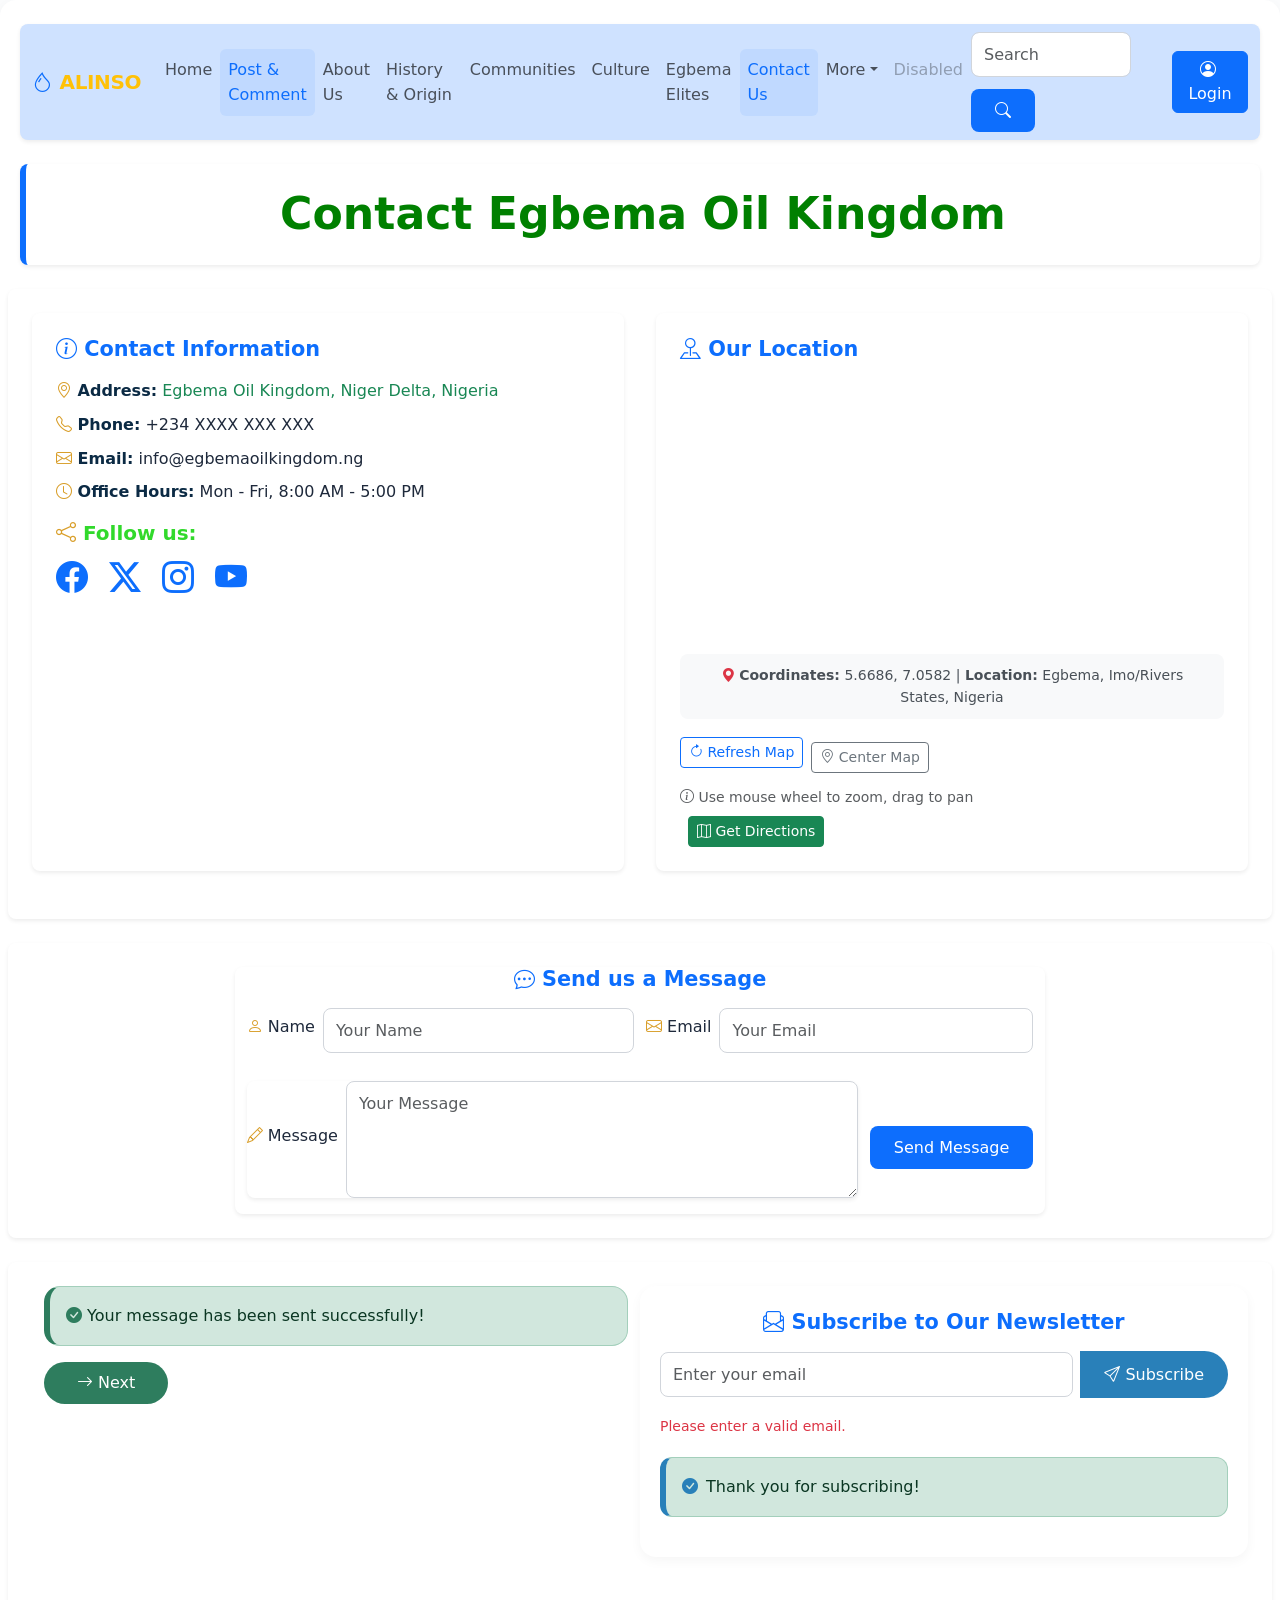
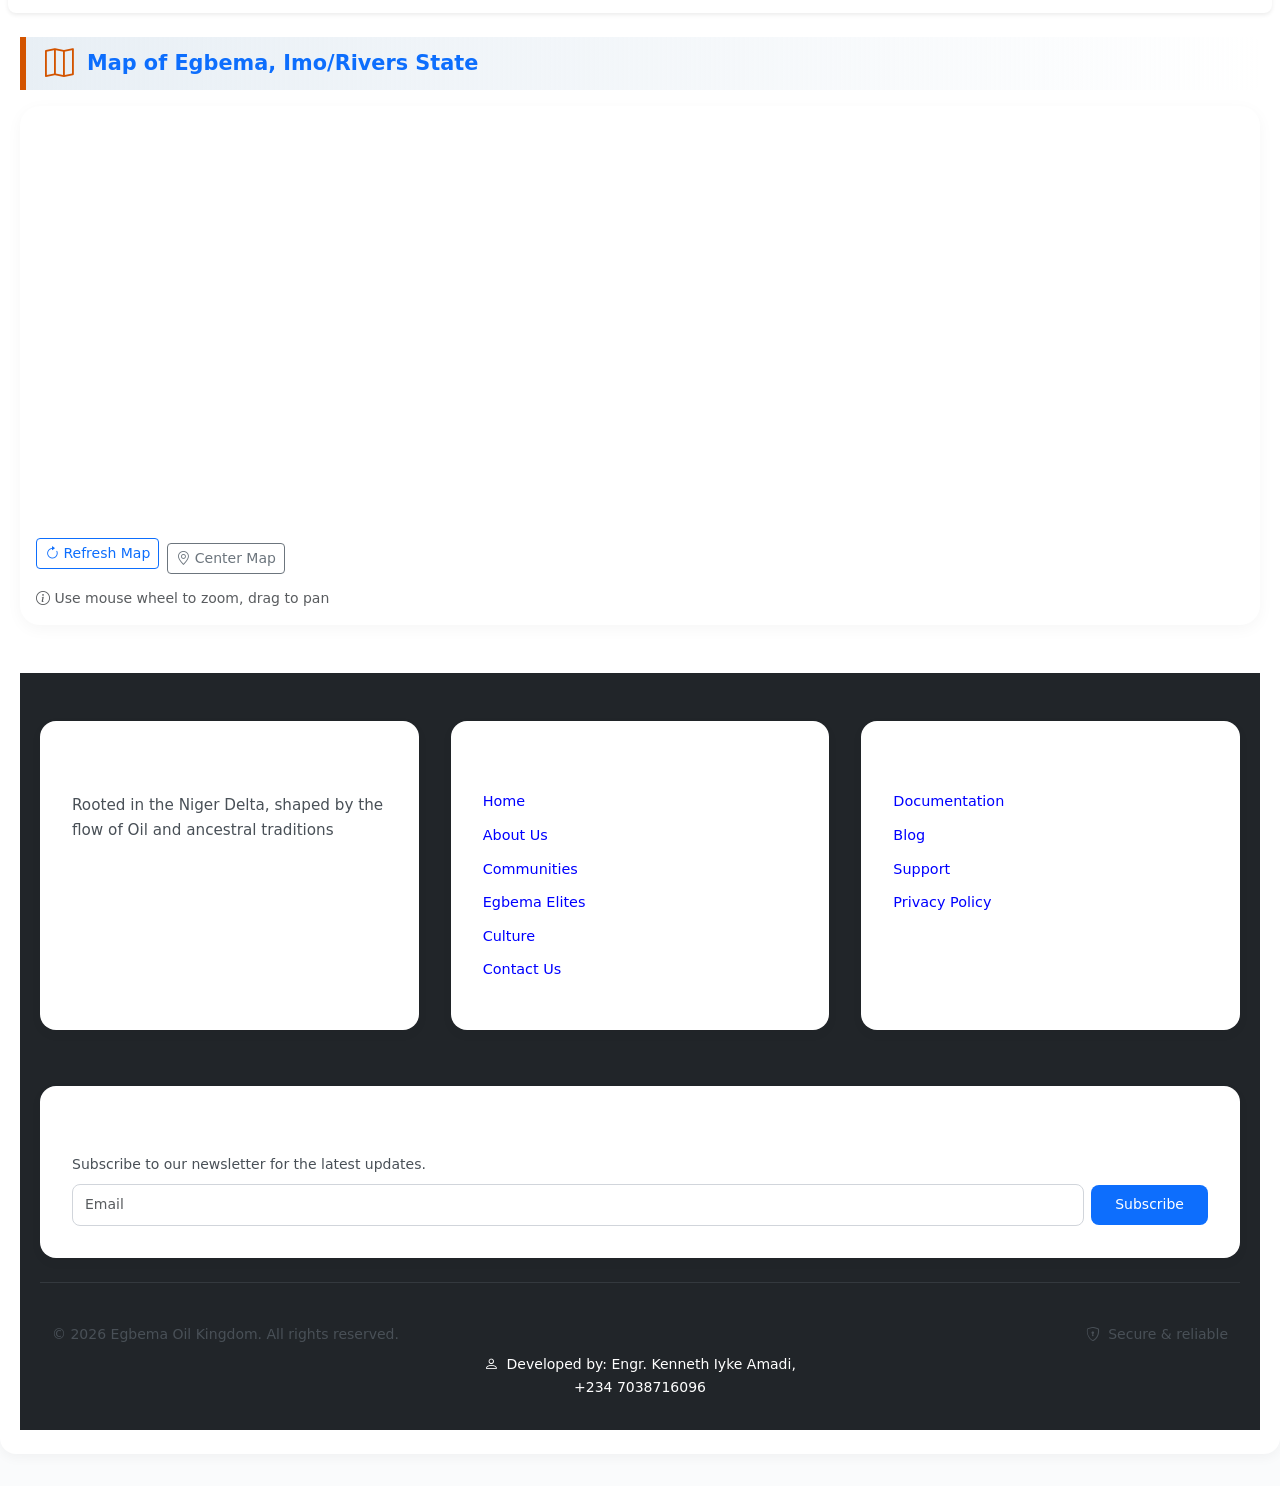
<file: html/contact.html>
<!DOCTYPE html>
<html lang="en">
<head>
    <meta charset="UTF-8">
    <meta name="viewport" content="width=device-width, initial-scale=1.0">
    <title>Document</title>
    <link rel="stylesheet" href="https://cdn.jsdelivr.net/npm/bootstrap-icons@1.11.3/font/bootstrap-icons.min.css">
    <link href="https://cdn.jsdelivr.net/npm/bootstrap@5.3.2/dist/css/bootstrap.min.css" rel="stylesheet">
    <link href="https://cdn.jsdelivr.net/npm/bootstrap@5.3.2/dist/css/bootstrap.min.css" rel="stylesheet">
    <link rel="stylesheet" href="https://cdn.jsdelivr.net/npm/bootstrap-icons@1.11.3/font/bootstrap-icons.min.css">
    <link rel="stylesheet" href="../css/contact.css">
</head>
<body>
    
    <div class="container">

    <!-- ===== NAVBAR ===== -->
    <nav class="navbar navbar-expand-lg navbar-light rounded-3 shadow-sm mb-4 bg-primary-subtle">
        <div class="container-fluid">
            <a class="navbar-brand text-warning" href="#">
                <i class="bi bi-droplet me-2 text-primary"></i >ALINSO
            </a>
            <button class="navbar-toggler" type="button" data-bs-toggle="collapse" data-bs-target="#navbarMain" 
                    aria-controls="navbarMain" aria-expanded="false" aria-label="Toggle navigation">
                <span class="navbar-toggler-icon"></span>
            </button>
            <div class="collapse navbar-collapse" id="navbarMain">
                <ul class="navbar-nav me-auto mb-2 mb-lg-0">
                    <li class="nav-item"><a class="nav-link" href="index.html">Home</a></li>
                    <li class="nav-item text-warning"><a class="nav-link active" href="https://kenesmond.blogspot.com">Post & Comment</a></li>

                    <li class="nav-item"><a class="nav-link" href="about.html">About Us</a></li>
                    <li class="nav-item"><a class="nav-link" href="history.html">History & Origin</a></li>
                    <li class="nav-item"><a class="nav-link" href="community.html">Communities</a></li>
                    <li class="nav-item"><a class="nav-link" href="culture.html">Culture</a></li>
                    <li class="nav-item"><a class="nav-link" href="elite.html">Egbema Elites</a></li>
                    <li class="nav-item"><a class="nav-link active" href="contact.html">Contact Us</a></li>
                    <li class="nav-item dropdown">
                        <a class="nav-link dropdown-toggle" href="#" id="navbarDropdown" role="button" 
                           data-bs-toggle="dropdown" aria-expanded="false">More</a>
                        <ul class="dropdown-menu" aria-labelledby="navbarDropdown">
                            <li><a class="dropdown-item" href="https://kenesmond.blogspot.com">Action</a></li>
                            <li><a class="dropdown-item" href="https://kenesmond.blogspot.com">Another action</a></li>
                            <li><hr class="dropdown-divider"></li>
                            <li><a class="dropdown-item" href="#">Something else</a></li>
                        </ul>
                    </li>
                    <li class="nav-item"><a class="nav-link disabled" href="#" tabindex="-1">Disabled</a></li>
                </ul>
                <form class="d-flex me-2" role="search">
                    <input class="form-control me-2" type="search" placeholder="Search" aria-label="Search" style="max-width:160px;">
                    <button class="btn btn-outline-primary" type="submit"><i class="bi bi-search"></i></button>
                </form>
                <button class="btn btn-primary" type="button"><i class="bi bi-person-circle me-1"></i>Login</button>
            </div>
        </div>
    </nav>

    <!-- ===== PAGE TITLE ===== -->
    <h1 class=" text-center mb-4 p-4 rounded-3 shadow-sm">Contact Egbema Oil Kingdom</h1>

    <!-- ===== CONTACT INFORMATION ===== -->
    <div class="row mb-4 p-4 rounded-3 shadow-sm">
        <div class="col-md-6 mb-4 p-4 rounded-3 shadow-sm">
            <h3 class="text-primary text-center"><i class="bi bi-info-circle"></i> Contact Information</h3>
            <p class="text-success" ><strong><i class="bi bi-geo-alt" style="color:#d99f2b;"></i> Address:</strong> Egbema Oil Kingdom, Niger Delta, Nigeria</p>
            <p><strong><i class="bi bi-telephone" style="color:#d99f2b;"></i> Phone:</strong> +234 XXXX XXX XXX</p>
            <p><strong><i class="bi bi-envelope" style="color:#d99f2b;"></i> Email:</strong> info@egbemaoilkingdom.ng</p>
            <p><strong><i class="bi bi-clock" style="color:#d99f2b;"></i > Office Hours:</strong> Mon - Fri, 8:00 AM - 5:00 PM</p>
            <div>
                <h5 style=" font-weight:700; color:#31d92b; margin-top:1rem;"><i class="bi bi-share" style="color:#d99f2b;"></i> Follow us:</h5>
                <a href="#" class="text-primary me-3" aria-label="Facebook">
                    <i class="bi bi-facebook text-primary" style="font-size:2rem; color:#0b2b3b;"></i>
                </a>
                <a href="#" class="text-primary me-3" aria-label="Twitter">
                    <i class="bi bi-twitter-x text-primary" style="font-size:2rem; color:#0b2b3b;"></i>
                </a>
                <a href="#" class="text-primary me-3" aria-label="Instagram">
                    <i class="bi bi-instagram text-primary" style="font-size:2rem; color:#0b2b3b;"></i>
                </a>
                <a href="#" class="text-primary" aria-label="YouTube">
                    <i class="bi bi-youtube text-primary" style="font-size:2rem; color:#0b2b3b;"></i>
                </a>
            </div>
        </div>
        <div class="col-md-6 mb-4 p-4 rounded-3 shadow-sm">
            <h3 class="text-primary text-center"><i class="bi bi-pin-map"></i> Our Location</h3>
            <iframe
                src="https://www.google.com/maps/embed?pb=!1m18!1m12!1m3!1d3964.157776645462!2d7.058174314265858!3d5.668602995420376!2m3!1f0!2f0!3f0!3m2!1i1024!2i768!4f13.1!3m3!1m2!1s0x1040b4818c8b8f27%3A0x4f0f481ea8b2b0c!2sEgbema%20Imo%20Rivers!5e0!3m2!1sen!2sng!4v1611111111111"
                width="100%" height="250" style="border:0; border-radius:16px;" allowfullscreen="" loading="lazy"></iframe>
        </div>
    </div>

    <!-- ===== CONTACT FORM ===== -->
    <div class="row mb-4 p-4 rounded-3 shadow-sm">
        <div class="col-md-8 mx-auto rounded-3 shadow-sm">
            <h3 class="text-primary text-center"><i class="bi bi-chat-dots"></i> Send us a Message</h3>
            <form id="contactForm" action="#" method="post" class="needs-validation" novalidate>
                <div class="mb-3">
                    <label for="name" class="form-label"><i class="bi bi-person" style="color:#d99f2b;"></i> Name</label>
                    <input type="text" class="form-control" id="name" name="name" placeholder="Your Name" required />
                    <div class="invalid-feedback">Please enter your name.</div>
                </div>
                <div class="mb-3">
                    <label for="email" class="form-label"><i class="bi bi-envelope" style="color:#d99f2b;"></i> Email</label>
                    <input type="email" class="form-control" id="email" name="email" placeholder="Your Email" required />
                    <div class="invalid-feedback">Please enter a valid email.</div>
                </div>
                <div class="mb-3 rounded-3 shadow-sm">
                    <label for="message" class="form-label"><i class="bi bi-pencil" style="color:#d99f2b;"></i> Message</label>
                    <textarea class="form-control" id="message" name="message" rows="4" placeholder="Your Message" required></textarea>
                    <div class="invalid-feedback">Please enter your message.</div>
                </div>
                <button type="submit" class="btn">Send Message</button>
            </form>
        </div>
    </div>

    <!-- ===== SUCCESS MESSAGE & NEWSLETTER ===== -->
    <div class="row mb-4 p-4 rounded-3 shadow-sm">
        <div class="col-md-6">
            <div class="alert alert-success" role="alert" style="border-radius:16px; border-left:6px solid #2e7d5e;">
                <i class="bi bi-check-circle-fill" style="color:#2e7d5e;"></i> Your message has been sent successfully!
            </div>
            <button class="btn" style="background:#2e7d5e; color:white; border-radius:40px; padding:0.5rem 2rem;">
                <i class="bi bi-arrow-right"></i> Next
            </button>
        </div>
        <div class="col-md-6">
            <h3 class="text-primary text-center"><i class="bi bi-envelope-paper"></i> Subscribe to Our Newsletter</h3>
            <form id="newsletterForm">
                <div class="input-group">
                    <input type="email" class="form-control" placeholder="Enter your email" id="newsletterEmail" required>
                    <button class="btn" type="button" style="background:#2980b9; color:white; border-radius:0 40px 40px 0; padding:0.7rem 1.5rem;">
                        <i class="bi bi-send"></i> Subscribe
                    </button>
                </div>
                <div class="invalid-feedback" style="display:block; margin-top:0.3rem;">Please enter a valid email.</div>
                <div class="alert alert-success mt-2" role="alert" style="border-radius:12px; border-left:6px solid #2980b9;">
                    <i class="bi bi-check-circle-fill" style="color:#2980b9;"></i> Thank you for subscribing!
                </div>
            </form>
        </div>
    </div>

    <!-- ===== MAP OF EGBEMA ===== -->
    <h3 class="text-primary text-center" style="font-weight:700; padding:0.6rem 0 0.6rem 1.2rem; border-left:6px solid #d35400; background:linear-gradient(to right, #e8eff5, transparent); display:flex; align-items:center; gap:0.8rem; color:#0f2c3a; margin:1.5rem 0 1rem 0; border-radius:0 8px 8px 0;">
        <i class="bi bi-map" style="color:#d35400; font-size:1.8rem;"></i> Map of Egbema, Imo/Rivers State
    </h3>
    <div class="mb-5" style="background:white; padding:1rem; border-radius:20px; box-shadow:0 4px 16px rgba(0,0,0,0.04);">
        <iframe
            src="https://www.google.com/maps/embed?pb=!1m18!1m12!1m3!1d3964.157776645462!2d7.058174314265858!3d5.668602995420376!2m3!1f0!2f0!3f0!3m2!1i1024!2i768!4f13.1!3m3!1m2!1s0x1040b4818c8b8f27%3A0x4f0f481ea8b2b0c!2sEgbema%20Imo%20Rivers!5e0!3m2!1sen!2sng!4v1611111111111"
            width="100%" height="400" style="border:0; border-radius:16px;" allowfullscreen="" loading="lazy"></iframe>
    </div>

    <!-- ===== FOOTER ===== -->
    <footer class="bg-dark text-white pt-5 pb-3">
    <div class="container">
        <div class="row g-4 pb-4 border-bottom border-secondary border-opacity-25">
            <div class="col-md-4">
                <h5 class="text-uppercase fw-bold mb-3">
                    <i class="bi bi-droplet me-2"></i>EGBEMA
                </h5>
                <p class="text-light-emphasis" style="font-size: 0.95rem;">
                    Rooted in the Niger Delta, shaped by the flow of Oil and ancestral traditions
                </p>
                <div class="mt-2">
                    <a href="#" class="social-icon me-1"><i class="bi bi-twitter-x"></i></a>
                    <a href="#" class="social-icon me-1"><i class="bi bi-facebook"></i></a>
                    <a href="#" class="social-icon me-1"><i class="bi bi-github"></i></a>
                    <a href="#" class="social-icon"><i class="bi bi-instagram"></i></a>
                </div>
            </div>
            <div class="col-md-2">
                <h6 class="text-uppercase fw-semibold mb-3">Quick links</h6>
                <ul class="list-unstyled">
                    <li class="mb-2"><a href="index.html" class="footer-link">Home</a></li>
                    <li class="mb-2"><a href="about.html" class="footer-link">About Us</a></li>
                    <li class="mb-2"><a href="community.html" class="footer-link">Communities</a></li>
                    <li class="mb-2"><a href="elite.html" class="footer-link">Egbema Elites</a></li>
                    <li class="mb-2"><a href="culture.html" class="footer-link">Culture</a></li>
                    <li class="mb-2"><a href="contact.html" class="footer-link">Contact Us</a></li>
                </ul>
            </div>
            <div class="col-md-3">
                <h6 class="text-uppercase fw-semibold mb-3">Resources</h6>
                <ul class="list-unstyled">
                    <li class="mb-2"><a href="#" class="footer-link">Documentation</a></li>
                    <li class="mb-2"><a href="https://kenesmond.blogspot.com" class="footer-link">Blog</a></li>
                    <li class="mb-2"><a href="https://kenesmond.blogspot.com" class="footer-link">Support</a></li>
                    <li class="mb-2"><a href="#" class="footer-link">Privacy Policy</a></li>
                </ul>
            </div>
            <div class="col-md-3">
                <h6 class="text-uppercase fw-semibold mb-3">Stay updated</h6>
                <p class="text-light-emphasis small">Subscribe to our newsletter for the latest updates.</p>
                <form>
                    <div class="input-group">
                        <input type="email" class="form-control form-control-sm" placeholder="Email" aria-label="Email">
                        <button class="btn btn-primary btn-sm" type="button">Subscribe</button>
                    </div>
                </form>
            </div>
        </div>
        <div class="row mt-3">
            <div class="col-md-6 text-center text-md-start">
                <p class="small text-light-emphasis mb-0">
                    &copy; <span id="currentYear"></span> Egbema Oil Kingdom. All rights reserved.
                </p>
            </div>
            <div class="col-md-6 text-center text-md-end">
                <p class="small text-light-emphasis mb-0">
                    <i class="bi bi-shield-lock me-1"></i> Secure &amp; reliable
                </p>
            </div>
        </div>
        <p class="text-white-emphasis small mt-2 text-center">
            <i class="bi bi-person me-1"></i> Developed by: Engr. Kenneth Iyke Amadi, <br>+234 7038716096
        </p>
    </div>
</footer>

</div> <!-- end container -->

<script src="https://cdn.jsdelivr.net/npm/bootstrap@5.3.2/dist/js/bootstrap.bundle.min.js"></script>
 <script src="../javascript/contact.js"></script>
 <script>
    (function() {
        "use strict";

        // 1) auto-update footer year
        const yearSpan = document.getElementById('currentYear');
        if (yearSpan) yearSpan.textContent = new Date().getFullYear();

        // 2) contact form validation & demo submit
        const contactForm = document.getElementById('contactForm');
        if (contactForm) {
            contactForm.addEventListener('submit', function(e) {
                e.preventDefault();
                // simple validation (bootstrap style)
                let valid = true;
                const name = document.getElementById('name');
                const email = document.getElementById('email');
                const message = document.getElementById('message');
                // reset
                [name, email, message].forEach(f => f.classList.remove('is-invalid'));

                if (!name.value.trim()) { name.classList.add('is-invalid'); valid = false; }
                if (!email.value.trim() || !email.value.includes('@')) { email.classList.add('is-invalid'); valid = false; }
                if (!message.value.trim()) { message.classList.add('is-invalid'); valid = false; }

                if (valid) {
                    alert('✅ Message sent! (demo) \nName: ' + name.value + '\nEmail: ' + email.value);
                    contactForm.reset();
                    // also show success alert (already visible by default)
                } else {
                    alert('⚠️ Please fill all fields correctly.');
                }
            });
        }

        // 3) newsletter subscription (inside main contact area)
        const subBtn = document.getElementById('subscribeBtn');
        const newsletterEmail = document.getElementById('newsletterEmail');
        const newsletterSuccess = document.getElementById('newsletterSuccess');
        const newsletterFeedback = document.getElementById('newsletterFeedback');

        if (subBtn && newsletterEmail) {
            subBtn.addEventListener('click', function() {
                const emailVal = newsletterEmail.value.trim();
                if (!emailVal || !emailVal.includes('@')) {
                    newsletterFeedback.style.display = 'block';
                    newsletterSuccess.style.display = 'none';
                    return;
                }
                newsletterFeedback.style.display = 'none';
                newsletterSuccess.style.display = 'block';
                newsletterSuccess.innerHTML = '<i class="bi bi-check-circle-fill" style="color:#2980b9;"></i> Thank you for subscribing! (' + emailVal + ')';
                newsletterEmail.value = '';
                // hide after 5s
                setTimeout(() => { newsletterSuccess.style.display = 'none'; }, 5000);
            });
        }

        // 4) "Next" button (demo)
        const nextBtn = document.getElementById('nextButton');
        if (nextBtn) {
            nextBtn.addEventListener('click', function() {
                alert('➡️ Next action (demo) – you can connect to a thank-you page.');
            });
        }

        // 5) footer newsletter subscribe (demo)
        const footerSubBtn = document.getElementById('footerSubscribeBtn');
        const footerInput = document.getElementById('footerNewsletterInput');
        if (footerSubBtn && footerInput) {
            footerSubBtn.addEventListener('click', function(e) {
                e.preventDefault();
                const val = footerInput.value.trim();
                if (!val || !val.includes('@')) {
                    alert('📧 Please enter a valid email address.');
                    return;
                }
                alert('📬 Footer subscription successful: ' + val);
                footerInput.value = '';
            });
        }

        // 6) search button (navbar)
        const searchBtn = document.querySelector('form[role="search"] .btn');
        if (searchBtn) {
            searchBtn.addEventListener('click', function(e) {
                e.preventDefault();
                const input = this.closest('form').querySelector('input[type="search"]');
                if (input && input.value.trim() !== '') {
                    alert('🔍 Searching for: "' + input.value.trim() + '" (demo)');
                } else {
                    alert('🔎 Please enter a search term.');
                }
            });
        }

        // 7) login button demo
        const loginBtn = document.querySelector('.btn-primary[type="button"] .bi-person-circle')?.closest('.btn');
        if (loginBtn) {
            loginBtn.addEventListener('click', function() {
                alert('🔐 Login dialog (demo) – integrate a modal here.');
            });
        }

        // 8) dropdown items – demo
        document.querySelectorAll('.dropdown-item').forEach(item => {
            item.addEventListener('click', function(e) {
                e.preventDefault();
                alert('📁 Navigate to: ' + this.innerText + ' (demo)');
            });
        });

        // 9) disabled link
        document.querySelector('.nav-link.disabled')?.addEventListener('click', function(e) {
            e.preventDefault();
            alert('⛔ This link is disabled (demo)');
        });

        // 10) social icons in contact info – demo
        document.querySelectorAll('.social-icon-round').forEach(icon => {
            icon.addEventListener('click', function(e) {
                e.preventDefault();
                const label = this.getAttribute('aria-label') || 'social';
                alert('🌐 Follow us on ' + label + ' (demo)');
            });
        });

        console.log('✅ Contact page inline JS active.');
    })();
  </script>


</body>
</html>
</file>
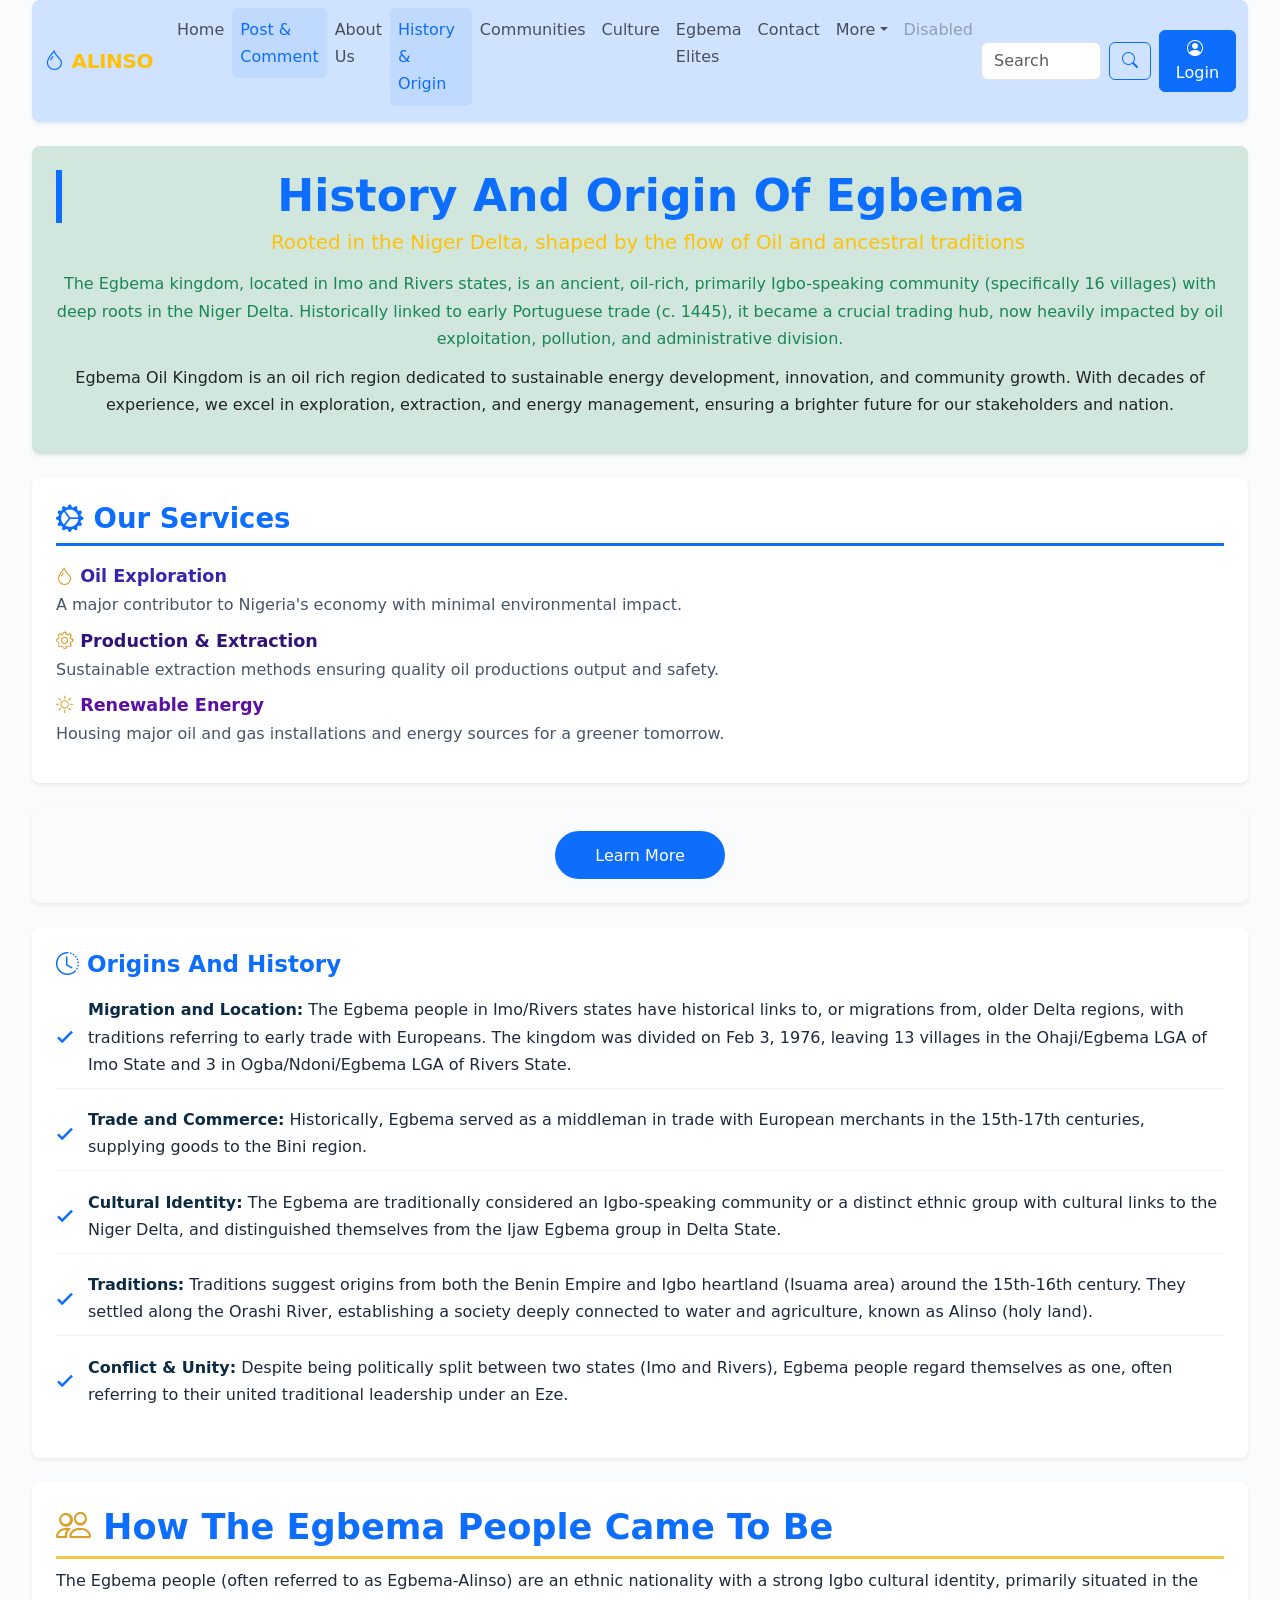
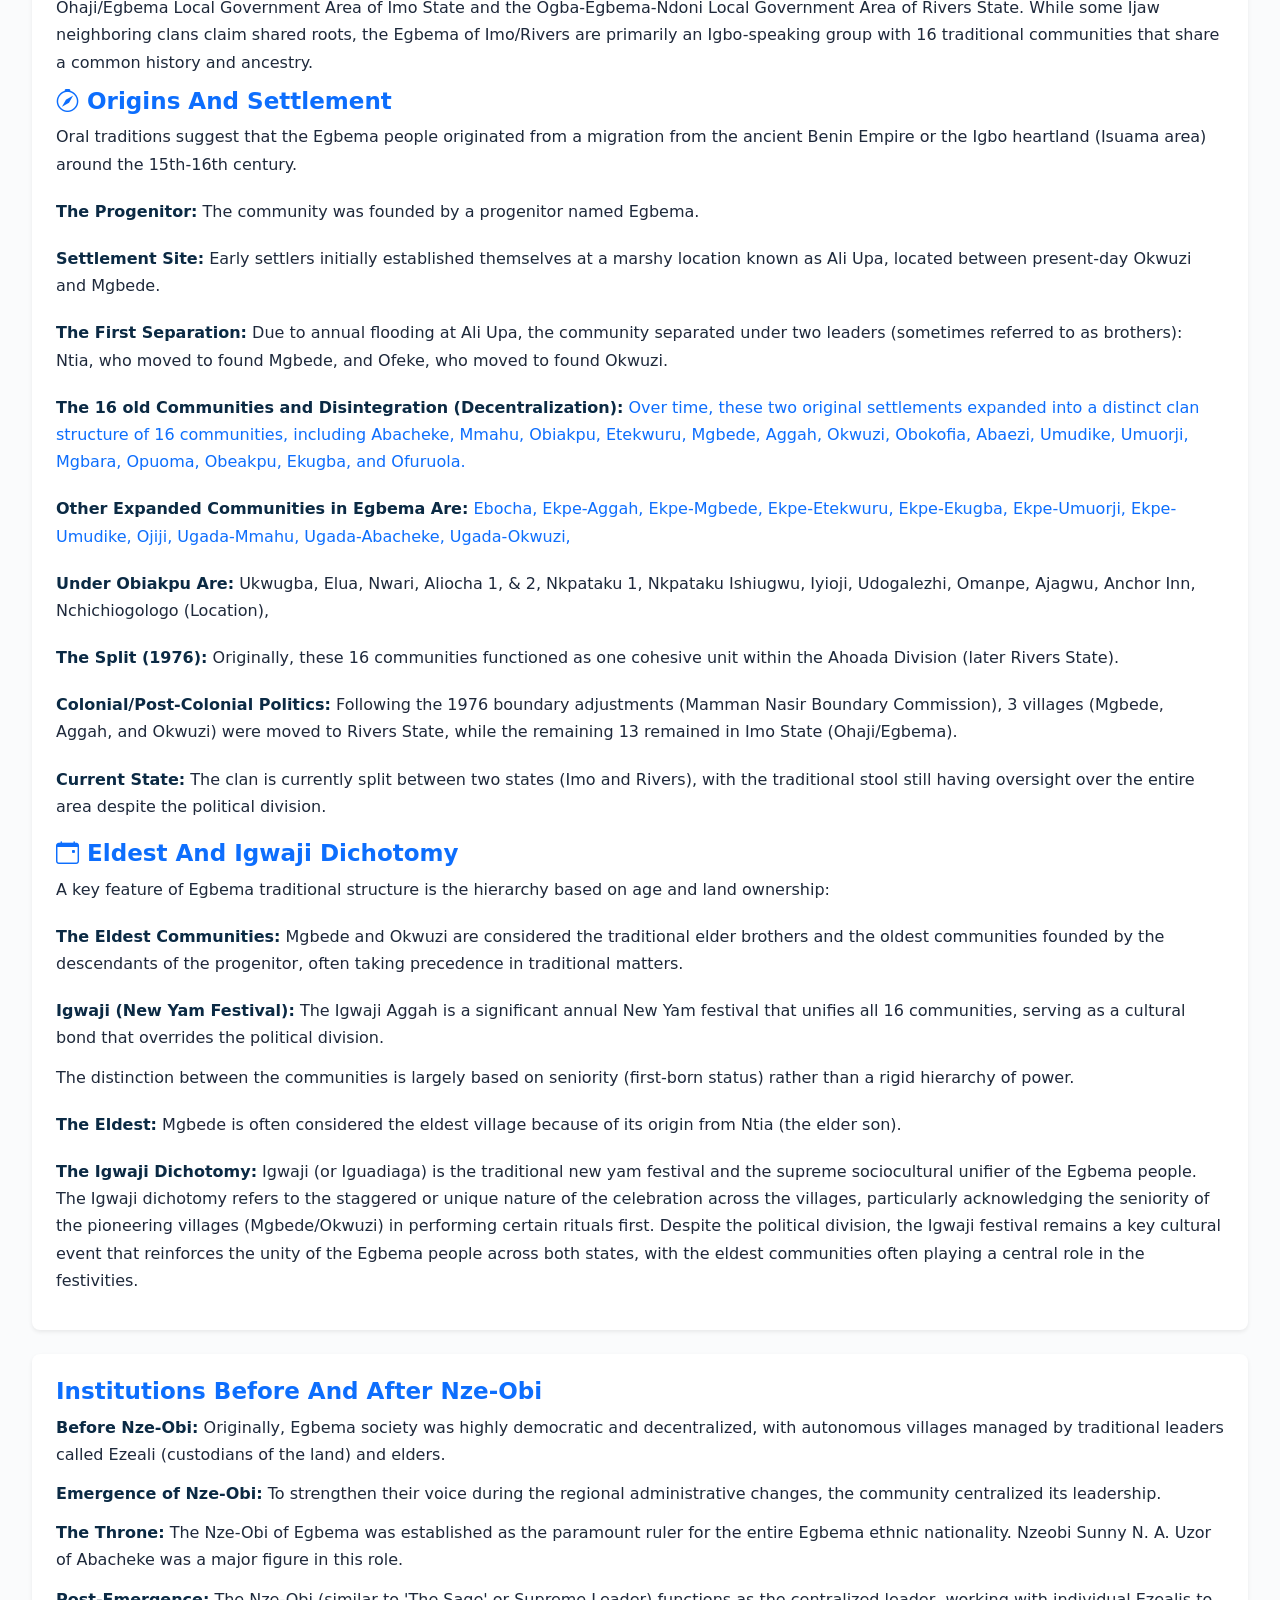
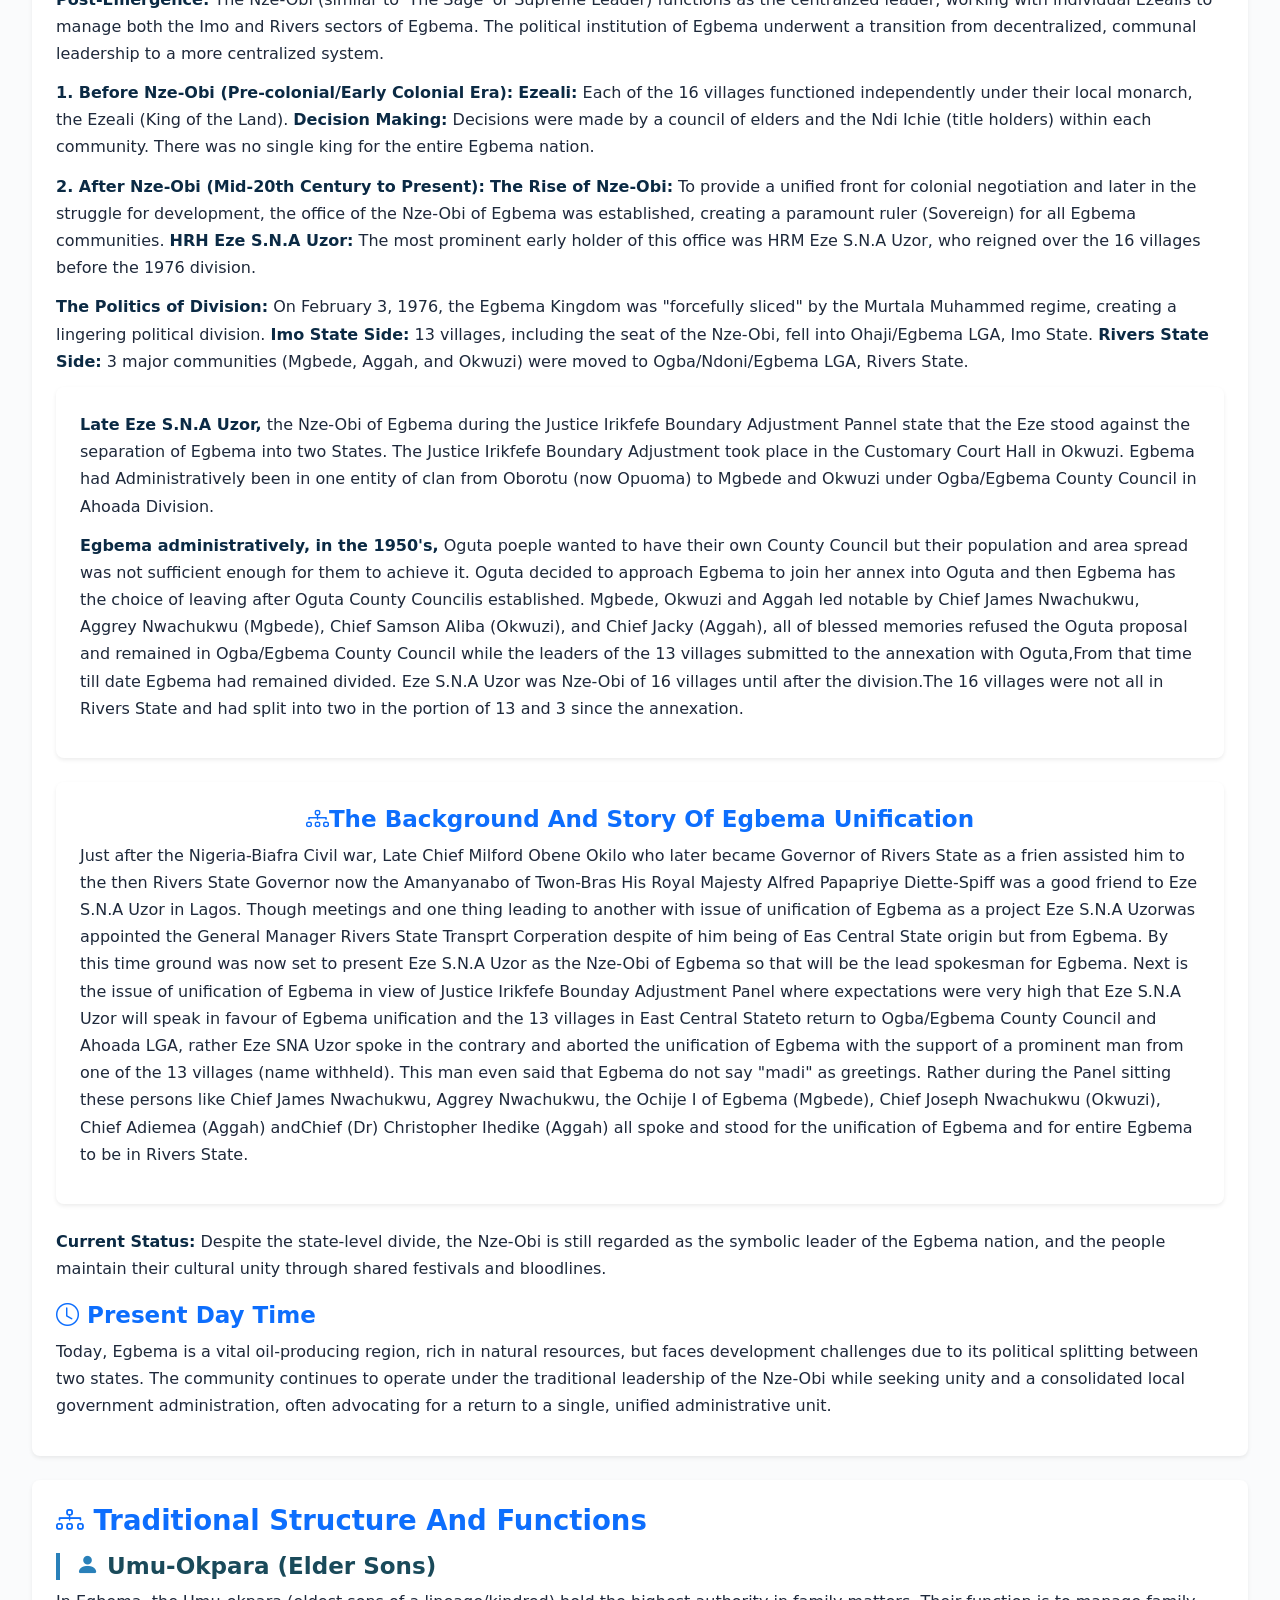
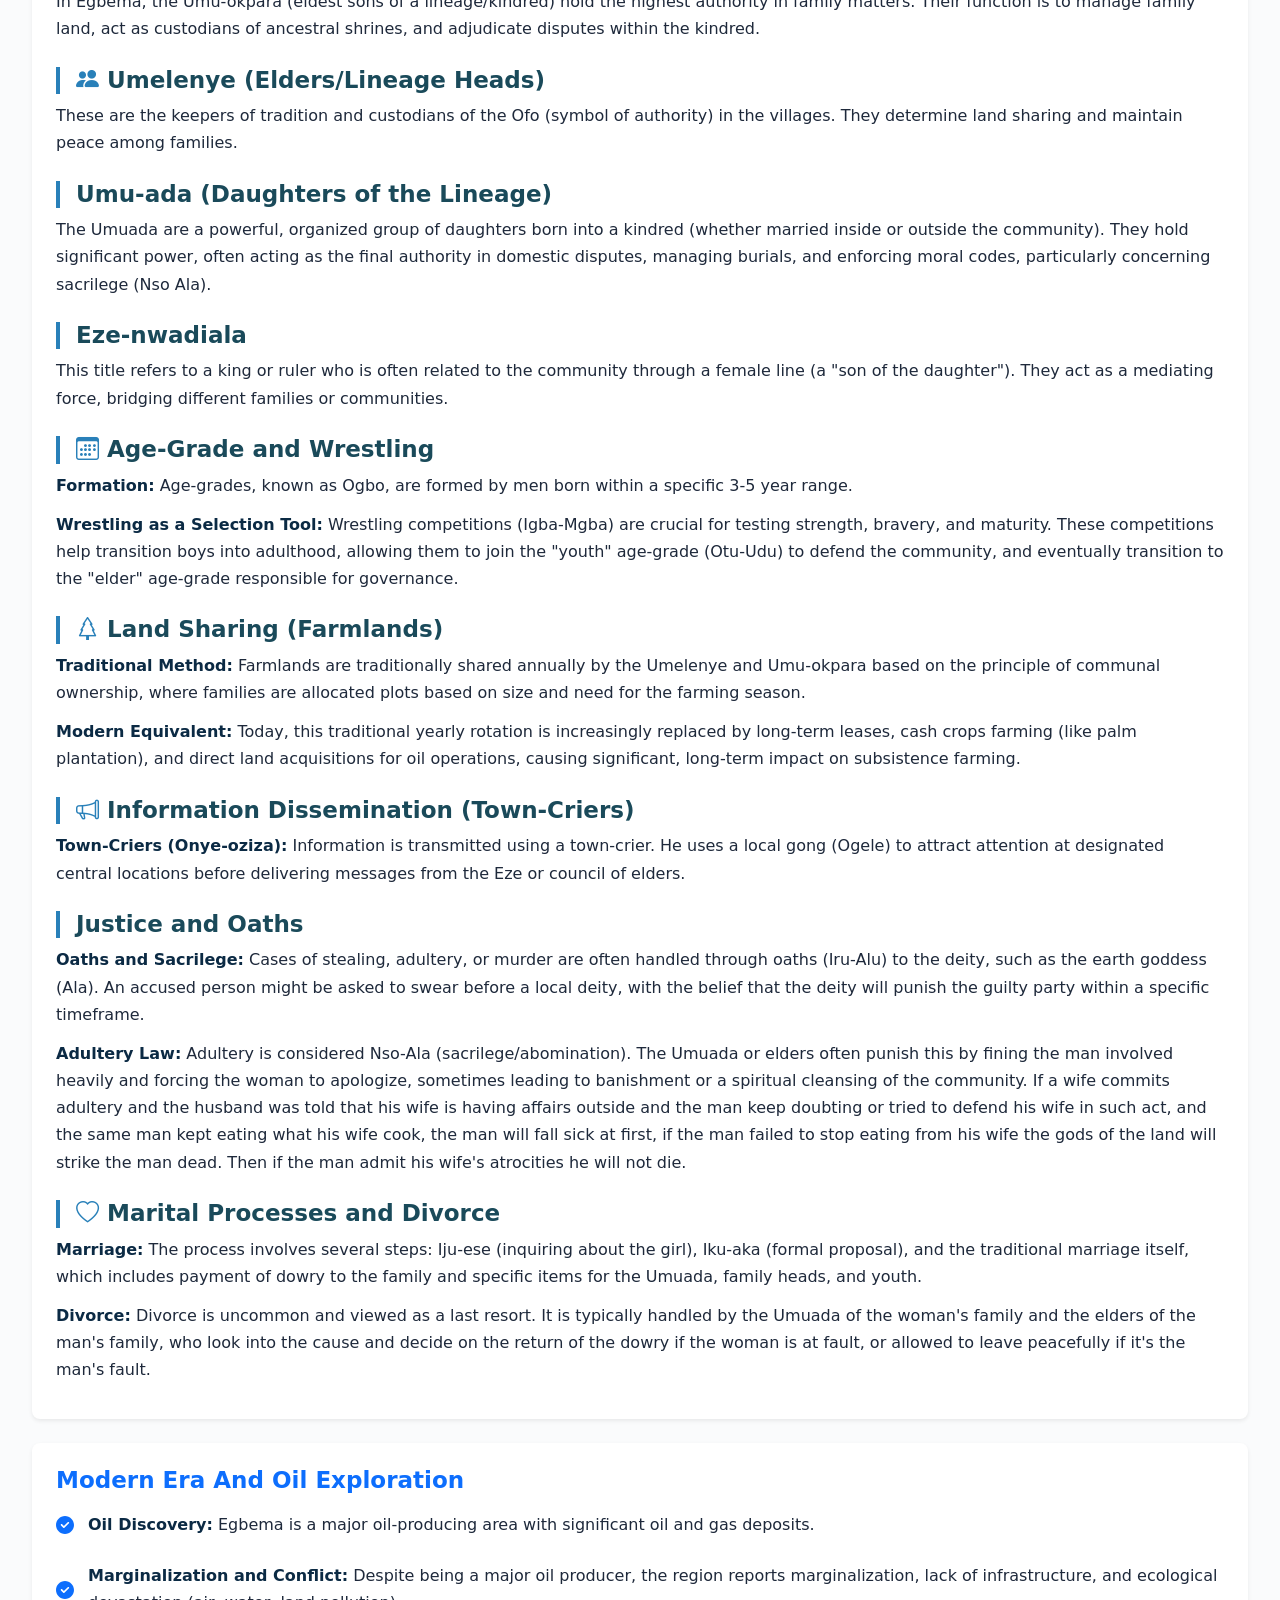
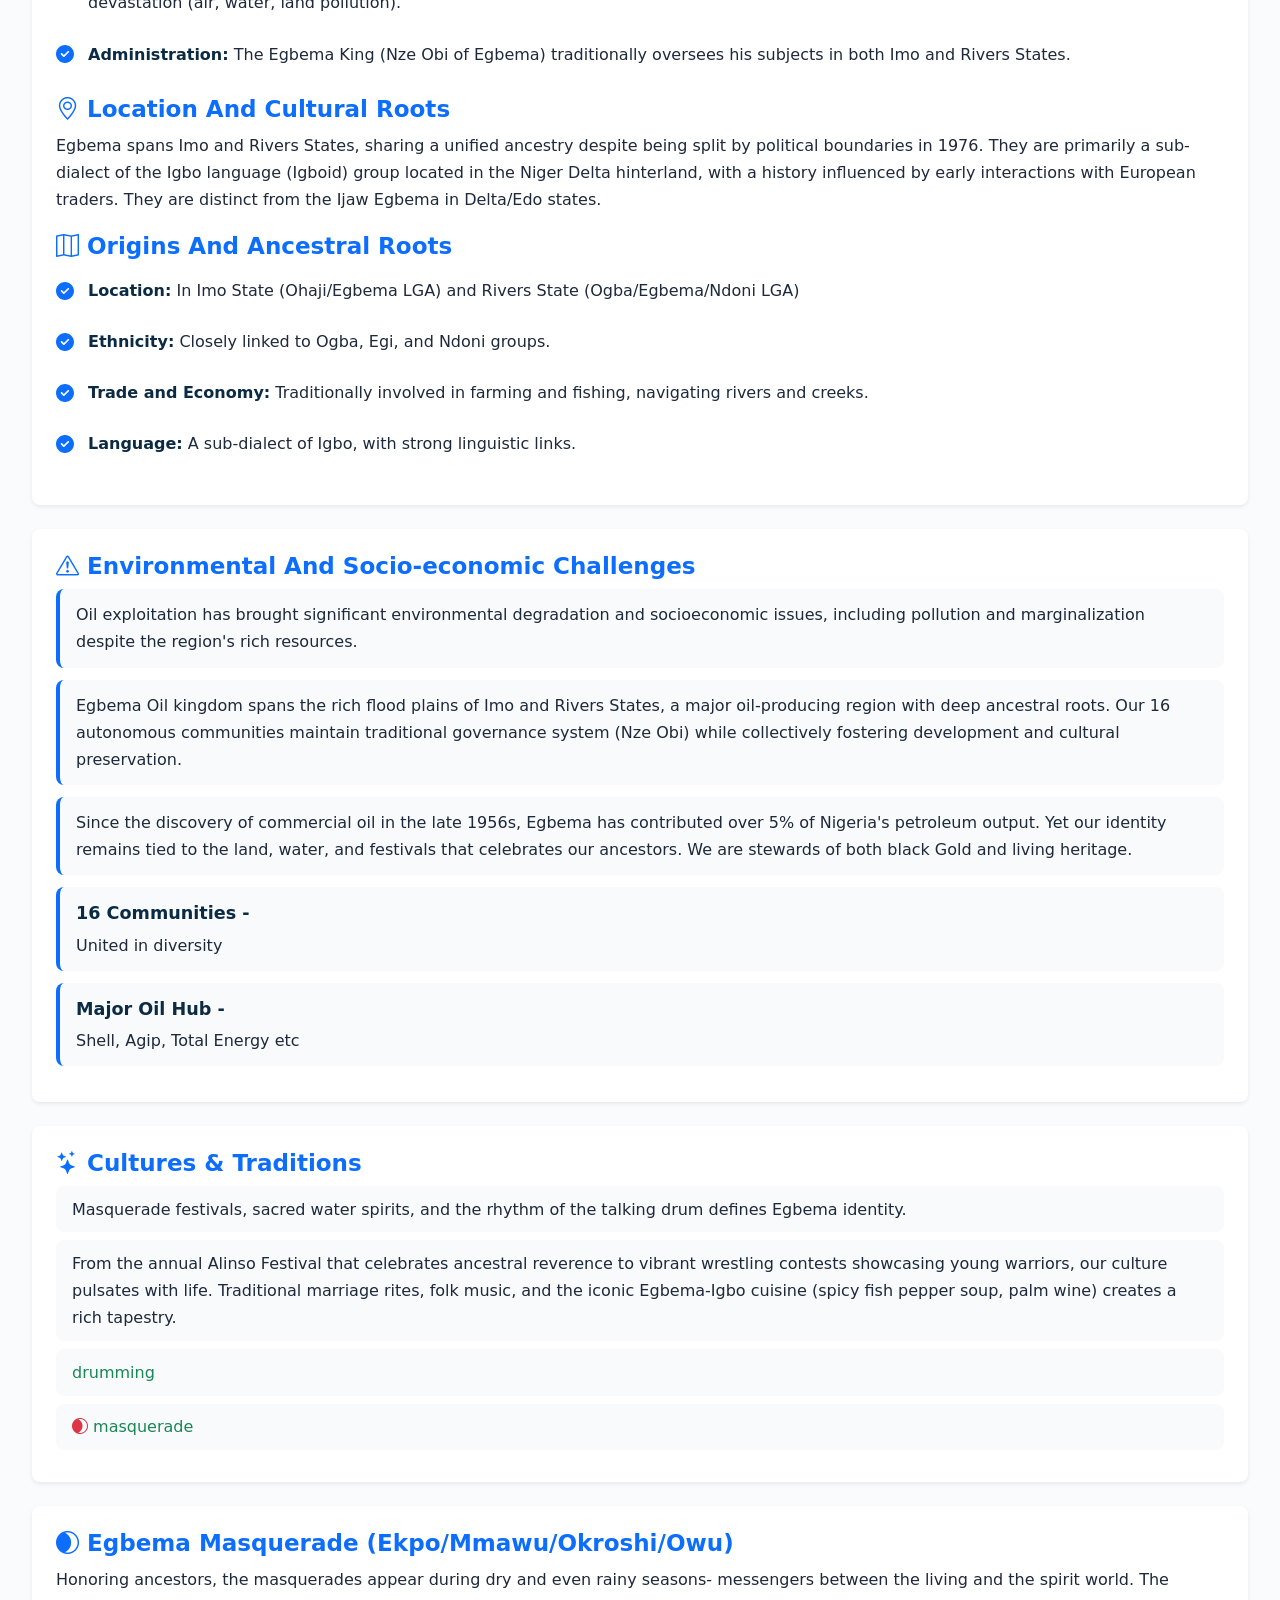
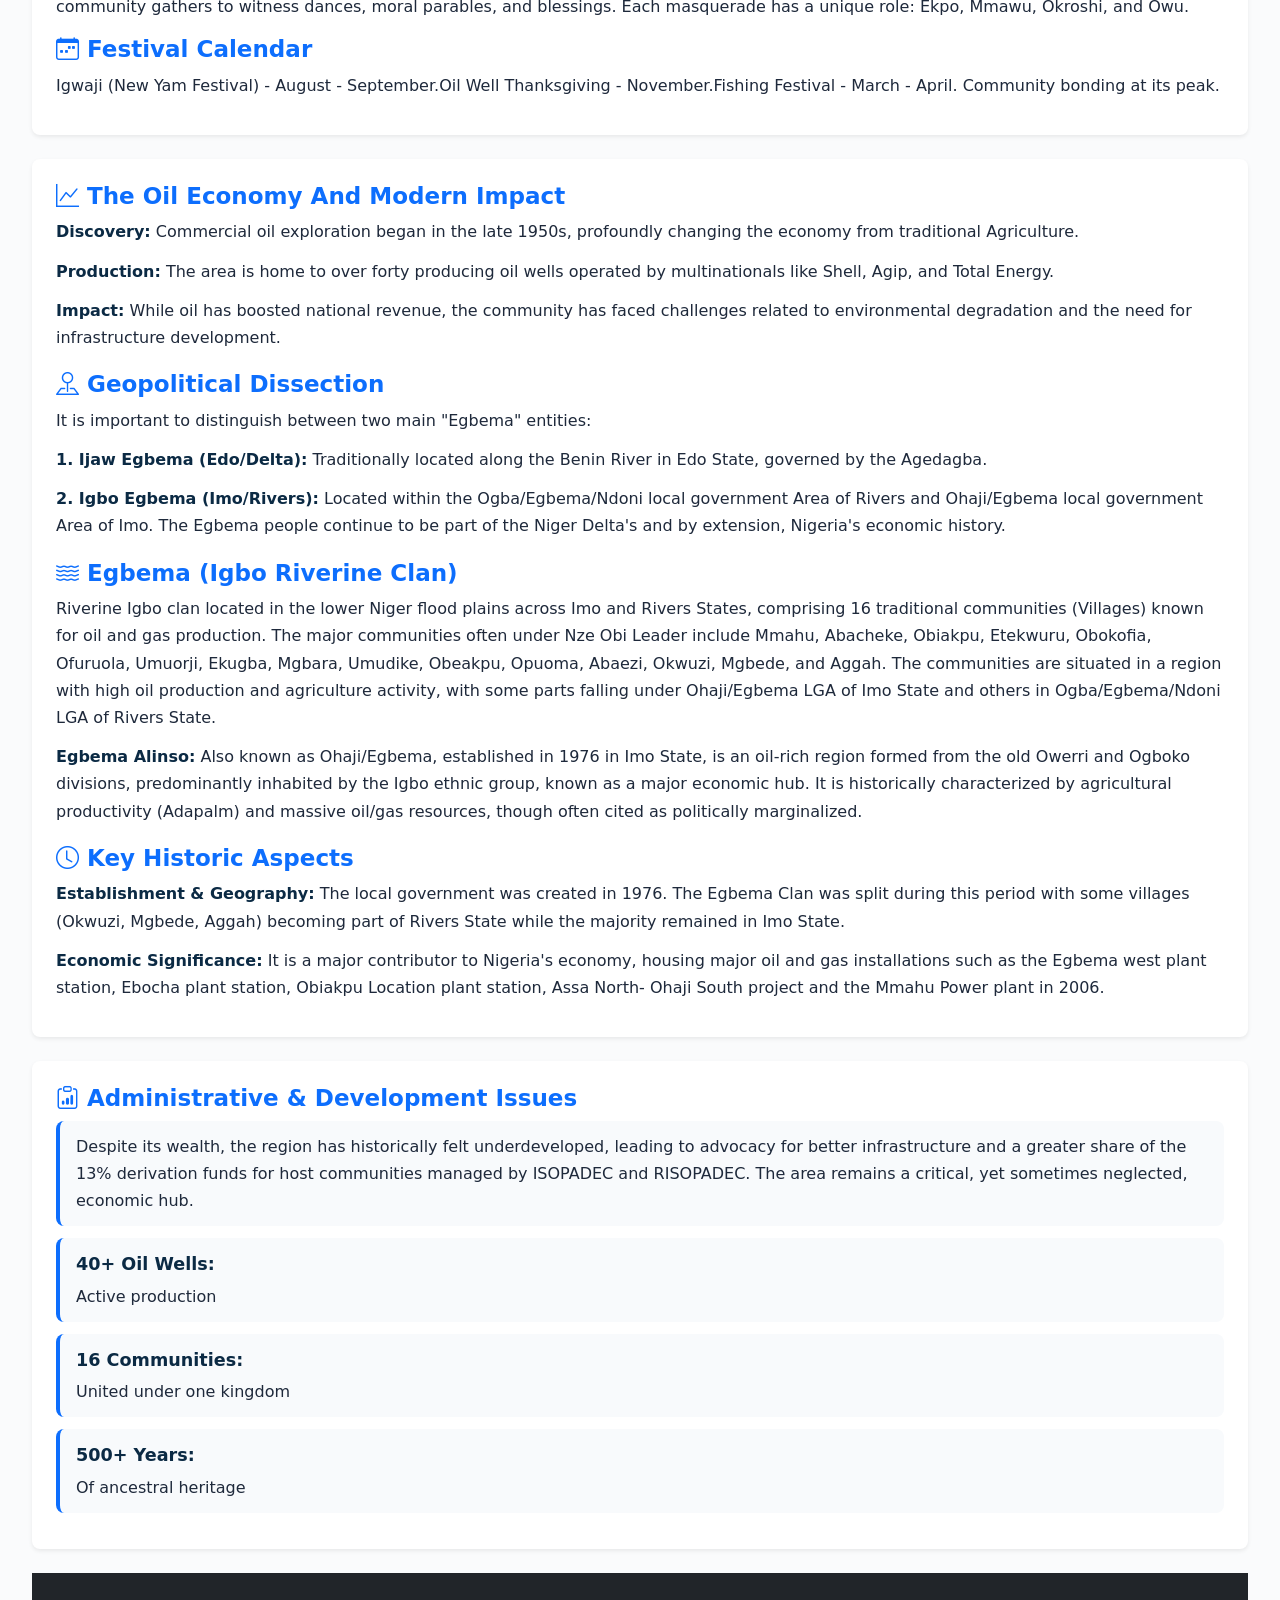
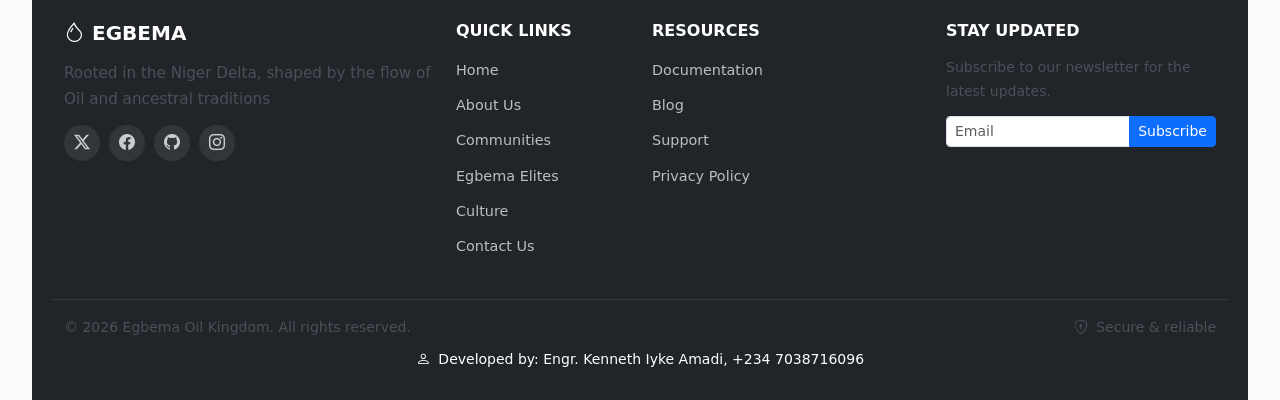
<file: html/history.html>
<!DOCTYPE html>
<html lang="en">
<head>
    <meta charset="UTF-8">
    <meta name="viewport" content="width=device-width, initial-scale=1.0">
    <title>Egbema Oil Kingdom</title>
    <link rel="stylesheet" href="https://cdn.jsdelivr.net/npm/bootstrap-icons@1.11.3/font/bootstrap-icons.min.css">
    <link href="https://cdn.jsdelivr.net/npm/bootstrap@5.3.2/dist/css/bootstrap.min.css" rel="stylesheet">
    <link href="https://cdn.jsdelivr.net/npm/bootstrap@5.3.2/dist/css/bootstrap.min.css" rel="stylesheet">
    <link rel="stylesheet" href="https://cdn.jsdelivr.net/npm/bootstrap-icons@1.11.3/font/bootstrap-icons.min.css">
    <link rel="stylesheet" href="../css/history.css">
</head>
<body>
    
<div class="container">

    <!-- ===== NAVBAR ===== -->
    <nav class="navbar navbar-expand-lg navbar-light rounded-3 shadow-sm mb-4 bg-primary-subtle">
        <div class="container-fluid">
            <a class="navbar-brand text-warning" href="index.html">
                <i class="bi bi-droplet me-2 text-primary"></i>ALINSO
            </a>
            <button class="navbar-toggler" type="button" data-bs-toggle="collapse" data-bs-target="#navbarMain" 
                    aria-controls="navbarMain" aria-expanded="false" aria-label="Toggle navigation">
                <span class="navbar-toggler-icon"></span>
            </button>
            <div class="collapse navbar-collapse" id="navbarMain">
                <ul class="navbar-nav me-auto mb-2 mb-lg-0">
                    <li class="nav-item"><a class="nav-link" href="index.html">Home</a></li>
                    <li class="nav-item text-warning"><a class="nav-link active" href="https://kenesmond.blogspot.com">Post & Comment</a></li>

                    <li class="nav-item"><a class="nav-link" href="about.html">About Us</a></li>
                    <li class="nav-item"><a class="nav-link active" href="history.html">History & Origin</a></li>
                    <li class="nav-item"><a class="nav-link" href="community.html">Communities</a></li>
                    <li class="nav-item"><a class="nav-link" href="culture.html">Culture</a></li>
                    <li class="nav-item"><a class="nav-link" href="elite.html">Egbema Elites</a></li>
                    <li class="nav-item"><a class="nav-link" href="contact.html">Contact</a></li>
                    <li class="nav-item dropdown">
                        <a class="nav-link dropdown-toggle" href="#" id="navbarDropdown" role="button" 
                           data-bs-toggle="dropdown" aria-expanded="false">More</a>
                        <ul class="dropdown-menu" aria-labelledby="navbarDropdown">
                            <li><a class="dropdown-item" href="#">Action</a></li>
                            <li><a class="dropdown-item" href="#">Another action</a></li>
                            <li><hr class="dropdown-divider"></li>
                            <li><a class="dropdown-item" href="#">Something else</a></li>
                        </ul>
                    </li>
                    <li class="nav-item"><a class="nav-link disabled" href="#" tabindex="-1">Disabled</a></li>
                </ul>
                <form class="d-flex me-2" role="search">
                    <input class="form-control me-2" type="search" placeholder="Search" aria-label="Search" style="max-width:160px;">
                    <button class="btn btn-outline-primary" type="submit"><i class="bi bi-search"></i></button>
                </form>
                <button class="btn btn-primary" type="button"><i class="bi bi-person-circle me-1"></i>Login</button>
            </div>
        </div>
    </nav>

    <!-- ===== PAGE TITLE ===== -->
    <div class="about bg-success-subtle p-4 rounded-3 shadow-sm mb-4">
        <h1 class="text-primary text-center">History And Origin Of Egbema</h1>
        <h4 class="text-warning">Rooted in the Niger Delta, shaped by the flow of Oil and ancestral traditions</h4>
        <p class="text-success text-center">
            The Egbema kingdom, located in Imo and Rivers states, is an ancient, oil-rich, primarily Igbo-speaking community (specifically 16 villages) with deep roots in the Niger Delta. Historically linked to early Portuguese trade (c. 1445), it became a crucial trading hub, now heavily impacted by oil exploitation, pollution, and administrative division.
        </p>
        <p class="text-dark text-center">
            Egbema Oil Kingdom is an oil rich region dedicated to sustainable energy development, innovation, and community growth. With decades of experience, we excel in exploration, extraction, and energy management, ensuring a brighter future for our stakeholders and nation.
        </p>
    </div>

    <!-- ===== SERVICES ===== -->
    <div class="services mb-4 p-4 rounded-3 shadow-sm">
        <h2 class="service text-primary"><i class="bi bi-gear-wide-connected text-primary"></i> Our Services</h2>
        <h3 style="color:#3924ad; font-weight:700; margin-top:0.5rem;"><i class="bi bi-droplet" style="color:#d99f2b;"></i> Oil Exploration</h3>
        <p>A major contributor to Nigeria's economy with minimal environmental impact.</p>
        <h3 style="color:#311277; font-weight:700;"><i class="bi bi-gear" style="color:#d99f2b;"></i> Production & Extraction</h3>
        <p>Sustainable extraction methods ensuring quality oil productions output and safety.</p>
        <h3 style="color:#5c10a3; font-weight:700;"><i class="bi bi-sun" style="color:#d99f2b;"></i> Renewable Energy</h3>
        <p>Housing major oil and gas installations and energy sources for a greener tomorrow.</p>
    </div>

    <!-- ===== LEARN MORE BUTTON ===== -->
    <div class="learn mb-4 p-4 rounded-3 shadow-sm">
        <a href="about.html">Learn More</a>
    </div>

    <!-- ===== ORIGINS AND HISTORY ===== -->
    <div class="origin mb-4 p-4 rounded-3 shadow-sm">
        <h3 class="text-primary" ><i class="bi bi-clock-history text-primary"></i> Origins And History</h3>
        <ul>
            <li><strong>Migration and Location:</strong> The Egbema people in Imo/Rivers states have historical links to, or migrations from, older Delta regions, with traditions referring to early trade with Europeans. The kingdom was divided on Feb 3, 1976, leaving 13 villages in the Ohaji/Egbema LGA of Imo State and 3 in Ogba/Ndoni/Egbema LGA of Rivers State.</li>
            <li><strong>Trade and Commerce:</strong> Historically, Egbema served as a middleman in trade with European merchants in the 15th-17th centuries, supplying goods to the Bini region.</li>
            <li><strong>Cultural Identity:</strong> The Egbema are traditionally considered an Igbo-speaking community or a distinct ethnic group with cultural links to the Niger Delta, and distinguished themselves from the Ijaw Egbema group in Delta State.</li>
            <li><strong>Traditions:</strong> Traditions suggest origins from both the Benin Empire and Igbo heartland (Isuama area) around the 15th-16th century. They settled along the Orashi River, establishing a society deeply connected to water and agriculture, known as Alinso (holy land).</li>
            <li><strong>Conflict & Unity:</strong> Despite being politically split between two states (Imo and Rivers), Egbema people regard themselves as one, often referring to their united traditional leadership under an Eze.</li>
        </ul>
    </div>

    <!-- ===== HOW THE EGBEMA PEOPLE CAME TO BE ===== -->
    <div class="egbema mb-4 p-4 rounded-3 shadow-sm">
        <h1 class="text-primary" style="font-size:2.2rem; font-weight:700; color:#0b2b3b; border-bottom:3px solid #f5c542; padding-bottom:0.5rem; display:flex; align-items:center; gap:12px;">
            <i class="bi bi-people" style="color:#d99f2b;"></i> How The Egbema People Came To Be
        </h1>
        <p>The Egbema people (often referred to as Egbema-Alinso) are an ethnic nationality with a strong Igbo cultural identity, primarily situated in the Ohaji/Egbema Local Government Area of Imo State and the Ogba-Egbema-Ndoni Local Government Area of Rivers State. 
          While some Ijaw neighboring clans claim shared roots, the Egbema of Imo/Rivers are primarily an Igbo-speaking group with 16 traditional communities that share a common history and ancestry.</p>

        <h3 class="text-primary"><i class="bi bi-compass"></i> Origins And Settlement</h3>
        <p>Oral traditions suggest that the Egbema people originated from a migration from the ancient Benin Empire or the Igbo heartland (Isuama area) around the 15th-16th century.</p>
        <p><strong>The Progenitor:</strong> The community was founded by a progenitor named Egbema.</p>
        <p><strong>Settlement Site:</strong> Early settlers initially established themselves at a marshy location known as Ali Upa, located between present-day Okwuzi and Mgbede.</p>
        <p><strong>The First Separation:</strong> Due to annual flooding at Ali Upa, the community separated under two leaders (sometimes referred to as brothers): Ntia, who moved to found Mgbede, and Ofeke, who moved to found Okwuzi.</p>
        <p class="text-primary"><strong>The 16 old Communities and Disintegration (Decentralization):</strong> Over time, these two original settlements expanded into a distinct clan structure of 16 communities, including Abacheke, Mmahu, Obiakpu, Etekwuru, Mgbede, Aggah, Okwuzi, Obokofia, Abaezi, Umudike, Umuorji, Mgbara, Opuoma, Obeakpu, Ekugba, and Ofuruola.</p>
        <p class="text-primary"><strong>Other Expanded Communities in Egbema Are:</strong> Ebocha, Ekpe-Aggah, Ekpe-Mgbede, Ekpe-Etekwuru, Ekpe-Ekugba, Ekpe-Umuorji,  Ekpe-Umudike, Ojiji, Ugada-Mmahu, Ugada-Abacheke, Ugada-Okwuzi,
        
        <p><strong>Under Obiakpu Are:</strong> Ukwugba, Elua, Nwari, Aliocha 1, & 2, Nkpataku 1, Nkpataku Ishiugwu, Iyioji, Udogalezhi, Omanpe, Ajagwu, Anchor Inn, Nchichiogologo (Location),
        <p><strong>The Split (1976):</strong> Originally, these 16 communities functioned as one cohesive unit within the Ahoada Division (later Rivers State).</p>
        <p><strong>Colonial/Post-Colonial Politics:</strong> Following the 1976 boundary adjustments (Mamman Nasir Boundary Commission), 3 villages (Mgbede, Aggah, and Okwuzi) were moved to Rivers State, while the remaining 13 remained in Imo State (Ohaji/Egbema).</p>
        <p><strong>Current State:</strong> The clan is currently split between two states (Imo and Rivers), with the traditional stool still having oversight over the entire area despite the political division.</p>

        <h3 class="text-primary"><i class="bi bi-calendar-event"></i> Eldest And Igwaji Dichotomy</h3>
        <p>A key feature of Egbema traditional structure is the hierarchy based on age and land ownership:</p>
        <p><strong>The Eldest Communities:</strong> Mgbede and Okwuzi are considered the traditional elder brothers and the oldest communities founded by the descendants of the progenitor, often taking precedence in traditional matters.</p>
        <p><strong>Igwaji (New Yam Festival):</strong> The Igwaji Aggah is a significant annual New Yam festival that unifies all 16 communities, serving as a cultural bond that overrides the political division.</p>
        <p>The distinction between the communities is largely based on seniority (first-born status) rather than a rigid hierarchy of power.</p>
        <p><strong>The Eldest:</strong> Mgbede is often considered the eldest village because of its origin from Ntia (the elder son).</p>
        <p><strong>The Igwaji Dichotomy:</strong> Igwaji (or Iguadiaga) is the traditional new yam festival and the supreme sociocultural unifier of the Egbema people. The Igwaji dichotomy refers to the staggered or unique nature of the celebration across the villages, particularly acknowledging the seniority of the pioneering villages (Mgbede/Okwuzi) in performing certain rituals first. Despite the political division, the Igwaji festival remains a key cultural event that reinforces the unity of the Egbema people across both states, with the eldest communities often playing a central role in the festivities.</p>
    </div>

    <!-- ===== NZE-OBI ===== -->
    <div class="nze-obi mb-4 p-4 rounded-3 shadow-sm">
        <h3 class="text-primary"><i class="bi bi-crown"></i> Institutions Before And After Nze-Obi</h3>
        <p><strong>Before Nze-Obi:</strong> Originally, Egbema society was highly democratic and decentralized, with autonomous villages managed by traditional leaders called Ezeali (custodians of the land) and elders.</p>
        <p><strong>Emergence of Nze-Obi:</strong> To strengthen their voice during the regional administrative changes, the community centralized its leadership.</p>
        <p><strong>The Throne:</strong> The Nze-Obi of Egbema was established as the paramount ruler for the entire Egbema ethnic nationality. Nzeobi Sunny N. A. Uzor of Abacheke was a major figure in this role.</p>
        <p><strong>Post-Emergence:</strong> The Nze-Obi (similar to 'The Sage' or Supreme Leader) functions as the centralized leader, working with individual Ezealis to manage both the Imo and Rivers sectors of Egbema. The political institution of Egbema underwent a transition from decentralized, communal leadership to a more centralized system.</p>
        <p><strong>1. Before Nze-Obi (Pre-colonial/Early Colonial Era):</strong><br>
        <strong>Ezeali:</strong> Each of the 16 villages functioned independently under their local monarch, the Ezeali (King of the Land).<br>
        <strong>Decision Making:</strong> Decisions were made by a council of elders and the Ndi Ichie (title holders) within each community. There was no single king for the entire Egbema nation.</p>
        <p><strong>2. After Nze-Obi (Mid-20th Century to Present):</strong><br>
        <strong>The Rise of Nze-Obi:</strong> To provide a unified front for colonial negotiation and later in the struggle for development, the office of the Nze-Obi of Egbema was established, creating a paramount ruler (Sovereign) for all Egbema communities.<br>
        <strong>HRH Eze S.N.A Uzor:</strong> The most prominent early holder of this office was HRM Eze S.N.A Uzor, who reigned over the 16 villages before the 1976 division.</p>
        <p><strong>The Politics of Division:</strong><br>
        On February 3, 1976, the Egbema Kingdom was "forcefully sliced" by the Murtala Muhammed regime, creating a lingering political division.<br>
        <strong>Imo State Side:</strong> 13 villages, including the seat of the Nze-Obi, fell into Ohaji/Egbema LGA, Imo State.<br>
        <strong>Rivers State Side:</strong> 3 major communities (Mgbede, Aggah, and Okwuzi) were moved to Ogba/Ndoni/Egbema LGA, Rivers State.</p>

        <div class="mb-4 p-4 rounded-3 shadow-sm">
            <p> <strong>Late Eze S.N.A Uzor,</strong> the Nze-Obi of Egbema during the Justice Irikfefe Boundary Adjustment Pannel state that the Eze stood against the separation 
            of Egbema into two States. The Justice Irikfefe Boundary Adjustment took place in the Customary Court Hall in Okwuzi. Egbema had Administratively been in one entity
            of clan from Oborotu (now Opuoma) to Mgbede and Okwuzi under Ogba/Egbema County Council in Ahoada Division. </p>
            <p> <strong>Egbema administratively, in the 1950's,</strong> Oguta poeple wanted to have their own County Council but their population and area spread was not sufficient enough for them to achieve
            it. Oguta decided to approach Egbema to join her annex into Oguta and then Egbema has the choice of leaving after Oguta County Councilis established. Mgbede, Okwuzi and Aggah led notable by Chief
            James Nwachukwu, Aggrey Nwachukwu (Mgbede), Chief Samson Aliba (Okwuzi), and Chief Jacky (Aggah), all of blessed memories refused the Oguta proposal and remained in Ogba/Egbema County Council while the 
            leaders of the 13 villages submitted to the annexation with Oguta,From that time till date Egbema had remained divided. Eze S.N.A Uzor was Nze-Obi of 16 villages until after the division.The 16 villages were not all in Rivers State and 
            had split into two in the portion of 13 and 3 since the annexation.
            </p>
        </div>

        <div class="mb-4 p-4 rounded-3 shadow-sm">
            <h3 class="text-center text-primary "><i class="bi bi-diagram-3 text-primary"></i>The Background And Story Of Egbema Unification</h3>
            <p>Just after the Nigeria-Biafra Civil war, Late Chief Milford Obene Okilo who later became Governor of Rivers State as a frien assisted him to the then Rivers State Governor now the Amanyanabo of Twon-Bras His Royal
                Majesty Alfred Papapriye Diette-Spiff was a good friend to Eze S.N.A Uzor in Lagos. Though meetings and one thing leading to another with issue of unification of Egbema as a project Eze S.N.A Uzorwas appointed the General Manager Rivers State
                Transprt Corperation despite of him being of Eas Central State origin but from Egbema. By this time ground was now set to present Eze S.N.A Uzor as the Nze-Obi of Egbema so that will be the lead spokesman for Egbema.
                Next is the issue of unification of Egbema in view of Justice Irikfefe Bounday Adjustment Panel where expectations were very high that Eze S.N.A Uzor will speak in favour of Egbema unification and the 13 villages in East Central 
                Stateto return to Ogba/Egbema County Council and Ahoada LGA, rather Eze SNA Uzor spoke in the contrary and aborted the unification of Egbema with the support of a prominent man from one of the 13 villages (name withheld).
                <br> This man even said that Egbema do not say "madi" as greetings. Rather during the Panel sitting these persons like Chief James Nwachukwu, Aggrey Nwachukwu, the Ochije I of Egbema (Mgbede), Chief Joseph
                Nwachukwu (Okwuzi), Chief Adiemea (Aggah) andChief (Dr) Christopher Ihedike (Aggah) all spoke and stood for the unification of Egbema and for entire Egbema to be in Rivers State.
            </p>
        </div>

        <p><strong>Current Status:</strong> Despite the state-level divide, the Nze-Obi is still regarded as the symbolic leader of the Egbema nation, and the people maintain their cultural unity through shared festivals and bloodlines.</p>

        <h3 class="text-primary"><i class="bi bi-clock text-primary"></i> Present Day Time</h3>
        <p>Today, Egbema is a vital oil-producing region, rich in natural resources, but faces development challenges due to its political splitting between two states. The community continues to operate under the traditional leadership of the Nze-Obi while seeking unity and a consolidated local government administration, often advocating for a return to a single, unified administrative unit.</p>
    </div>

    <!-- ===== TRADITIONAL STRUCTURE ===== -->
    <div class="tradition mb-4 p-4 rounded-3 shadow-sm">
        <h2 class="text-primary"><i class="bi bi-diagram-3"></i> Traditional Structure And Functions</h2>
        
        <h3 style="color:#1a4a5a; font-weight:700; border-left:4px solid #2980b9; padding-left:1rem;"><i class="bi bi-person-fill" style="color:#2980b9;"></i> Umu-Okpara (Elder Sons)</h3>
        <p>In Egbema, the Umu-okpara (eldest sons of a lineage/kindred) hold the highest authority in family matters. Their function is to manage family land, act as custodians of ancestral shrines, and adjudicate disputes within the kindred.</p>
        
        <h3 style="color:#1a4a5a; font-weight:700; border-left:4px solid #2980b9; padding-left:1rem;"><i class="bi bi-people-fill" style="color:#2980b9;"></i> Umelenye (Elders/Lineage Heads)</h3>
        <p>These are the keepers of tradition and custodians of the Ofo (symbol of authority) in the villages. They determine land sharing and maintain peace among families.</p>
        
        <h3 style="color:#1a4a5a; font-weight:700; border-left:4px solid #2980b9; padding-left:1rem;"><i class="bi bi-female" style="color:#2980b9;"></i> Umu-ada (Daughters of the Lineage)</h3>
        <p>The Umuada are a powerful, organized group of daughters born into a kindred (whether married inside or outside the community). They hold significant power, often acting as the final authority in domestic disputes, managing burials, and enforcing moral codes, particularly concerning sacrilege (Nso Ala).</p>
        
        <h3 style="color:#1a4a5a; font-weight:700; border-left:4px solid #2980b9; padding-left:1rem;"><i class="bi bi-crown" style="color:#2980b9;"></i> Eze-nwadiala</h3>
        <p>This title refers to a king or ruler who is often related to the community through a female line (a "son of the daughter"). They act as a mediating force, bridging different families or communities.</p>
        
        <h3 style="color:#1a4a5a; font-weight:700; border-left:4px solid #2980b9; padding-left:1rem;"><i class="bi bi-calendar3" style="color:#2980b9;"></i> Age-Grade and Wrestling</h3>
        <p><strong>Formation:</strong> Age-grades, known as Ogbo, are formed by men born within a specific 3-5 year range.</p>
        <p><strong>Wrestling as a Selection Tool:</strong> Wrestling competitions (Igba-Mgba) are crucial for testing strength, bravery, and maturity. These competitions help transition boys into adulthood, allowing them to join the "youth" age-grade (Otu-Udu) to defend the community, and eventually transition to the "elder" age-grade responsible for governance.</p>
        
        <h3 style="color:#1a4a5a; font-weight:700; border-left:4px solid #2980b9; padding-left:1rem;"><i class="bi bi-tree" style="color:#2980b9;"></i> Land Sharing (Farmlands)</h3>
        <p><strong>Traditional Method:</strong> Farmlands are traditionally shared annually by the Umelenye and Umu-okpara based on the principle of communal ownership, where families are allocated plots based on size and need for the farming season.</p>
        <p><strong>Modern Equivalent:</strong> Today, this traditional yearly rotation is increasingly replaced by long-term leases, cash crops farming (like palm plantation), and direct land acquisitions for oil operations, causing significant, long-term impact on subsistence farming.</p>
        
        <h3 style="color:#1a4a5a; font-weight:700; border-left:4px solid #2980b9; padding-left:1rem;"><i class="bi bi-megaphone" style="color:#2980b9;"></i> Information Dissemination (Town-Criers)</h3>
        <p><strong>Town-Criers (Onye-oziza):</strong> Information is transmitted using a town-crier. He uses a local gong (Ogele) to attract attention at designated central locations before delivering messages from the Eze or council of elders.</p>
        
        <h3 style="color:#1a4a5a; font-weight:700; border-left:4px solid #2980b9; padding-left:1rem;"><i class="bi bi-scale" style="color:#2980b9;"></i> Justice and Oaths</h3>
        <p><strong>Oaths and Sacrilege:</strong> Cases of stealing, adultery, or murder are often handled through oaths (Iru-Alu) to the deity, such as the earth goddess (Ala). An accused person might be asked to swear before a local deity, with the belief that the deity will punish the guilty party within a specific timeframe.</p>
        <p><strong>Adultery Law:</strong> Adultery is considered Nso-Ala (sacrilege/abomination). The Umuada or elders often punish this by fining the man involved heavily and forcing the woman to apologize, sometimes leading to banishment or a spiritual cleansing of the community. If a wife commits adultery and the husband was told that his wife is having affairs outside and the man keep doubting or tried to defend his wife in such act, and the same man kept eating what his wife cook, the man will fall sick at first, if the man failed to stop eating from his wife the gods of the land will strike the man dead. Then if the man admit his wife's atrocities he will not die.</p>
        
        <h3 style="color:#1a4a5a; font-weight:700; border-left:4px solid #2980b9; padding-left:1rem;"><i class="bi bi-heart" style="color:#2980b9;"></i> Marital Processes and Divorce</h3>
        <p><strong>Marriage:</strong> The process involves several steps: Iju-ese (inquiring about the girl), Iku-aka (formal proposal), and the traditional marriage itself, which includes payment of dowry to the family and specific items for the Umuada, family heads, and youth.</p>
        <p><strong>Divorce:</strong> Divorce is uncommon and viewed as a last resort. It is typically handled by the Umuada of the woman's family and the elders of the man's family, who look into the cause and decide on the return of the dowry if the woman is at fault, or allowed to leave peacefully if it's the man's fault.</p>
    </div>

    <!-- ===== MODERN ERA ===== -->
    <div class="modern mb-4 p-4 rounded-3 shadow-sm">
        <h3 class="text-primary"><i class="bi bi-factory"></i> Modern Era And Oil Exploration</h3>
        <ul>
            <li><strong>Oil Discovery:</strong> Egbema is a major oil-producing area with significant oil and gas deposits.</li>
            <li><strong>Marginalization and Conflict:</strong> Despite being a major oil producer, the region reports marginalization, lack of infrastructure, and ecological devastation (air, water, land pollution).</li>
            <li><strong>Administration:</strong> The Egbema King (Nze Obi of Egbema) traditionally oversees his subjects in both Imo and Rivers States.</li>
        </ul>

        <h3 class="text-primary"><i class="bi bi-geo-alt"></i> Location And Cultural Roots</h3>
        <p>Egbema spans Imo and Rivers States, sharing a unified ancestry despite being split by political boundaries in 1976. They are primarily a sub-dialect of the Igbo language (Igboid) group located in the Niger Delta hinterland, with a history influenced by early interactions with European traders. They are distinct from the Ijaw Egbema in Delta/Edo states.</p>

        <h3 class="text-primary"><i class="bi bi-map"></i> Origins And Ancestral Roots</h3>
        <ul>
            <li><strong>Location:</strong> In Imo State (Ohaji/Egbema LGA) and Rivers State (Ogba/Egbema/Ndoni LGA)</li>
            <li><strong>Ethnicity:</strong> Closely linked to Ogba, Egi, and Ndoni groups.</li>
            <li><strong>Trade and Economy:</strong> Traditionally involved in farming and fishing, navigating rivers and creeks.</li>
            <li><strong>Language:</strong> A sub-dialect of Igbo, with strong linguistic links.</li>
        </ul>
    </div>

    <!-- ===== SOCIO-ECONOMIC CHALLENGES ===== -->
    <div class="socio mb-4 p-4 rounded-3 shadow-sm">
        <h3 class="text-primary"><i class="bi bi-exclamation-triangle"></i> Environmental And Socio-economic Challenges</h3>
        <p>Oil exploitation has brought significant environmental degradation and socioeconomic issues, including pollution and marginalization despite the region's rich resources.</p>
        <p>Egbema Oil kingdom spans the rich flood plains of Imo and Rivers States, a major oil-producing region with deep ancestral roots. Our 16 autonomous communities maintain traditional governance system (Nze Obi) while collectively fostering development and cultural preservation.</p>
        <p>Since the discovery of commercial oil in the late 1956s, Egbema has contributed over 5% of Nigeria's petroleum output. Yet our identity remains tied to the land, water, and festivals that celebrates our ancestors. We are stewards of both black Gold and living heritage.</p>
        <p><strong>16 Communities -</strong> United in diversity</p>
        <p><strong>Major Oil Hub -</strong> Shell, Agip, Total Energy etc</p>
    </div>

    <!-- ===== CULTURE ===== -->
    <div class="culture mb-4 p-4 rounded-3 shadow-sm">
        <h3 class="text-primary"><i class="bi bi-stars"></i> Cultures & Traditions</h3>
        <p>Masquerade festivals, sacred water spirits, and the rhythm of the talking drum defines Egbema identity.</p>
        <p>From the annual Alinso Festival that celebrates ancestral reverence to vibrant wrestling contests showcasing young warriors, our culture pulsates with life. Traditional marriage rites, folk music, and the iconic Egbema-Igbo cuisine (spicy fish pepper soup, palm wine) creates a rich tapestry.</p>
        <p class="text-success"><i class="bi bi-drum text-danger"></i> drumming</p>
        <p class="text-success"><i class="bi bi-mask text-danger"></i> masquerade</p>
    </div>

    <!-- ===== MASQUERADE ===== -->
    <div class="masquerade mb-4 p-4 rounded-3 shadow-sm">
        <h3 class="text-primary"><i class="bi bi-mask"></i> Egbema Masquerade (Ekpo/Mmawu/Okroshi/Owu)</h3>
        <p>Honoring ancestors, the masquerades appear during dry and even rainy seasons- messengers between the living and the spirit world. The community gathers to witness dances, moral parables, and blessings. Each masquerade has a unique role: Ekpo, Mmawu, Okroshi, and Owu.</p>
        <h3 class="text-primary"><i class="bi bi-calendar-week"></i> Festival Calendar</h3>
        <p>Igwaji (New Yam Festival) - August - September.<br>Oil Well Thanksgiving - November.<br>Fishing Festival - March - April. Community bonding at its peak.</p>
    </div>

    <!-- ===== ECONOMY ===== -->
    <div class="economy mb-4 p-4 rounded-3 shadow-sm">
        <h3 class="text-primary"><i class="bi bi-graph-up"></i> The Oil Economy And Modern Impact</h3>
        <p><strong>Discovery:</strong> Commercial oil exploration began in the late 1950s, profoundly changing the economy from traditional Agriculture.</p>
        <p><strong>Production:</strong> The area is home to over forty producing oil wells operated by multinationals like Shell, Agip, and Total Energy.</p>
        <p><strong>Impact:</strong> While oil has boosted national revenue, the community has faced challenges related to environmental degradation and the need for infrastructure development.</p>
        
        <h3 class="text-primary"><i class="bi bi-pin-map"></i> Geopolitical Dissection</h3>
        <p>It is important to distinguish between two main "Egbema" entities:</p>
        <p><strong>1. Ijaw Egbema (Edo/Delta):</strong> Traditionally located along the Benin River in Edo State, governed by the Agedagba.</p>
        <p><strong>2. Igbo Egbema (Imo/Rivers):</strong> Located within the Ogba/Egbema/Ndoni local government Area of Rivers and Ohaji/Egbema local government Area of Imo. The Egbema people continue to be part of the Niger Delta's and by extension, Nigeria's economic history.</p>
        
        <h3 class="text-primary"><i class="bi bi-water"></i> Egbema (Igbo Riverine Clan)</h3>
        <p>Riverine Igbo clan located in the lower Niger flood plains across Imo and Rivers States, comprising 16 traditional communities (Villages) known for oil and gas production. The major communities often under Nze Obi Leader include Mmahu, Abacheke, Obiakpu, Etekwuru, Obokofia, Ofuruola, Umuorji, Ekugba, Mgbara, Umudike, Obeakpu, Opuoma, Abaezi, Okwuzi, Mgbede, and Aggah. The communities are situated in a region with high oil production and agriculture activity, with some parts falling under Ohaji/Egbema LGA of Imo State and others in Ogba/Egbema/Ndoni LGA of Rivers State.</p>
        <p><strong>Egbema Alinso:</strong> Also known as Ohaji/Egbema, established in 1976 in Imo State, is an oil-rich region formed from the old Owerri and Ogboko divisions, predominantly inhabited by the Igbo ethnic group, known as a major economic hub. It is historically characterized by agricultural productivity (Adapalm) and massive oil/gas resources, though often cited as politically marginalized.</p>

        <h3 class="text-primary"><i class="bi bi-clock"></i> Key Historic Aspects</h3>
        <p><strong>Establishment & Geography:</strong> The local government was created in 1976. The Egbema Clan was split during this period with some villages (Okwuzi, Mgbede, Aggah) becoming part of Rivers State while the majority remained in Imo State.</p>
        <p><strong>Economic Significance:</strong> It is a major contributor to Nigeria's economy, housing major oil and gas installations such as the Egbema west plant station, Ebocha plant station, Obiakpu Location plant station, Assa North- Ohaji South project and the Mmahu Power plant in 2006.</p>
    </div>

    <!-- ===== BACKGROUND ===== -->
    <div class="background mb-4 p-4 rounded-3 shadow-sm">
        <h3 class="text-primary"><i class="bi bi-clipboard-data"></i> Administrative & Development Issues</h3>
        <p>Despite its wealth, the region has historically felt underdeveloped, leading to advocacy for better infrastructure and a greater share of the 13% derivation funds for host 
          communities managed by ISOPADEC and RISOPADEC. The area remains a critical, yet sometimes neglected, economic hub.</p>
        <p><strong>40+ Oil Wells:</strong> Active production</p>
        <p><strong>16 Communities:</strong> United under one kingdom</p>
        <p><strong>500+ Years:</strong> Of ancestral heritage</p>
    </div>

    <!-- ===== FOOTER ===== -->
    <footer class="bg-dark text-white pt-5 pb-3">
        <div class="container">
            <div class="row g-4 pb-4 border-bottom border-secondary border-opacity-25">
                <div class="col-md-4">
                    <h5 class="text-uppercase fw-bold mb-3">
                        <i class="bi bi-droplet me-2"></i>EGBEMA
                    </h5>
                    <p class="text-light-emphasis" style="font-size: 0.95rem;">
                        Rooted in the Niger Delta, shaped by the flow of Oil and ancestral traditions
                    </p>
                    <div class="mt-2">
                        <a href="#" class="social-icon me-1"><i class="bi bi-twitter-x"></i></a>
                        <a href="#" class="social-icon me-1"><i class="bi bi-facebook"></i></a>
                        <a href="#" class="social-icon me-1"><i class="bi bi-github"></i></a>
                        <a href="#" class="social-icon"><i class="bi bi-instagram"></i></a>
                    </div>
                </div>
                <div class="col-md-2">
                    <h6 class="text-uppercase fw-semibold mb-3">Quick links</h6>
                    <ul class="list-unstyled">
                        <li class="mb-2"><a href="index.html" class="footer-link">Home</a></li>
                        <li class="mb-2"><a href="about.html" class="footer-link">About Us</a></li>
                        <li class="mb-2"><a href="community.html" class="footer-link">Communities</a></li>
                        <li class="mb-2"><a href="elite.html" class="footer-link">Egbema Elites</a></li>
                        <li class="mb-2"><a href="culture.html" class="footer-link">Culture</a></li>
                        <li class="mb-2"><a href="contact.html" class="footer-link">Contact Us</a></li>
                    </ul>
                </div>
                <div class="col-md-3">
                    <h6 class="text-uppercase fw-semibold mb-3">Resources</h6>
                    <ul class="list-unstyled">
                        <li class="mb-2"><a href="https://kenesmond.blogspot.com" class="footer-link">Documentation</a></li>
                        <li class="mb-2"><a href="https://kenesmond.blogspot.com" class="footer-link">Blog</a></li>
                        <li class="mb-2"><a href="https://kenesmond.blogspot.com" class="footer-link">Support</a></li>
                        <li class="mb-2"><a href="#" class="footer-link">Privacy Policy</a></li>
                    </ul>
                </div>
                <div class="col-md-3">
                    <h6 class="text-uppercase fw-semibold mb-3">Stay updated</h6>
                    <p class="text-light-emphasis small">Subscribe to our newsletter for the latest updates.</p>
                    <form>
                        <div class="input-group">
                            <input type="email" class="form-control form-control-sm" placeholder="Email" aria-label="Email">
                            <button class="btn btn-primary btn-sm" type="button">Subscribe</button>
                        </div>
                    </form>
                </div>
            </div>
            <div class="row mt-3">
                <div class="col-md-6 text-center text-md-start">
                    <p class="small text-light-emphasis mb-0">
                        &copy; <span id="currentYear"></span> Egbema Oil Kingdom. All rights reserved.
                    </p>
                </div>
                <div class="col-md-6 text-center text-md-end">
                    <p class="small text-light-emphasis mb-0">
                        <i class="bi bi-shield-lock me-1"></i> Secure &amp; reliable
                    </p>
                </div>
            </div>
            <p class="text-white-emphasis small mt-2 text-center">
               <i class="bi bi-person me-1"></i> Developed by: Engr. Kenneth Iyke Amadi, <br>+234 7038716096
            </p>
        </div>
    </footer>

</div> <!-- end container -->

<script src="https://cdn.jsdelivr.net/npm/bootstrap@5.3.2/dist/js/bootstrap.bundle.min.js"></script>
<script src="../javascript/history.js"></script>
<script>
    document.addEventListener('DOMContentLoaded', function() {
    "use strict";

    // =====================================================
    // 1. SET CURRENT YEAR IN FOOTER
    // =====================================================
    const yearSpan = document.getElementById('currentYear');
    if (yearSpan) {
        yearSpan.textContent = new Date().getFullYear();
    }

    // =====================================================
    // 2. SEARCH FORM FUNCTIONALITY
    // =====================================================
    const searchForm = document.querySelector('form.d-flex[role="search"]');
    if (searchForm) {
        const searchInput = searchForm.querySelector('input[type="search"]');
        const searchButton = searchForm.querySelector('button[type="submit"]');
        
        searchForm.addEventListener('submit', function(e) {
            e.preventDefault();
            const query = searchInput ? searchInput.value.trim() : '';
            
            if (query === '') {
                showAlert('Please enter a search term.', 'warning');
                searchInput.focus();
            } else {
                showAlert('Searching for: "' + query + '" in History & Origin', 'info');
                searchInput.value = '';
            }
        });

        if (searchInput) {
            searchInput.addEventListener('keypress', function(e) {
                if (e.key === 'Enter') {
                    searchForm.dispatchEvent(new Event('submit'));
                }
            });
        }
    }

    // =====================================================
    // 3. LOGIN BUTTON FUNCTIONALITY
    // =====================================================
    const loginBtn = document.querySelector('.btn-primary:has(.bi-person-circle)');
    if (loginBtn) {
        loginBtn.addEventListener('click', function() {
            showAlert('Redirecting to login page...', 'primary');
        });
    }

    // =====================================================
    // 4. NEWSLETTER SUBSCRIPTION
    // =====================================================
    const newsletterForm = document.querySelector('footer form');
    if (newsletterForm) {
        const emailInput = newsletterForm.querySelector('input[type="email"]');
        const subscribeBtn = newsletterForm.querySelector('button[type="button"]');
        
        if (subscribeBtn) {
            subscribeBtn.type = 'submit';
        }

        newsletterForm.addEventListener('submit', function(e) {
            e.preventDefault();
            const email = emailInput ? emailInput.value.trim() : '';
            
            const emailRegex = /^[^\s@]+@[^\s@]+\.[^\s@]+$/;
            
            if (email === '') {
                showAlert('Please enter your email address.', 'warning');
                emailInput.focus();
            } else if (!emailRegex.test(email)) {
                showAlert('Please enter a valid email address.', 'danger');
                emailInput.focus();
                emailInput.select();
            } else {
                showAlert('Thank you for subscribing with: ' + email, 'success');
                emailInput.value = '';
            }
        });
    }

    // =====================================================
    // 5. NAVIGATION - Set active link based on current page
    // =====================================================
    const navLinks = document.querySelectorAll('.navbar-nav .nav-link:not(.disabled)');
    const currentPage = window.location.pathname.split('/').pop() || 'index.html';
    
    navLinks.forEach(link => {
        const href = link.getAttribute('href');
        if (href === currentPage || (currentPage === '' && href === 'index.html')) {
            link.classList.add('active');
            link.setAttribute('aria-current', 'page');
        }
        
        link.addEventListener('click', function(e) {
            navLinks.forEach(l => l.classList.remove('active'));
            this.classList.add('active');
        });
    });

    // =====================================================
    // 6. DROPDOWN ITEMS
    // =====================================================
    const dropdownItems = document.querySelectorAll('.dropdown-item');
    dropdownItems.forEach(item => {
        item.addEventListener('click', function(e) {
            e.preventDefault();
            const action = this.textContent.trim();
            showAlert('Action: "' + action + '" clicked', 'info');
        });
    });

    // =====================================================
    // 7. DISABLED LINK
    // =====================================================
    const disabledLink = document.querySelector('.nav-link.disabled');
    if (disabledLink) {
        disabledLink.addEventListener('click', function(e) {
            e.preventDefault();
            showAlert('This link is currently disabled.', 'secondary');
        });
    }

    // =====================================================
    // 8. SOCIAL ICONS
    // =====================================================
    const socialIcons = document.querySelectorAll('.social-icon');
    socialIcons.forEach(icon => {
        icon.addEventListener('click', function(e) {
            e.preventDefault();
            const iconClass = this.querySelector('i')?.className || '';
            let platform = 'social media';
            
            if (iconClass.includes('twitter')) platform = 'Twitter/X';
            else if (iconClass.includes('facebook')) platform = 'Facebook';
            else if (iconClass.includes('github')) platform = 'GitHub';
            else if (iconClass.includes('instagram')) platform = 'Instagram';
            
            showAlert('Opening ' + platform + ' page...', 'primary');
        });
    });

    // =====================================================
    // 9. FOOTER QUICK LINKS
    // =====================================================
    const footerLinks = document.querySelectorAll('.footer-link');
    footerLinks.forEach(link => {
        link.addEventListener('click', function(e) {
            const href = this.getAttribute('href');
            if (!href || href === '#') {
                e.preventDefault();
                showAlert('Page under construction: ' + this.textContent.trim(), 'warning');
            } else {
                showAlert('Navigating to: ' + this.textContent.trim(), 'info');
            }
        });
    });

    // =====================================================
    // 10. RESOURCES LINKS
    // =====================================================
    const resourceLinks = document.querySelectorAll('.col-md-3 .footer-link');
    resourceLinks.forEach(link => {
        link.addEventListener('click', function(e) {
            e.preventDefault();
            const page = this.textContent.trim();
            showAlert('📄 ' + page + ' page - Coming soon!', 'info');
        });
    });

    // =====================================================
    // 11. "LEARN MORE" BUTTON
    // =====================================================
    const learnMoreLink = document.querySelector('.learn a');
    if (learnMoreLink) {
        learnMoreLink.addEventListener('click', function(e) {
            e.preventDefault();
            showAlert('📖 Loading About Us page...', 'info');
            // Uncomment for actual navigation:
            // window.location.href = this.getAttribute('href');
        });
    }

    // =====================================================
    // 12. CONTACT LINK
    // =====================================================
    const contactLink = document.querySelector('.contact a');
    if (contactLink) {
        contactLink.addEventListener('click', function(e) {
            e.preventDefault();
            showAlert('📧 Opening Contact page...', 'info');
            // Uncomment for actual navigation:
            // window.location.href = this.getAttribute('href');
        });
    }

    // =====================================================
    // 13. BRAND LOGO CLICK
    // =====================================================
    const brand = document.querySelector('.navbar-brand');
    if (brand) {
        brand.addEventListener('click', function(e) {
            e.preventDefault();
            showAlert('🏠 Returning to Home page...', 'primary');
            // Uncomment for actual navigation:
            // window.location.href = 'index.html';
        });
    }

    // =====================================================
    // 14. SCROLL TO TOP BUTTON (Dynamic Creation)
    // =====================================================
    const scrollBtn = document.createElement('button');
    scrollBtn.innerHTML = '<i class="bi bi-arrow-up"></i>';
    scrollBtn.id = 'scrollTopBtn';
    scrollBtn.style.cssText = `
        position: fixed;
        bottom: 30px;
        right: 30px;
        width: 50px;
        height: 50px;
        border-radius: 50%;
        background: #0a58ca;
        color: white;
        border: none;
        font-size: 20px;
        cursor: pointer;
        box-shadow: 0 4px 12px rgba(0,0,0,0.2);
        transition: all 0.3s ease;
        z-index: 1000;
        display: none;
        opacity: 0.8;
    `;
    document.body.appendChild(scrollBtn);

    scrollBtn.addEventListener('mouseenter', function() {
        this.style.opacity = '1';
        this.style.transform = 'scale(1.1)';
    });

    scrollBtn.addEventListener('mouseleave', function() {
        this.style.opacity = '0.8';
        this.style.transform = 'scale(1)';
    });

    scrollBtn.addEventListener('click', function() {
        window.scrollTo({ top: 0, behavior: 'smooth' });
    });

    // Show/hide scroll button
    window.addEventListener('scroll', function() {
        if (window.scrollY > 300) {
            scrollBtn.style.display = 'block';
        } else {
            scrollBtn.style.display = 'none';
        }
    });

    // =====================================================
    // 15. SECTION HIGHLIGHT ON SCROLL (Intersection Observer)
    // =====================================================
    const sections = document.querySelectorAll('.about, .services, .origin, .egbema, .nze-obi, .tradition, .modern, .socio, .culture, .masquerade, .economy, .background');
    
    const observer = new IntersectionObserver((entries) => {
        entries.forEach(entry => {
            if (entry.isIntersecting) {
                entry.target.style.transition = 'all 0.5s ease';
                entry.target.style.opacity = '1';
                entry.target.style.transform = 'translateY(0)';
            }
        });
    }, { threshold: 0.1 });

    sections.forEach(section => {
        section.style.opacity = '0';
        section.style.transform = 'translateY(20px)';
        observer.observe(section);
    });

    // =====================================================
    // 16. TABLE OF CONTENTS / NAVIGATION HIGHLIGHT
    // =====================================================
    const headings = document.querySelectorAll('h1, h2, h3, h4');
    headings.forEach(heading => {
        // Add smooth scroll to internal links if any
        if (heading.id) {
            const link = document.querySelector(`a[href="#${heading.id}"]`);
            if (link) {
                link.addEventListener('click', function(e) {
                    e.preventDefault();
                    heading.scrollIntoView({ behavior: 'smooth', block: 'start' });
                });
            }
        }
    });

    // =====================================================
    // 17. KEYBOARD SHORTCUTS
    // =====================================================
    document.addEventListener('keydown', function(e) {
        // Ctrl+Shift+S - Focus search
        if (e.ctrlKey && e.shiftKey && (e.key === 's' || e.key === 'S')) {
            e.preventDefault();
            const searchInput = document.querySelector('input[type="search"]');
            if (searchInput) {
                searchInput.focus();
                searchInput.select();
                showAlert('🔍 Search box focused', 'info');
            }
        }
        
        // Ctrl+Shift+H - Go to History (current page)
        if (e.ctrlKey && e.shiftKey && (e.key === 'h' || e.key === 'H')) {
            e.preventDefault();
            showAlert('📜 You are on the History page', 'primary');
        }

        // Escape key - Close alerts
        if (e.key === 'Escape') {
            const alerts = document.querySelectorAll('#alert-container .alert');
            if (alerts.length > 0) {
                const lastAlert = alerts[alerts.length - 1];
                lastAlert.classList.remove('show');
                setTimeout(() => lastAlert.remove(), 300);
            }
        }
    });

    // =====================================================
    // 18. CONTENT SEARCH (Client-side search within page)
    // =====================================================
    // This allows users to search within the page content
    const contentSearch = document.createElement('div');
    contentSearch.style.cssText = `
        position: fixed;
        top: 80px;
        right: 20px;
        z-index: 999;
        background: white;
        padding: 15px;
        border-radius: 8px;
        box-shadow: 0 4px 20px rgba(0,0,0,0.15);
        display: none;
        max-width: 300px;
        width: 100%;
    `;
    contentSearch.innerHTML = `
        <h6 style="margin-bottom: 10px; font-weight: 600;">🔍 Page Search</h6>
        <input type="text" id="pageSearchInput" class="form-control form-control-sm" placeholder="Search on this page...">
        <div id="searchResults" style="margin-top: 10px; max-height: 200px; overflow-y: auto; font-size: 0.9rem;"></div>
        <button class="btn btn-sm btn-secondary mt-2" id="closePageSearch">Close</button>
    `;
    document.body.appendChild(contentSearch);

    // Toggle page search with Ctrl+Shift+P
    document.addEventListener('keydown', function(e) {
        if (e.ctrlKey && e.shiftKey && (e.key === 'p' || e.key === 'P')) {
            e.preventDefault();
            if (contentSearch.style.display === 'block') {
                contentSearch.style.display = 'none';
            } else {
                contentSearch.style.display = 'block';
                document.getElementById('pageSearchInput')?.focus();
            }
        }
    });

    document.getElementById('closePageSearch')?.addEventListener('click', function() {
        contentSearch.style.display = 'none';
    });

    // Page search functionality
    const pageSearchInput = document.getElementById('pageSearchInput');
    const searchResults = document.getElementById('searchResults');
    
    if (pageSearchInput && searchResults) {
        pageSearchInput.addEventListener('input', function() {
            const query = this.value.trim().toLowerCase();
            searchResults.innerHTML = '';
            
            if (query === '') return;
            
            // Search in all paragraphs and list items
            const textElements = document.querySelectorAll('p, li, h1, h2, h3, h4, h5, h6');
            let matches = 0;
            
            textElements.forEach(el => {
                const text = el.textContent.toLowerCase();
                if (text.includes(query)) {
                    matches++;
                    const matchDiv = document.createElement('div');
                    matchDiv.style.cssText = `
                        padding: 5px 8px;
                        margin: 3px 0;
                        background: #f8f9fa;
                        border-radius: 4px;
                        cursor: pointer;
                        border-left: 3px solid #0a58ca;
                    `;
                    const snippet = el.textContent.substring(0, 100) + (el.textContent.length > 100 ? '...' : '');
                    matchDiv.textContent = snippet;
                    matchDiv.addEventListener('click', function() {
                        el.scrollIntoView({ behavior: 'smooth', block: 'center' });
                        el.style.backgroundColor = '#fff3cd';
                        setTimeout(() => {
                            el.style.backgroundColor = '';
                        }, 2000);
                        contentSearch.style.display = 'none';
                    });
                    searchResults.appendChild(matchDiv);
                }
            });
            
            if (matches === 0) {
                searchResults.innerHTML = '<div class="text-muted small">No matches found.</div>';
            } else {
                const info = document.createElement('div');
                info.className = 'text-muted small';
                info.textContent = `Found ${matches} match(es)`;
                searchResults.prepend(info);
            }
        });
    }

    // =====================================================
    // 19. SHOW ALERT FUNCTION (Custom Toast Notifications)
    // =====================================================
    function showAlert(message, type = 'info') {
        let alertContainer = document.getElementById('alert-container');
        if (!alertContainer) {
            alertContainer = document.createElement('div');
            alertContainer.id = 'alert-container';
            alertContainer.style.cssText = `
                position: fixed;
                top: 20px;
                right: 20px;
                z-index: 9999;
                max-width: 400px;
                width: 100%;
            `;
            document.body.appendChild(alertContainer);
        }

        const alertDiv = document.createElement('div');
        alertDiv.className = `alert alert-${type} alert-dismissible fade show`;
        alertDiv.role = 'alert';
        alertDiv.style.cssText = `
            box-shadow: 0 4px 12px rgba(0,0,0,0.15);
            animation: slideIn 0.3s ease-out;
            margin-bottom: 10px;
            border-radius: 12px;
            border: none;
            backdrop-filter: blur(10px);
        `;
        
        const closeBtn = document.createElement('button');
        closeBtn.type = 'button';
        closeBtn.className = 'btn-close';
        closeBtn.setAttribute('data-bs-dismiss', 'alert');
        closeBtn.setAttribute('aria-label', 'Close');
        closeBtn.addEventListener('click', function() {
            alertDiv.remove();
        });

        const msgSpan = document.createElement('span');
        msgSpan.textContent = message;
        if (message.includes('\n')) {
            msgSpan.innerHTML = message.replace(/\n/g, '<br>');
        }

        alertDiv.appendChild(msgSpan);
        alertDiv.appendChild(closeBtn);
        alertContainer.appendChild(alertDiv);

        setTimeout(() => {
            if (alertDiv.parentNode) {
                alertDiv.classList.remove('show');
                setTimeout(() => alertDiv.remove(), 300);
            }
        }, 5000);
    }

    // Add animation styles
    const styleSheet = document.createElement('style');
    styleSheet.textContent = `
        @keyframes slideIn {
            from {
                transform: translateX(100%);
                opacity: 0;
            }
            to {
                transform: translateX(0);
                opacity: 1;
            }
        }
        .alert-info {
            background: rgba(13, 202, 240, 0.95);
            color: #055160;
        }
        .alert-success {
            background: rgba(25, 135, 84, 0.95);
            color: #0a3622;
        }
        .alert-warning {
            background: rgba(255, 193, 7, 0.95);
            color: #664d03;
        }
        .alert-danger {
            background: rgba(220, 53, 69, 0.95);
            color: #58151c;
        }
        .alert-primary {
            background: rgba(13, 110, 253, 0.95);
            color: #052c65;
        }
        .alert-secondary {
            background: rgba(108, 117, 125, 0.95);
            color: #1e2125;
        }
    `;
    document.head.appendChild(styleSheet);

    // =====================================================
    // 20. CONSOLE WELCOME MESSAGE
    // =====================================================
    console.log('%c📜 Egbema History & Origin Page', 'font-size: 20px; font-weight: bold; color: #0a58ca;');
    console.log('%cDeveloped by: Engr. Kenneth Iyke Amadi', 'font-size: 14px; color: #6c757d;');
    console.log('%c+234 7038716096', 'font-size: 12px; color: #6c757d;');
    console.log('%c📖 Keyboard Shortcuts: Ctrl+Shift+S (Search), Ctrl+Shift+P (Page Search), Esc (Close alerts)', 'font-size: 13px; color: #198754;');

    // =====================================================
    // 21. IMAGE ERROR HANDLING (if any images exist)
    // =====================================================
    const images = document.querySelectorAll('img');
    images.forEach(img => {
        img.addEventListener('error', function() {
            this.src = 'data:image/svg+xml,%3Csvg xmlns="http://www.w3.org/2000/svg" width="100" height="100" viewBox="0 0 100 100"%3E%3Crect fill="%23e9ecef" width="100" height="100"/%3E%3Ctext x="50" y="50" font-family="Arial" font-size="12" fill="%236c757d" text-anchor="middle" dy=".3em"%3ENo Image%3C/text%3E%3C/svg%3E';
            this.style.objectFit = 'contain';
            this.style.padding = '10px';
            this.style.background = '#f8f9fa';
        });
    });

    // =====================================================
    // 22. PAGE VISIBILITY API
    // =====================================================
    document.addEventListener('visibilitychange', function() {
        if (!document.hidden) {
            console.log('📋 History page is now visible');
        }
    });

    // =====================================================
    // 23. NAVBAR TOGGLER - Mobile menu feedback
    // =====================================================
    const toggler = document.querySelector('.navbar-toggler');
    if (toggler) {
        toggler.addEventListener('click', function() {
            const expanded = this.getAttribute('aria-expanded') === 'true';
            console.log(expanded ? '📱 Mobile menu closed' : '📱 Mobile menu opened');
        });
    }

    // =====================================================
    // 24. SECTION COUNTER (show number of sections)
    // =====================================================
    console.log(`📊 Total sections found: ${sections.length}`);

    console.log('✅ All JavaScript functionality loaded successfully!');
  });
</script>
</body>
</html>
</file>
<file: css/index.css>
* {
    margin: 0;
    padding: 0;
    box-sizing: border-box;
}

body {
    font-family: 'Inter', sans-serif;
    background: linear-gradient(135deg, #f8fafc 0%, #e8edf5 50%, #dce3ef 100%);
    color: #0b1a2e;
    line-height: 1.6;
    min-height: 100vh;
}

a {
    text-decoration: none;
    color: inherit;
}

.container {
    max-width: 1280px;
    margin: 0 auto;
    padding: 0 1.5rem;
}

/* ===== NAVBAR ===== */
.navbar {
    background: linear-gradient(145deg, #0b1a2e 0%, #162b44 100%);
    padding: 0.75rem 0;
    border-radius: 0 0 1.5rem 1.5rem;
    margin-bottom: 1rem;
    margin-top: 0.1rem;
    box-shadow: 0 8px 30px rgba(11, 26, 46, 0.25);
    border-bottom: 2px solid rgba(250, 204, 21, 0.15);
}

.navbar .navbar-brand {
    font-weight: 700;
    font-size: 1.6rem;
    letter-spacing: -0.5px;
    background: linear-gradient(135deg, #facc15, #f59e0b);
    -webkit-background-clip: text;
    -webkit-text-fill-color: transparent;
    background-clip: text;
    display: flex;
    align-items: center;
    gap: 0.5rem;
}

.navbar .navbar-brand i {
    font-size: 1.8rem;
    color: #facc15;
    -webkit-text-fill-color: #facc15;
}

.navbar .navbar-nav .nav-link {
    color: rgba(255, 255, 255, 0.85) !important;
    font-weight: 500;
    padding: 0.5rem 1rem;
    transition: all 0.3s ease;
    font-size: 0.95rem;
    position: relative;
}

.navbar .navbar-nav .nav-link::after {
    content: '';
    position: absolute;
    bottom: 0;
    left: 50%;
    width: 0;
    height: 2px;
    background: linear-gradient(90deg, #facc15, #f59e0b);
    transition: all 0.3s ease;
    transform: translateX(-50%);
}

.navbar .navbar-nav .nav-link:hover::after,
.navbar .navbar-nav .nav-link.active::after {
    width: 60%;
}

.navbar .navbar-nav .nav-link:hover,
.navbar .navbar-nav .nav-link.active {
    color: #facc15 !important;
}

.navbar .navbar-nav .dropdown-menu {
    background: linear-gradient(145deg, #0b1a2e, #162b44);
    border: 1px solid rgba(250, 204, 21, 0.2);
    border-radius: 1rem;
    box-shadow: 0 12px 40px rgba(0, 0, 0, 0.3);
}

.navbar .navbar-nav .dropdown-item {
    color: rgba(255, 255, 255, 0.8);
    font-weight: 400;
    transition: all 0.3s ease;
}

.navbar .navbar-nav .dropdown-item:hover {
    background: rgba(250, 204, 21, 0.1);
    color: #facc15;
}

.navbar .d-flex {
    gap: 0.5rem;
}

.navbar .form-control {
    border-radius: 2rem;
    border: 1px solid rgba(250, 204, 21, 0.2);
    background: rgba(255, 255, 255, 0.08);
    color: #fff;
    padding: 0.4rem 1rem;
    transition: all 0.3s ease;
}

.navbar .form-control:focus {
    border-color: #facc15;
    background: rgba(255, 255, 255, 0.12);
    box-shadow: 0 0 20px rgba(250, 204, 21, 0.1);
}

.navbar .form-control::placeholder {
    color: rgba(255, 255, 255, 0.5);
}

.navbar .btn-outline-primary {
    border: 2px solid #facc15;
    color: #facc15;
    border-radius: 2rem;
    font-weight: 500;
    transition: all 0.3s ease;
}

.navbar .btn-outline-primary:hover {
    background: linear-gradient(135deg, #facc15, #f59e0b);
    color: #0b1a2e;
    border-color: #facc15;
    transform: translateY(-1px);
    box-shadow: 0 4px 15px rgba(250, 204, 21, 0.3);
}

.navbar .btn-primary {
    background: linear-gradient(135deg, #facc15, #f59e0b);
    border: none;
    color: #0b1a2e;
    border-radius: 2rem;
    font-weight: 600;
    padding: 0.4rem 1.2rem;
    transition: all 0.3s ease;
}

.navbar .btn-primary:hover {
    transform: translateY(-2px);
    box-shadow: 0 6px 20px rgba(250, 204, 21, 0.4);
    background: linear-gradient(135deg, #fde047, #facc15);
}

.navbar-toggler {
    border-color: rgba(250, 204, 21, 0.3);
}

.navbar-toggler-icon {
    background-image: url("data:image/svg+xml,%3csvg xmlns='http://www.w3.org/2000/svg' viewBox='0 0 30 30'%3e%3cpath stroke='rgba(250,204,21,0.8)' stroke-linecap='round' stroke-miterlimit='10' stroke-width='2' d='M4 7h22M4 15h22M4 23h22'/%3e%3c/svg%3e");
}

/* ===== HERO ===== */
.hero {
    background: linear-gradient(145deg, #0b1a2e 0%, #1a3148 40%, #2a4a6a 100%);
    border-radius: 2rem;
    padding: 4rem 3rem;
    margin-bottom: 3rem;
    margin-top: auto;
    color: #fff;
    position: relative;
    overflow: hidden;
    border: 1px solid rgba(250, 204, 21, 0.1);
}
.to{
    font-size: 1.2rem;
    font-weight: 800;
    color: green;
    margin-bottom: 0.5rem;
}
.hero::before {
    content: '';
    position: absolute;
    top: -50%;
    right: -20%;
    width: 600px;
    height: 600px;
    background: radial-gradient(circle, rgba(250, 204, 21, 0.06) 0%, transparent 70%);
    border-radius: 50%;
    pointer-events: none;
}

.hero::after {
    content: '';
    position: absolute;
    bottom: -30%;
    left: -10%;
    width: 400px;
    height: 400px;
    background: radial-gradient(circle, rgba(245, 158, 11, 0.04) 0%, transparent 70%);
    border-radius: 50%;
    pointer-events: none;
}

.hero h1 {
    font-size: 3.2rem;
    font-weight: 700;
    letter-spacing: -1px;
    margin-bottom: 0.75rem;
    background: linear-gradient(135deg, #ffffff 0%, #facc15 100%);
    -webkit-background-clip: text;
    -webkit-text-fill-color: transparent;
    background-clip: text;
}

.hero .sub {
    font-size: 1.2rem;
    font-weight: 400;
    opacity: 0.9;
    max-width: 600px;
    margin-bottom: 1.5rem;
    color: #e8edf5;
}

.hero .cut {
    display: flex;
    flex-wrap: wrap;
    gap: 0.75rem;
}

.hero .badge {
    background: rgba(250, 204, 21, 0.15) !important;
    color: #facc15 !important;
    font-weight: 500;
    padding: 0.6rem 1.6rem !important;
    border: 1px solid rgba(250, 204, 21, 0.25);
    transition: all 0.3s ease;
}

.hero .badge:hover {
    background: rgba(250, 204, 21, 0.25) !important;
    transform: translateY(-2px);
    box-shadow: 0 4px 20px rgba(250, 204, 21, 0.15);
}

/* ===== STATS ===== */
.stats-row {
    display: grid;
    grid-template-columns: repeat(4, 1fr);
    gap: 1.5rem;
    margin-bottom: 3.5rem;
}

.stats-row .col {
    background: linear-gradient(145deg, #ffffff, #f5f7fa);
    padding: 1.5rem 1rem;
    border-radius: 1.5rem;
    text-align: center;
    box-shadow: 0 4px 20px rgba(0, 0, 0, 0.05);
    border: 1px solid rgba(250, 204, 21, 0.1);
    transition: all 0.3s ease;
    position: relative;
    overflow: hidden;
}

.stats-row .col::before {
    content: '';
    position: absolute;
    top: 0;
    left: 0;
    right: 0;
    height: 3px;
    background: linear-gradient(90deg, #facc15, #f59e0b, #facc15);
    opacity: 0;
    transition: opacity 0.3s ease;
}

.stats-row .col:hover {
    transform: translateY(-4px);
    box-shadow: 0 8px 30px rgba(250, 204, 21, 0.12);
    border-color: rgba(250, 204, 21, 0.2);
}

.stats-row .col:hover::before {
    opacity: 1;
}

.stat-number {
    font-size: 2.4rem;
    font-weight: 700;
    background: linear-gradient(135deg, #0b1a2e, #2a4a6a);
    -webkit-background-clip: text;
    -webkit-text-fill-color: transparent;
    background-clip: text;
    line-height: 1.2;
}

.stat-label {
    font-size: 0.9rem;
    color: #4a5c6f;
    font-weight: 500;
    letter-spacing: 0.3px;
}

/* ===== SECTION TITLE ===== */
.section-title {
    font-size: 1.6rem;
    font-weight: 700;
    margin: 2.5rem 0 1.5rem;
    display: flex;
    align-items: center;
    gap: 0.6rem;
    background: linear-gradient(135deg, #0b1a2e, #2a4a6a);
    -webkit-background-clip: text;
    -webkit-text-fill-color: transparent;
    background-clip: text;
    position: relative;
}

.section-title::after {
    content: '';
    flex: 1;
    height: 2px;
    background: linear-gradient(90deg, #facc15, transparent);
    margin-left: 0.5rem;
}

.section-title i {
    color: #facc15;
    font-size: 1.8rem;
    -webkit-text-fill-color: #facc15;
    filter: drop-shadow(0 2px 8px rgba(250, 204, 21, 0.3));
}

/* ===== EQUIPMENT & FARMING CARDS ===== */
.rows,
.row {
    display: grid;
    grid-template-columns: repeat(4, 1fr);
    gap: 1.5rem;
    margin-bottom: 2.5rem;
}

.equipment-card,
.farming-card {
    background: linear-gradient(145deg, #ffffff, #f8fafc);
    border-radius: 1.5rem;
    padding: 1.8rem 1.2rem;
    box-shadow: 0 4px 16px rgba(0, 0, 0, 0.04);
    border: 1px solid #e9edf2;
    transition: all 0.3s ease;
    text-align: center;
    position: relative;
    overflow: hidden;
}

.equipment-card::before,
.farming-card::before {
    content: '';
    position: absolute;
    top: 0;
    left: 0;
    right: 0;
    height: 3px;
    background: linear-gradient(90deg, #facc15, #f59e0b);
    opacity: 0;
    transition: opacity 0.3s ease;
}

.equipment-card:hover,
.farming-card:hover {
    transform: translateY(-6px);
    box-shadow: 0 12px 40px rgba(250, 204, 21, 0.1);
    border-color: rgba(250, 204, 21, 0.2);
}

.equipment-card:hover::before,
.farming-card:hover::before {
    opacity: 1;
}

.equipment-card .icon,
.farming-card .icon {
    width: 56px;
    height: 56px;
    background: linear-gradient(135deg, #f0f4f9, #e8edf5);
    border-radius: 1rem;
    margin: 0 auto 1rem;
    background-image: url("data:image/svg+xml,%3Csvg xmlns='http://www.w3.org/2000/svg' width='32' height='32' viewBox='0 0 24 24' fill='none' stroke='%23facc15' stroke-width='2' stroke-linecap='round' stroke-linejoin='round'%3E%3Ccircle cx='12' cy='12' r='10'/%3E%3Cpath d='M12 6v6l4 2'/%3E%3C/svg%3E");
    background-repeat: no-repeat;
    background-position: center;
    background-size: 28px;
    transition: all 0.3s ease;
}

.equipment-card:hover .icon,
.farming-card:hover .icon {
    background: linear-gradient(135deg, #facc15, #f59e0b);
    transform: scale(1.05) rotate(-5deg);
}

.equipment-card h5,
.farming-card h5 {
    font-weight: 700;
    font-size: 1.1rem;
    background: linear-gradient(135deg, #0b1a2e, #2a4a6a);
    -webkit-background-clip: text;
    -webkit-text-fill-color: transparent;
    background-clip: text;
}

.equipment-card p,
.farming-card p {
    font-size: 0.9rem;
    color: #4a5c6f;
    margin: 0.5rem 0 1rem;
}

.equipment-card .badge,
.farming-card .badge {
    background: linear-gradient(135deg, #facc15, #f59e0b);
    color: #0b1a2e;
    font-weight: 600;
    padding: 0.3rem 1rem;
    border-radius: 2rem;
    transition: all 0.3s ease;
}

.equipment-card:hover .badge,
.farming-card:hover .badge {
    transform: scale(1.05);
    box-shadow: 0 4px 15px rgba(250, 204, 21, 0.3);
}

/* ===== CULTURAL BRIDGE ===== */
.border {
    background: linear-gradient(145deg, #ffffff, #f8fafc);
    border-radius: 1.5rem;
    padding: 2rem;
    border: 1px solid rgba(250, 204, 21, 0.15);
    margin-bottom: 2rem;
    transition: all 0.3s ease;
    position: relative;
    overflow: hidden;
}

.border::before {
    content: '';
    position: absolute;
    top: -50%;
    right: -20%;
    width: 200px;
    height: 200px;
    background: radial-gradient(circle, rgba(250, 204, 21, 0.05) 0%, transparent 70%);
    border-radius: 50%;
    pointer-events: none;
}

.border:hover {
    box-shadow: 0 8px 30px rgba(250, 204, 21, 0.08);
    border-color: rgba(250, 204, 21, 0.25);
}

.border h4 {
    font-weight: 700;
    display: flex;
    align-items: center;
    gap: 0.6rem;
    background: linear-gradient(135deg, #0b1a2e, #2a4a6a);
    -webkit-background-clip: text;
    -webkit-text-fill-color: transparent;
    background-clip: text;
}

.border h4 i {
    color: #facc15;
    -webkit-text-fill-color: #facc15;
}

.border p {
    color: #2a3f55;
    margin-top: 0.5rem;
}

.border span {
    font-weight: 600;
    color: #facc15;
}

.d-flex {
    display: flex;
    flex-wrap: wrap;
    gap: 1.5rem;
    background: linear-gradient(145deg, #ffffff, #f8fafc);
    border-radius: 1.5rem;
    padding: 1.5rem 2rem;
    border: 1px solid rgba(250, 204, 21, 0.1);
    margin-bottom: 2rem;
    transition: all 0.3s ease;
}

.d-flex:hover {
    box-shadow: 0 4px 20px rgba(250, 204, 21, 0.06);
    border-color: rgba(250, 204, 21, 0.2);
}

.d-flex span {
    font-weight: 500;
    color: #0b1a2e;
    display: flex;
    align-items: center;
    gap: 0.5rem;
    padding: 0.5rem 1rem;
    background: linear-gradient(135deg, rgba(250, 204, 21, 0.08), rgba(245, 158, 11, 0.05));
    border-radius: 2rem;
    border: 1px solid rgba(250, 204, 21, 0.1);
}

/* ===== FOOTER ===== */
.footer {
    background: linear-gradient(145deg, #0b1a2e 0%, #162b44 50%, #0b1a2e 100%);
    color: rgba(255, 255, 255, 0.8);
    border-radius: 2rem 2rem 0 0;
    padding: 3rem 2rem 1.5rem;
    margin-top: 3rem;
    border-top: 2px solid rgba(250, 204, 21, 0.1);
}

.footer .row {
    display: grid;
    grid-template-columns: repeat(4, 1fr);
    gap: 2rem;
    margin-bottom: 2rem;
}

.footer h5 {
    background: linear-gradient(135deg, #facc15, #f59e0b);
    -webkit-background-clip: text;
    -webkit-text-fill-color: transparent;
    background-clip: text;
    font-weight: 700;
    font-size: 1.4rem;
    letter-spacing: -0.5px;
}

.footer h6 {
    color: #facc15;
    font-weight: 600;
    margin-bottom: 1rem;
    font-size: 1rem;
}

.footer p {
    font-size: 0.9rem;
    opacity: 0.8;
}

.footer .social-icon {
    display: inline-flex;
    align-items: center;
    justify-content: center;
    width: 36px;
    height: 36px;
    border-radius: 50%;
    background: rgba(255, 255, 255, 0.06);
    color: rgba(255, 255, 255, 0.8);
    transition: all 0.3s ease;
    font-size: 1.1rem;
    border: 1px solid rgba(250, 204, 21, 0.1);
}

.footer .social-icon:hover {
    background: linear-gradient(135deg, #facc15, #f59e0b);
    color: #0b1a2e;
    transform: translateY(-2px);
    box-shadow: 0 4px 20px rgba(250, 204, 21, 0.3);
}

.footer .list {
    list-style: none;
    padding: 0;
}

.footer .list li {
    margin-bottom: 0.4rem;
}

.footer .footer-link {
    color: rgba(255, 255, 255, 0.7);
    font-size: 0.9rem;
    transition: all 0.3s ease;
}

.footer .footer-link:hover {
    color: #facc15;
    padding-left: 0.3rem;
}

.footer .input-group .form-control {
    background: rgba(255, 255, 255, 0.06);
    border: 1px solid rgba(250, 204, 21, 0.15);
    color: #fff;
    border-radius: 2rem 0 0 2rem;
    font-size: 0.85rem;
    transition: all 0.3s ease;
}

.footer .input-group .form-control:focus {
    border-color: #facc15;
    background: rgba(255, 255, 255, 0.1);
    box-shadow: 0 0 20px rgba(250, 204, 21, 0.05);
}

.footer .input-group .form-control::placeholder {
    color: rgba(255, 255, 255, 0.4);
}

.footer .input-group .btn-warning {
    background: linear-gradient(135deg, #facc15, #f59e0b);
    border: none;
    color: #0b1a2e;
    font-weight: 600;
    border-radius: 0 2rem 2rem 0;
    font-size: 0.85rem;
    transition: all 0.3s ease;
}

.footer .input-group .btn-warning:hover {
    transform: scale(1.02);
    box-shadow: 0 4px 20px rgba(250, 204, 21, 0.3);
}

.footer .reserve {
    font-size: 0.85rem;
    opacity: 0.6;
    text-align: center;
    border-top: 1px solid rgba(250, 204, 21, 0.1);
    padding-top: 1.5rem;
    margin-top: 1.5rem;
}

.footer .ken {
    text-align: center;
    font-size: 0.8rem;
    opacity: 0.5;
    margin-top: 1rem;
    display: flex;
    justify-content: center;
    align-items: center;
    gap: 0.4rem;
}

.footer .ken i {
    font-size: 1rem;
    color: #facc15;
}

/* ============================================ */
/* ===== RESPONSIVE – @media QUERIES ===== */
/* ============================================ */

/* Tablets & small laptops (≤ 1024px) */
@media (max-width: 1024px) {
    .hero {
        padding: 3rem 2rem;
    }
    .hero h1 {
        font-size: 2.8rem;
    }
    .stats-row {
        grid-template-columns: repeat(2, 1fr);
    }
    .rows,
    .row {
        grid-template-columns: repeat(2, 1fr);
    }
    .footer .row {
        grid-template-columns: repeat(2, 1fr);
    }
}

/* Mobile (≤ 768px) */
@media (max-width: 768px) {
    .container {
        padding: 0 1rem;
    }

    /* ---- navbar ---- */
    .navbar {
        padding: 0.5rem 0;
        border-radius: 0 0 1rem 1rem;
    }
    .navbar .navbar-brand {
        font-size: 1.3rem;
    }
    .navbar .navbar-nav .nav-link {
        padding: 0.4rem 0.8rem;
        font-size: 0.9rem;
    }
    .navbar .navbar-nav .nav-link::after {
        display: none;
    }
    .navbar .d-flex {
        flex-wrap: wrap;
        margin-top: 0.5rem;
    }
    .navbar .form-control {
        width: 100% !important;
        margin-bottom: 0.5rem;
    }
    .navbar .btn-outline-primary,
    .navbar .btn-primary {
        width: 100%;
        justify-content: center;
    }

    /* ---- hero ---- */
    .hero {
        padding: 2.5rem 1.5rem;
        border-radius: 1.5rem;
    }
    .hero h1 {
        font-size: 2.2rem;
    }
    .hero .sub {
        font-size: 1rem;
    }
    .hero .cut {
        flex-direction: column;
        align-items: flex-start;
    }
    .hero .badge {
        width: 100%;
        text-align: center;
    }

    /* ---- stats ---- */
    .stats-row {
        grid-template-columns: 1fr 1fr;
        gap: 0.75rem;
    }
    .stats-row .col {
        padding: 1rem 0.5rem;
    }
    .stat-number {
        font-size: 1.8rem;
    }

    /* ---- cards (equipment & farming) ---- */
    .rows,
    .row {
        grid-template-columns: 1fr 1fr;
        gap: 0.75rem;
    }
    .equipment-card,
    .farming-card {
        padding: 1.2rem 0.8rem;
    }
    .equipment-card h5,
    .farming-card h5 {
        font-size: 1rem;
    }
    .equipment-card p,
    .farming-card p {
        font-size: 0.8rem;
    }

    /* ---- section title ---- */
    .section-title {
        font-size: 1.3rem;
        margin: 1.5rem 0 1rem;
    }

    /* ---- cultural bridge ---- */
    .border {
        padding: 1.5rem;
    }
    .d-flex {
        padding: 1rem 1.5rem;
        flex-direction: column;
        gap: 0.5rem;
    }

    /* ---- footer ---- */
    .footer {
        padding: 2rem 1rem 1rem;
        border-radius: 1.5rem 1.5rem 0 0;
    }
    .footer .row {
        grid-template-columns: 1fr;
        gap: 1.5rem;
    }
    .footer .input-group .form-control {
        font-size: 0.8rem;
    }
    .footer .input-group .btn-warning {
        font-size: 0.8rem;
    }
    .footer .reserve {
        font-size: 0.75rem;
    }
    .footer .ken {
        font-size: 0.7rem;
        flex-wrap: wrap;
    }
}

/* Very small phones (≤ 480px) */
@media (max-width: 480px) {
    .hero h1 {
        font-size: 1.8rem;
    }
    .hero .sub {
        font-size: 0.9rem;
    }
    .stats-row {
        grid-template-columns: 1fr 1fr;
        gap: 0.5rem;
    }
    .stats-row .col {
        padding: 0.75rem 0.25rem;
    }
    .stat-number {
        font-size: 1.5rem;
    }
    .stat-label {
        font-size: 0.7rem;
    }
    .rows,
    .row {
        grid-template-columns: 1fr 1fr;
        gap: 0.5rem;
    }
    .equipment-card,
    .farming-card {
        padding: 1rem 0.5rem;
    }
    .equipment-card .icon,
    .farming-card .icon {
        width: 40px;
        height: 40px;
        background-size: 20px;
    }
    .equipment-card .badge,
    .farming-card .badge {
        font-size: 0.65rem;
        padding: 0.2rem 0.8rem;
    }
    .section-title {
        font-size: 1.1rem;
    }
    .footer h5 {
        font-size: 1.2rem;
    }
    .footer .list li {
        font-size: 0.85rem;
    }
}
</file>
<file: css/about.css>
* {
  box-sizing: border-box;
  margin: 0;
  padding: 0;
}

body {
  font-family: system-ui, -apple-system, 'Segoe UI', Roboto, 'Helvetica Neue', sans-serif;
  background: #fafbfc;
  color: #1e293b;
  line-height: 1.6;
}

.container {
  max-width: 1280px;
  padding-left: 1rem;
  padding-right: 1rem;
}

/* ----- navbar refinements (mobile first) ----- */
.navbar-brand {
  font-weight: 700;
  letter-spacing: -0.02em;
}

.navbar .nav-link {
  font-weight: 500;
  padding: 0.5rem 0.75rem;
  border-radius: 0.375rem;
  transition: background 0.15s ease, color 0.15s ease;
}

.navbar .nav-link:hover {
  background: rgba(13, 110, 253, 0.06);
  color: #0d6efd;
}

.navbar .nav-link.active {
  color: #0d6efd !important;
  background: rgba(13, 110, 253, 0.08);
}
/* ----- headings & intro blocks ----- */
.egbema h1 {
  font-size: calc(1.8rem + 1.2vw);
  font-weight: 700;
  color: goldenrod;
  margin-bottom: 1.5rem;
  border-left: 6px solid #0d6efd;
}

.intro,
.historic,
.challenges,
.Rich,
.vision {
  background: white;
  padding: 1.5rem 1.25rem;
  border-radius: 1rem;
  box-shadow: 0 4px 12px rgba(0, 0, 0, 0.04);
  margin-bottom: 2rem;
  transition: box-shadow 0.2s;
}

.intro:hover,
.historic:hover,
.challenges:hover {
  box-shadow: 0 8px 24px rgba(0, 0, 0, 0.06);
}

.intro h3,
.historic h3,
.challenges h3,
.Rich h3,
.vision h3 {
  font-weight: 600;
  font-size: 1.4rem;
  margin-top: 0.25rem;
  margin-bottom: 0.75rem;
  color: #0b2a44;
  display: flex;
  align-items: center;
  gap: 0.5rem;
}

.intro h3::before,
.historic h3::before,
.challenges h3::before {
  content: "◆";
  color: #0d6efd;
  font-size: 0.9rem;
  opacity: 0.7;
}

/* paragraph spacing */
.historic p,
.challenges p,
.Rich p {
  margin-bottom: 1rem;
}

.historic p:last-child,
.challenges p:last-child {
  margin-bottom: 0;
}

/* ----- about-section (card & timeline) ----- */
.about-section {
  margin-bottom: 2.5rem;
}

.about-card {
  background: white;
  padding: 1.75rem 1.5rem;
  border-radius: 1.25rem;
  box-shadow: 0 6px 18px rgba(0, 0, 0, 0.04);
}

.about-card h3 {
  font-weight: 600;
  color: #0b2a44;
  margin-bottom: 0.5rem;
}

.about-card h3 i {
  margin-right: 0.5rem;
  color: #0d6efd;
}

.timeline {
  margin-top: 2rem;
  border-top: 2px solid #e9edf2;
  padding-top: 1.5rem;
}

.timeline h3 {
  font-size: 1.3rem;
  margin-bottom: 1.25rem;
}

.timeline-item {
  display: flex;
  flex-direction: column;
  gap: 0.1rem;
  padding: 0.75rem 0;
  border-bottom: 1px solid #f0f2f5;
}

.timeline-item:last-child {
  border-bottom: 0;
}

.timeline-item span {
  font-weight: 700;
  color: #0d6efd;
  font-size: 0.9rem;
  letter-spacing: 0.02em;
}

.timeline-item p {
  margin: 0;
  font-size: 0.95rem;
  color: #334155;
}

/* ----- Rich culture row (two columns) ----- */
.Rich .row {
  display: flex;
  flex-wrap: wrap;
  gap: 1.5rem 2rem;
  margin-top: 0.5rem;
}

.Rich .row > div {
  flex: 1 1 240px;
}

.Rich h4 {
  font-weight: 600;
  font-size: 1.1rem;
  color: #0b2a44;
  margin-top: 0.5rem;
  margin-bottom: 0.25rem;
  display: flex;
  align-items: center;
  gap: 0.4rem;
}

.Rich h4 i {
  color: #0d6efd;
  font-size: 1.2rem;
}

/* ----- vision list ----- */
.vision ul {
  list-style: none;
  padding-left: 0;
}

.vision ul li {
  padding: 0.4rem 0 0.4rem 2rem;
  background: url('data:image/svg+xml;utf8,<svg xmlns="http://www.w3.org/2000/svg" width="16" height="16" viewBox="0 0 16 16"><path fill="%230d6efd" d="M13.5 2.5L5.5 10.5 2.5 7.5 1 9 5.5 13.5 15 4z"/></svg>') left center no-repeat;
  background-size: 1.1rem;
  margin-bottom: 0.25rem;
}

/* ----- statistics section (stats) ----- */
.stats {
  background: linear-gradient(135deg, #0b2a44 0%, #1a4a6e 100%);
  border-radius: 1.5rem;
  padding: 2.5rem 1.5rem;
  margin: 2.5rem 0;
  color: white;
}

.stats .row {
  display: flex;
  flex-wrap: wrap;
  justify-content: space-around;
  gap: 2rem 1rem;
  text-align: center;
}

.stats .row > div {
  flex: 1 1 140px;
  min-width: 120px;
}

.stats .row > div > div {
  background: rgba(255, 255, 255, 0.07);
  /* backdrop-filter: blur(2px); */
  padding: 1.25rem 0.75rem;
  border-radius: 1rem;
  border: 1px solid rgba(255, 255, 255, 0.08);
  transition: transform 0.2s;
}

.stats .row > div > div:hover {
  transform: scale(1.02);
}

.stats .row > div div:first-child {
  font-size: 2.4rem;
  font-weight: 700;
  line-height: 1.2;
  letter-spacing: 0.02em;
}

.stats .row > div div:last-child {
  font-size: 0.9rem;
  opacity: 0.85;
  text-transform: uppercase;
  letter-spacing: 0.04em;
  margin-top: 0.15rem;
}

/* ----- traditional leadership section ----- */
.section {
  margin: 2.5rem 0;
}

.section .contain {
  background: white;
  border-radius: 1.5rem;
  padding: 2rem 1.5rem;
  box-shadow: 0 4px 16px rgba(0, 0, 0, 0.04);
}

.section h3 {
  font-weight: 600;
  color: #0b2a44;
  margin-bottom: 1.5rem;
  font-size: 1.6rem;
}

.section .row {
  display: flex;
  flex-wrap: wrap;
  gap: 1.5rem;
}

.section .row > div {
  flex: 1 1 200px;
  background: #f8fafc;
  padding: 1.25rem 1rem;
  border-radius: 1rem;
  border-left: 4px solid #0d6efd;
}

.section .row h4 {
  font-weight: 600;
  font-size: 1.1rem;
  color: #0b2a44;
  margin-bottom: 0.35rem;
}

.section .row p {
  margin: 0;
  font-size: 0.95rem;
  color: #334155;
}

/* ----- footer (already responsive via bootstrap, but small tweaks) ----- */
footer .footer-link {
  text-decoration: none;
  color: rgba(255, 255, 255, 0.7);
  transition: color 0.15s;
  font-size: 0.9rem;
}

footer .footer-link:hover {
  color: white;
}

footer .social-icon {
  display: inline-flex;
  align-items: center;
  justify-content: center;
  width: 2.25rem;
  height: 2.25rem;
  border-radius: 50%;
  background: rgba(255, 255, 255, 0.08);
  color: rgba(255, 255, 255, 0.75);
  transition: background 0.2s, color 0.2s;
  text-decoration: none;
}

footer .social-icon:hover {
  background: rgba(255, 255, 255, 0.18);
  color: white;
}

footer .border-top-dark {
  border-top: 1px solid rgba(255, 255, 255, 0.06);
}
/* ----- utility: smoother transition on all interactive ----- */
a,
button,
.nav-link,
.btn {
  transition: all 0.15s ease;
}
/* ----- responsive fine-tuning for small screens ----- */
@media (max-width: 576px) {
  .egbema h1 {
    font-size: 1.8rem;
    padding-left: 0.75rem;
    border-left-width: 4px;
  }

  .intro,
  .historic,
  .challenges,
  .Rich,
  .vision {
    padding: 1.25rem 1rem;
  }

  .about-card {
    padding: 1.25rem 1rem;
  }

  .stats {
    padding: 2rem 1rem;
    border-radius: 1rem;
  }

  .stats .row > div {
    flex: 1 1 100px;
    min-width: 80px;
  }

  .stats .row > div div:first-child {
    font-size: 2rem;
  }

  .section .contain {
    padding: 1.5rem 1rem;
  }

  .section .row > div {
    flex: 1 1 100%;
  }

  .Rich .row > div {
    flex: 1 1 100%;
  }

  .timeline-item {
    padding: 0.6rem 0;
  }

  .timeline-item span {
    font-size: 0.85rem;
  }

  footer .col-md-4,
  footer .col-md-2,
  footer .col-md-3 {
    margin-bottom: 1.25rem;
  }
}

/* medium screens: improve readability */
@media (min-width: 576px) and (max-width: 991.98px) {
  .stats .row > div {
    flex: 1 1 160px;
  }

  .section .row > div {
    flex: 1 1 160px;
  }
}

/* large screens: keep max-width & breathing */
@media (min-width: 1280px) {
  .container {
    padding-left: 2rem;
    padding-right: 2rem;
  }

  .intro,
  .historic,
  .challenges {
    padding: 2rem 2.25rem;
  }
}
/* collapse menu on small screens: extra breathing */
@media (max-width: 991.98px) {
  .navbar-nav {
    padding-top: 0.5rem;
  }
  .navbar-nav .nav-item {
    margin-bottom: 0.125rem;
  }
  .navbar .btn-outline-primary {
    margin-top: 0.25rem;
  }
}
</file>
<file: css/community.css>
* {
  box-sizing: border-box;
}

body {
  font-family: system-ui, -apple-system, 'Segoe UI', Roboto, 'Helvetica Neue', sans-serif;
  background: #fafbfc;
  color: #1e293b;
  line-height: 1.7;
}

.container {
  max-width: 1280px;
  padding-left: 1rem;
  padding-right: 1rem;
}

/* ----- navbar refinements (mobile first) ----- */
.navbar-brand {
  font-weight: 700;
  letter-spacing: -0.02em;
}

.navbar .nav-link {
  font-weight: 500;
  padding: 0.5rem 0.75rem;
  border-radius: 0.375rem;
  transition: background 0.15s ease, color 0.15s ease;
}

.navbar .nav-link:hover {
  background: rgba(13, 110, 253, 0.06);
  color: #0d6efd;
}

.navbar .nav-link.active {
  color: #0d6efd !important;
  background: rgba(13, 110, 253, 0.08);
}



/* ----- community intro section ----- */
.com {
  background: green;
  padding: 1.5rem 1.25rem;
  border-radius: 1rem;
  box-shadow: 0 4px 12px rgba(0, 0, 0, 0.04);
  margin-bottom: 2rem;
  transition: box-shadow 0.2s ease;
}

.com:hover {
  box-shadow: 0 8px 24px rgba(0, 0, 0, 0.06);
}

.com h2 {
  font-weight: 700;
  color: white;
  text-align: center;
  font-size: calc(1.6rem + 0.8vw);
  margin-bottom: 0.5rem;
  border-left: 6px solid #0d6efd;
  padding-left: 1rem;
}

.com p {
  font-size: 1rem;
  color: white;
  text-align: center;
  padding-left: 1rem;
  margin-bottom: 0;
}

/* ----- community cards grid (row) ----- */
.row {
  display: grid;
  grid-template-columns: repeat(auto-fill, minmax(340px, 1fr));
  gap: 1.5rem;
  margin-bottom: 2.5rem;
}

.row > div {
  background: white;
  border-radius: 1rem;
  overflow: hidden;
  box-shadow: 0 4px 12px rgba(0, 0, 0, 0.05);
  transition: transform 0.2s ease, box-shadow 0.2s ease;
}

.row > div:hover {
  transform: translateY(-4px);
  box-shadow: 0 8px 24px rgba(0, 0, 0, 0.10);
}

.row > div > div {
  padding: 1.25rem 1.25rem 1.5rem 1.25rem;
}

/* community card header */
.row h4 {
  font-weight: 700;
  color: #0b2a44;
  font-size: 1.2rem;
  margin-bottom: 0.5rem;
  padding-bottom: 0.5rem;
  border-bottom: 3px solid #0d6efd;
  display: inline-block;
}
.row h6{
  color: gold;
}
  .row h5{
  color: red;
}

.row h4 + p {
  font-size: 0.95rem;
  color: #475569;
  margin-bottom: 0.75rem;
  font-style: italic;
}

/* community card content */
.row p {
  font-size: 0.92rem;
  color: none;
  margin-bottom: 0.5rem;
  line-height: 1.6;
  background-color: white;
}

.row p strong {
  color: #0b2a44;
  font-weight: 600;
  display: inline-block;
  min-width: 85px;
}

.row p br {
  display: none;
  
}

/* style for multi-line paragraphs with inline strong tags */
.row p:has(strong) {
  padding: 0.25rem 0;
}

/* specific styling for the detailed community info */
.row > div > div > p {
  border-top: 1px solid #f0f2f5;
  padding-top: 0.75rem;
  margin-top: 0.5rem;
}

/* style for the introductory paragraph within card */
.row > div > div > div p {
  border-top: none;
  padding-top: 0;
  margin-top: 0;
}

/* ----- footer (already responsive via bootstrap, but small tweaks) ----- */
footer .footer-link {
  text-decoration: none;
  color:blue;
  transition: color 0.15s;
  font-size: 0.9rem;
}

footer .footer-link:hover {
  color: red;
}
.bi{
  color: #0d6efd;
}
footer .social-icon {
  display: inline-flex;
  align-items: center;
  justify-content: center;
  width: 2.25rem;
  height: 2.25rem;
  border-radius: 50%;
  background: rgba(255, 255, 255, 0.08);
  color: rgba(255, 255, 255, 0.75);
  transition: background 0.2s, color 0.2s;
  text-decoration: none;
}

footer .social-icon:hover {
  background: rgba(255, 255, 255, 0.18);
  color: white;
}

/* ----- utility: smoother transition on all interactive ----- */
a,
button,
.nav-link,
.btn,
.row > div {
  transition: all 0.15s ease;
}

/* ensure consistent spacing in dense content */
.row > div > div p:last-child {
  margin-bottom: 0;
}

/* style for inline lists within paragraphs (commas, etc.) */
.row p:has(strong) + p {
  margin-top: 0.25rem;
}

/* fix for any stray line breaks */
br {
  display: none;
}

/* improve readability of community details - flex layout for strong tags */
.row p:has(strong) {
  display: flex;
  flex-wrap: wrap;
  gap: 0.15rem 0.5rem;
}

.row p strong {
  flex-shrink: 0;
}

/* special styling for the central community card */
.row > div:last-child {
  border-left: 4px solid #0d6efd;
}

/* style for the nested paragraph with class text-center */
.row p.text-center {
  text-align: left !important;
  font-style: normal;
}
/* ----- responsive fine-tuning for small screens ----- */
@media (max-width: 576px) {
  .com {
    padding: 1.25rem 1rem;
  }
   
  .com h2 {
    font-size: 1.5rem;
    padding-left: 0.75rem;
    border-left-width: 4px;
  }

  .com p {
    padding-left: 0.75rem;
    font-size: 0.95rem;
  }

  .row {
    grid-template-columns: 1fr;
    gap: 1.25rem;
  }

  .row > div > div {
    padding: 1rem 1rem 1.25rem 1rem;
  }

  .row h4 {
    font-size: 1.1rem;
  }

  .row p {
    font-size: 0.88rem;
  }

  .row p strong {
    min-width: 70px;
    display: block;
    margin-bottom: 0.1rem;
  }

  /* improve readability of dense content on mobile */
  .row > div > div > p {
    padding-top: 0.5rem;
    margin-top: 0.25rem;
  }

  footer .col-md-4,
  footer .col-md-2,
  footer .col-md-3 {
    margin-bottom: 1.25rem;
  }
}

/* medium screens: adjust grid columns */
@media (min-width: 576px) and (max-width: 767.98px) {
  .row {
    grid-template-columns: repeat(2, 1fr);
    gap: 1.25rem;
  }

  .row p strong {
    min-width: 75px;
  }
}

@media (min-width: 768px) and (max-width: 991.98px) {
  .row {
    grid-template-columns: repeat(2, 1fr);
    gap: 1.5rem;
  }
}

/* large screens: keep max-width & breathing */
@media (min-width: 1280px) {
  .container {
    padding-left: 2rem;
    padding-right: 2rem;
  }

  .com {
    padding: 2rem 2.5rem;
  }

  .row {
    gap: 2rem;
  }

  .row > div > div {
    padding: 1.5rem 1.5rem 2rem 1.5rem;
  }
}
/* additional mobile improvements for readability */
@media (max-width: 576px) {
  .row p:has(strong) {
    flex-direction: column;
    gap: 0.1rem;
    padding: 0.35rem 0;
  }

  .row p strong {
    min-width: auto;
  }

  .row > div > div > p {
    padding-top: 0.35rem;
    margin-top: 0.25rem;
  }

  .row h4 + p {
    font-size: 0.9rem;
  }
}

/* tablet landscape improvements */
@media (min-width: 992px) and (max-width: 1279px) {
  .row {
    grid-template-columns: repeat(3, 1fr);
    gap: 1.5rem;
  }
}
/* collapse menu on small screens: extra breathing */
@media (max-width: 991.98px) {
  .navbar-nav {
    padding-top: 0.5rem;
  }
  .navbar-nav .nav-item {
    margin-bottom: 0.125rem;
  }
  .navbar .btn-outline-primary {
    margin-top: 0.25rem;
  }
}
</file>
<file: css/contact.css>
* {
  box-sizing: border-box;
  margin: 0;
  padding: 0;
}

body {
  font-family: system-ui, -apple-system, 'Segoe UI', Roboto, 'Helvetica Neue', sans-serif;
  background: #fafbfc;
  color: #1e293b;
  line-height: 1.6;
}

.container {
  max-width: 1280px;
  padding-left: 1rem;
  padding-right: 1rem;
}

/* ----- navbar refinements (mobile first) ----- */
.navbar-brand {
  font-weight: 700;
  letter-spacing: -0.02em;
}

.navbar .nav-link {
  font-weight: 500;
  padding: 0.5rem 0.75rem;
  border-radius: 0.375rem;
  transition: background 0.15s ease, color 0.15s ease;
}

.navbar .nav-link:hover {
  background: rgba(13, 110, 253, 0.06);
  color: #0d6efd;
}

.navbar .nav-link.active {
  color: #0d6efd !important;
  background: rgba(13, 110, 253, 0.08);
}



/* ----- page heading ----- */
h1 {
  font-size: calc(1.8rem + 1.2vw);
  font-weight: 700;
  color: green;
  margin-bottom: 1.5rem;
  border-left: 6px solid #0d6efd;
  padding-left: 1rem;
}

/* ----- contact information section ----- */
.row:first-of-type {
  display: flex;
  flex-wrap: wrap;
  gap: 2rem;
  margin-bottom: 2.5rem;
}

.row:first-of-type > div {
  flex: 1 1 280px;
  background: white;
  padding: 1.5rem 1.25rem;
  border-radius: 1rem;
  box-shadow: 0 4px 12px rgba(0, 0, 0, 0.04);
}

.row:first-of-type h3 {
  font-weight: 600;
  color: #0b2a44;
  margin-bottom: 1rem;
  font-size: 1.3rem;
}

.row:first-of-type p {
  margin-bottom: 0.5rem;
}

.row:first-of-type p strong {
  color: #0b2a44;
}

/* social icons in contact info */
.row:first-of-type .text-primary {
  color: #0d6efd !important;
  text-decoration: none;
  display: inline-block;
  transition: transform 0.15s ease;
}

.row:first-of-type .text-primary:hover {
  transform: scale(1.1);
}

.row:first-of-type .text-primary ion-icon {
  font-size: 2rem;
}

/* map iframe in contact info */
.row:first-of-type iframe {
  border-radius: 0.5rem;
  margin-top: 0.5rem;
  height: 250px;
}

/* ----- contact form section ----- */
.row:has(.col) {
  margin-bottom: 2rem;
}

.row .col {
  background: white;
  padding: 1.5rem 1.25rem;
  border-radius: 1rem;
  box-shadow: 0 4px 12px rgba(0, 0, 0, 0.04);
}

.row .col h3 {
  font-weight: 600;
  color: #0b2a44;
  margin-bottom: 1.25rem;
  font-size: 1.3rem;
}

.row .col form {
  display: flex;
  flex-direction: column;
  gap: 1rem;
}

.row .col form .form-label {
  font-weight: 500;
  margin-bottom: 0.25rem;
}

.row .col form .form-control {
  border-radius: 0.5rem;
  border: 1px solid #d1d5db;
  padding: 0.6rem 0.75rem;
  transition: border-color 0.15s ease, box-shadow 0.15s ease;
}

.row .col form .form-control:focus {
  border-color: #0d6efd;
  box-shadow: 0 0 0 0.2rem rgba(13, 110, 253, 0.15);
}

.row .col form .invalid-feedback {
  color: #dc3545;
  font-size: 0.875rem;
  display: none;
}

.row .col form .invalid-feedback.show {
  display: block;
}

.row .col form button[type="submit"] {
  background: #0d6efd;
  color: white;
  border: none;
  padding: 0.65rem 1.5rem;
  border-radius: 0.5rem;
  font-weight: 500;
  transition: background 0.15s ease, transform 0.1s ease;
  cursor: pointer;
  align-self: flex-start;
}

.row .col form button[type="submit"]:hover {
  background: #0b5ed7;
}

.row .col form button[type="submit"]:active {
  transform: scale(0.97);
}

/* success message & pagination */
.row .col + div {
  margin-top: 1.5rem;
}

/* ----- newsletter signup ----- */
div:has(#newsletterForm) {
  background: white;
  padding: 1.5rem 1.25rem;
  border-radius: 1rem;
  box-shadow: 0 4px 12px rgba(0, 0, 0, 0.04);
  margin-bottom: 2rem;
}

div:has(#newsletterForm) h3 {
  font-weight: 600;
  color: #0b2a44;
  margin-bottom: 1rem;
  font-size: 1.3rem;
}

div:has(#newsletterForm) form {
  display: flex;
  flex-wrap: wrap;
  gap: 0.75rem;
  align-items: center;
}

div:has(#newsletterForm) form > div {
  display: flex;
  flex-wrap: wrap;
  gap: 0.5rem;
  align-items: center;
  flex: 1 1 300px;
}

div:has(#newsletterForm) form .form-control {
  flex: 1 1 200px;
  border-radius: 0.5rem;
  border: 1px solid #d1d5db;
  padding: 0.6rem 0.75rem;
}

div:has(#newsletterForm) form .form-control:focus {
  border-color: #0d6efd;
  box-shadow: 0 0 0 0.2rem rgba(13, 110, 253, 0.15);
}

div:has(#newsletterForm) form button {
  background: #0d6efd;
  color: white;
  border: none;
  padding: 0.6rem 1.5rem;
  border-radius: 0.5rem;
  font-weight: 500;
  transition: background 0.15s ease;
  cursor: pointer;
  white-space: nowrap;
}

div:has(#newsletterForm) form button:hover {
  background: #0b5ed7;
}

/* newsletter feedback messages */
div:has(#newsletterForm) .invalid-feedback,
div:has(#newsletterForm) .valid-feedback {
  font-size: 0.875rem;
  margin-top: 0.25rem;
  width: 100%;
}

div:has(#newsletterForm) .invalid-feedback {
  color: #dc3545;
  display: none;
}

div:has(#newsletterForm) .invalid-feedback.show {
  display: block;
}

div:has(#newsletterForm) .valid-feedback {
  color: #198754;
  display: none;
}

div:has(#newsletterForm) .valid-feedback.show {
  display: block;
}

/* ----- map section (second map) ----- */
h3:has(+ .mb-5) {
  font-weight: 600;
  color: #0b2a44;
  margin-top: 2rem;
  margin-bottom: 1rem;
  font-size: 1.3rem;
}

.mb-5 iframe {
  border-radius: 0.75rem;
  height: 400px;
}

/* ----- footer (already responsive via bootstrap, but small tweaks) ----- */

footer .footer-link {
  text-decoration: none;
  color: blue;
  transition: color 0.15s;
  font-size: 0.9rem;
}

footer .footer-link:hover {
  color: red;
}

footer .social-icon {
  display: inline-flex;
  align-items: center;
  justify-content: center;
  width: 2.25rem;
  height: 2.25rem;
  border-radius: 50%;
  background: rgba(255, 255, 255, 0.08);
  color: rgba(255, 255, 255, 0.75);
  transition: background 0.2s, color 0.2s;
  text-decoration: none;
}

footer .social-icon:hover {
  background: rgba(255, 255, 255, 0.18);
  color: white;
}
/* ----- utility: smoother transition on all interactive ----- */
a,
button,
.nav-link,
.btn,
.form-control {
  transition: all 0.15s ease;
}

/* improve form validation styles */
.was-validated .form-control:invalid,
.form-control.is-invalid {
  border-color: #dc3545;
}

.was-validated .form-control:valid,
.form-control.is-valid {
  border-color: #198754;
}

/* ----- responsive fine-tuning for small screens ----- */
@media (max-width: 576px) {
  h1 {
    font-size: 1.8rem;
    padding-left: 0.75rem;
    border-left-width: 4px;
  }

  .row:first-of-type > div {
    flex: 1 1 100%;
    padding: 1.25rem 1rem;
  }

  .row:first-of-type iframe {
    height: 200px;
  }

  .row .col {
    padding: 1.25rem 1rem;
  }

  .row .col form button[type="submit"] {
    width: 100%;
    text-align: center;
  }

  div:has(#newsletterForm) {
    padding: 1.25rem 1rem;
  }

  div:has(#newsletterForm) form {
    flex-direction: column;
    align-items: stretch;
  }

  div:has(#newsletterForm) form > div {
    flex-direction: column;
    align-items: stretch;
  }

  div:has(#newsletterForm) form .form-control {
    width: 100%;
  }

  div:has(#newsletterForm) form button {
    width: 100%;
  }

  .mb-5 iframe {
    height: 250px;
  }

  footer .col-md-4,
  footer .col-md-2,
  footer .col-md-3 {
    margin-bottom: 1.25rem;
  }
}

/* medium screens: improve readability */
@media (min-width: 576px) and (max-width: 991.98px) {
  .row:first-of-type > div {
    flex: 1 1 240px;
  }

  div:has(#newsletterForm) form > div {
    flex: 1 1 200px;
  }
}

/* large screens: keep max-width & breathing */
@media (min-width: 1280px) {
  .container {
    padding-left: 2rem;
    padding-right: 2rem;
  }

  .row:first-of-type > div {
    padding: 2rem 2rem;
  }

  .row .col {
    padding: 2rem 2rem;
  }
}
/* collapse menu on small screens: extra breathing */
@media (max-width: 991.98px) {
  .navbar-nav {
    padding-top: 0.5rem;
  }
  .navbar-nav .nav-item {
    margin-bottom: 0.125rem;
  }
  .navbar .btn-outline-primary {
    margin-top: 0.25rem;
  }
}
</file>
<file: css/history.css>
* {
  box-sizing: border-box;
  margin: 0;
  padding: 0;
}

body {
  font-family: system-ui, -apple-system, 'Segoe UI', Roboto, 'Helvetica Neue', sans-serif;
  background: #fafbfc;
  color: #1e293b;
  line-height: 1.7;
}

.container {
  max-width: 1280px;
  padding-left: 1rem;
  padding-right: 1rem;
}

/* ----- navbar refinements (mobile first) ----- */
.navbar-brand {
  font-weight: 700;
  letter-spacing: -0.02em;
}

.navbar .nav-link {
  font-weight: 500;
  padding: 0.5rem 0.75rem;
  border-radius: 0.375rem;
  transition: background 0.15s ease, color 0.15s ease;
}

.navbar .nav-link:hover {
  background: rgba(13, 110, 253, 0.06);
  color: #0d6efd;
}

.navbar .nav-link.active {
  color: #0d6efd !important;
  background: rgba(13, 110, 253, 0.08);
}



/* ----- page sections (common styling) ----- */
.about,
.services,
.origin,
.egbema,
.nze-obi,
.tradition,
.modern,
.socio,
.culture,
.masquerade,
.economy,
.background {
  background: white;
  padding: 1.5rem 1.25rem;
  border-radius: 1rem;
  box-shadow: 0 4px 12px rgba(0, 0, 0, 0.04);
  margin-bottom: 2rem;
  transition: box-shadow 0.2s ease;
}

.about:hover,
.services:hover,
.origin:hover,
.egbema:hover,
.nze-obi:hover,
.tradition:hover,
.modern:hover,
.socio:hover,
.culture:hover,
.masquerade:hover,
.economy:hover,
.background:hover {
  box-shadow: 0 8px 24px rgba(0, 0, 0, 0.06);
}

/* ----- headings ----- */
.about h1 {
  font-size: calc(1.8rem + 1.2vw);
  font-weight: 700;
  color: blue;
  margin-bottom: 0.5rem;
  border-left: 6px solid #0d6efd;
  padding-left: 1rem;
}

.about h4 {
  font-size: calc(1rem + 0.3vw);
  font-weight: 400;
  text-align: center;
  color: purple;
  margin-bottom: 1rem;
  padding-left: 1rem;
}

h2 {
  font-weight: 600;
  color: #0b2a44;
  font-size: calc(1.4rem + 0.4vw);
  margin-bottom: 1rem;
}

h3 {
  font-weight: 600;
  color: #0b2a44;
  font-size: calc(1.2rem + 0.3vw);
  margin-top: 1.25rem;
  margin-bottom: 0.5rem;
}

h3:first-of-type {
  margin-top: 0;
}

/* ----- paragraphs & lists ----- */
p {
  margin-bottom: 0.75rem;
}

ul {
  padding-left: 1.5rem;
  margin-bottom: 1rem;
}

ul li {
  margin-bottom: 0.5rem;
}

strong {
  color: #0b2a44;
}

/* ----- services section (special styling) ----- */
.services h2 {
  border-bottom: 3px solid #0d6efd;
  padding-bottom: 0.5rem;
  margin-bottom: 1.25rem;
}

.services h3 {
  font-size: 1.1rem;
  margin-top: 0.75rem;
  margin-bottom: 0.25rem;
  color: #1e3a5f;
}

.services p {
  color: #475569;
  margin-bottom: 0.75rem;
}

/* ----- learn more button ----- */
.learn {
  text-align: center;
  margin-bottom: 2rem;
}

.learn a {
  display: inline-block;
  background: #0d6efd;
  color: white;
  padding: 0.65rem 2.5rem;
  border-radius: 2rem;
  text-decoration: none;
  font-weight: 500;
  transition: background 0.15s ease, transform 0.1s ease;
}

.learn a:hover {
  background: #0b5ed7;
  transform: scale(1.02);
}

/* ----- origin section (lists) ----- */
.origin ul {
  list-style: none;
  padding-left: 0;
}

.origin ul li {
  padding: 0.6rem 0 0.6rem 2rem;
  background: url('data:image/svg+xml;utf8,<svg xmlns="http://www.w3.org/2000/svg" width="16" height="16" viewBox="0 0 16 16"><path fill="%230d6efd" d="M13.5 2.5L5.5 10.5 2.5 7.5 1 9 5.5 13.5 15 4z"/></svg>') left center no-repeat;
  background-size: 1.1rem;
  border-bottom: 1px solid #f0f2f5;
}

.origin ul li:last-child {
  border-bottom: none;
}

/* ----- egbema section (dense content) ----- */
.egbema p {
  margin-top: 0.5rem;
}

.egbema strong {
  display: inline-block;
  margin-top: 0.5rem;
}

/* ----- tradition section (structured) ----- */
.tradition h3 {
  margin-top: 1.5rem;
}

.tradition h3:first-of-type {
  margin-top: 0;
}

.tradition br {
  display: none;
}

/* ----- modern section lists ----- */
.modern ul {
  list-style: none;
  padding-left: 0;
}

.modern ul li {
  padding: 0.5rem 0 0.5rem 2rem;
  background: url('data:image/svg+xml;utf8,<svg xmlns="http://www.w3.org/2000/svg" width="16" height="16" viewBox="0 0 16 16"><path fill="%230d6efd" d="M8 0C3.6 0 0 3.6 0 8s3.6 8 8 8 8-3.6 8-8-3.6-8-8-8zm3.5 6.5l-4 4c-.3.3-.8.3-1.1 0l-2-2c-.3-.3-.3-.8 0-1.1s.8-.3 1.1 0L7 8.9l3.4-3.4c.3-.3.8-.3 1.1 0s.3.8 0 1.1z"/></svg>') left center no-repeat;
  background-size: 1.1rem;
}

/* ----- socio section (stat blocks) ----- */
.socio p {
  background: #f8fafc;
  padding: 0.75rem 1rem;
  border-radius: 0.5rem;
  border-left: 4px solid #0d6efd;
  margin-bottom: 0.75rem;
}

.socio p strong {
  display: block;
  font-size: 1.1rem;
  margin-bottom: 0.15rem;
}

/* ----- culture section ----- */
.culture p {
  background: #f8fafc;
  padding: 0.6rem 1rem;
  border-radius: 0.5rem;
  margin-bottom: 0.5rem;
}

/* ----- masquerade section ----- */
.masquerade h3 {
  margin-top: 1rem;
}

.masquerade h3:first-of-type {
  margin-top: 0;
}

/* ----- economy section (dense) ----- */
.economy h3 {
  margin-top: 1.25rem;
}

.economy h3:first-of-type {
  margin-top: 0;
}

.economy p {
  margin-bottom: 0.75rem;
}

/* ----- background section (stat blocks) ----- */
.background p {
  background: #f8fafc;
  padding: 0.75rem 1rem;
  border-radius: 0.5rem;
  border-left: 4px solid #0d6efd;
  margin-bottom: 0.75rem;
}

.background p strong {
  display: block;
  font-size: 1.1rem;
  margin-bottom: 0.15rem;
}

/* ----- footer (already responsive via bootstrap, but small tweaks) ----- */
footer .footer-link {
  text-decoration: none;
  color: rgba(255, 255, 255, 0.7);
  transition: color 0.15s;
  font-size: 0.9rem;
}

footer .footer-link:hover {
  color: white;
}

footer .social-icon {
  display: inline-flex;
  align-items: center;
  justify-content: center;
  width: 2.25rem;
  height: 2.25rem;
  border-radius: 50%;
  background: rgba(255, 255, 255, 0.08);
  color: rgba(255, 255, 255, 0.75);
  transition: background 0.2s, color 0.2s;
  text-decoration: none;
}

footer .social-icon:hover {
  background: rgba(255, 255, 255, 0.18);
  color: white;
}
/* ----- utility: smoother transition on all interactive ----- */
a,
button,
.nav-link,
.btn {
  transition: all 0.15s ease;
}

/* remove extra line breaks from content */
br {
  display: none;
}

/* improve list readability */
ul li:last-child {
  margin-bottom: 0;
}
/* ----- responsive fine-tuning for small screens ----- */
@media (max-width: 576px) {
  .about h1 {
    font-size: 1.8rem;
    padding-left: 0.75rem;
    border-left-width: 4px;
  }

  .about h4 {
    font-size: 1rem;
    padding-left: 0.75rem;
  }

  .about,
  .services,
  .origin,
  .egbema,
  .nze-obi,
  .tradition,
  .modern,
  .socio,
  .culture,
  .masquerade,
  .economy,
  .background {
    padding: 1.25rem 1rem;
  }

  h2 {
    font-size: 1.3rem;
  }

  h3 {
    font-size: 1.1rem;
  }

  .learn a {
    padding: 0.6rem 2rem;
    width: 100%;
    text-align: center;
  }

  .origin ul li {
    padding: 0.5rem 0 0.5rem 1.75rem;
    background-size: 1rem;
  }

  .socio p,
  .background p {
    padding: 0.6rem 0.75rem;
  }

  .services h3 {
    font-size: 1rem;
  }

  footer .col-md-4,
  footer .col-md-2,
  footer .col-md-3 {
    margin-bottom: 1.25rem;
  }
}

/* medium screens: adjust spacing */
@media (min-width: 576px) and (max-width: 991.98px) {
  .about,
  .services,
  .origin,
  .egbema,
  .nze-obi,
  .tradition,
  .modern,
  .socio,
  .culture,
  .masquerade,
  .economy,
  .background {
    padding: 1.5rem 1.25rem;
  }
}

/* large screens: keep max-width & breathing */
@media (min-width: 1280px) {
  .container {
    padding-left: 2rem;
    padding-right: 2rem;
  }

  .about,
  .services,
  .origin,
  .egbema,
  .nze-obi,
  .tradition,
  .modern,
  .socio,
  .culture,
  .masquerade,
  .economy,
  .background {
    padding: 2rem 2.5rem;
  }
}
/* collapse menu on small screens: extra breathing */
@media (max-width: 991.98px) {
  .navbar-nav {
    padding-top: 0.5rem;
  }
  .navbar-nav .nav-item {
    margin-bottom: 0.125rem;
  }
  .navbar .btn-outline-primary {
    margin-top: 0.25rem;
  }
}
</file>
